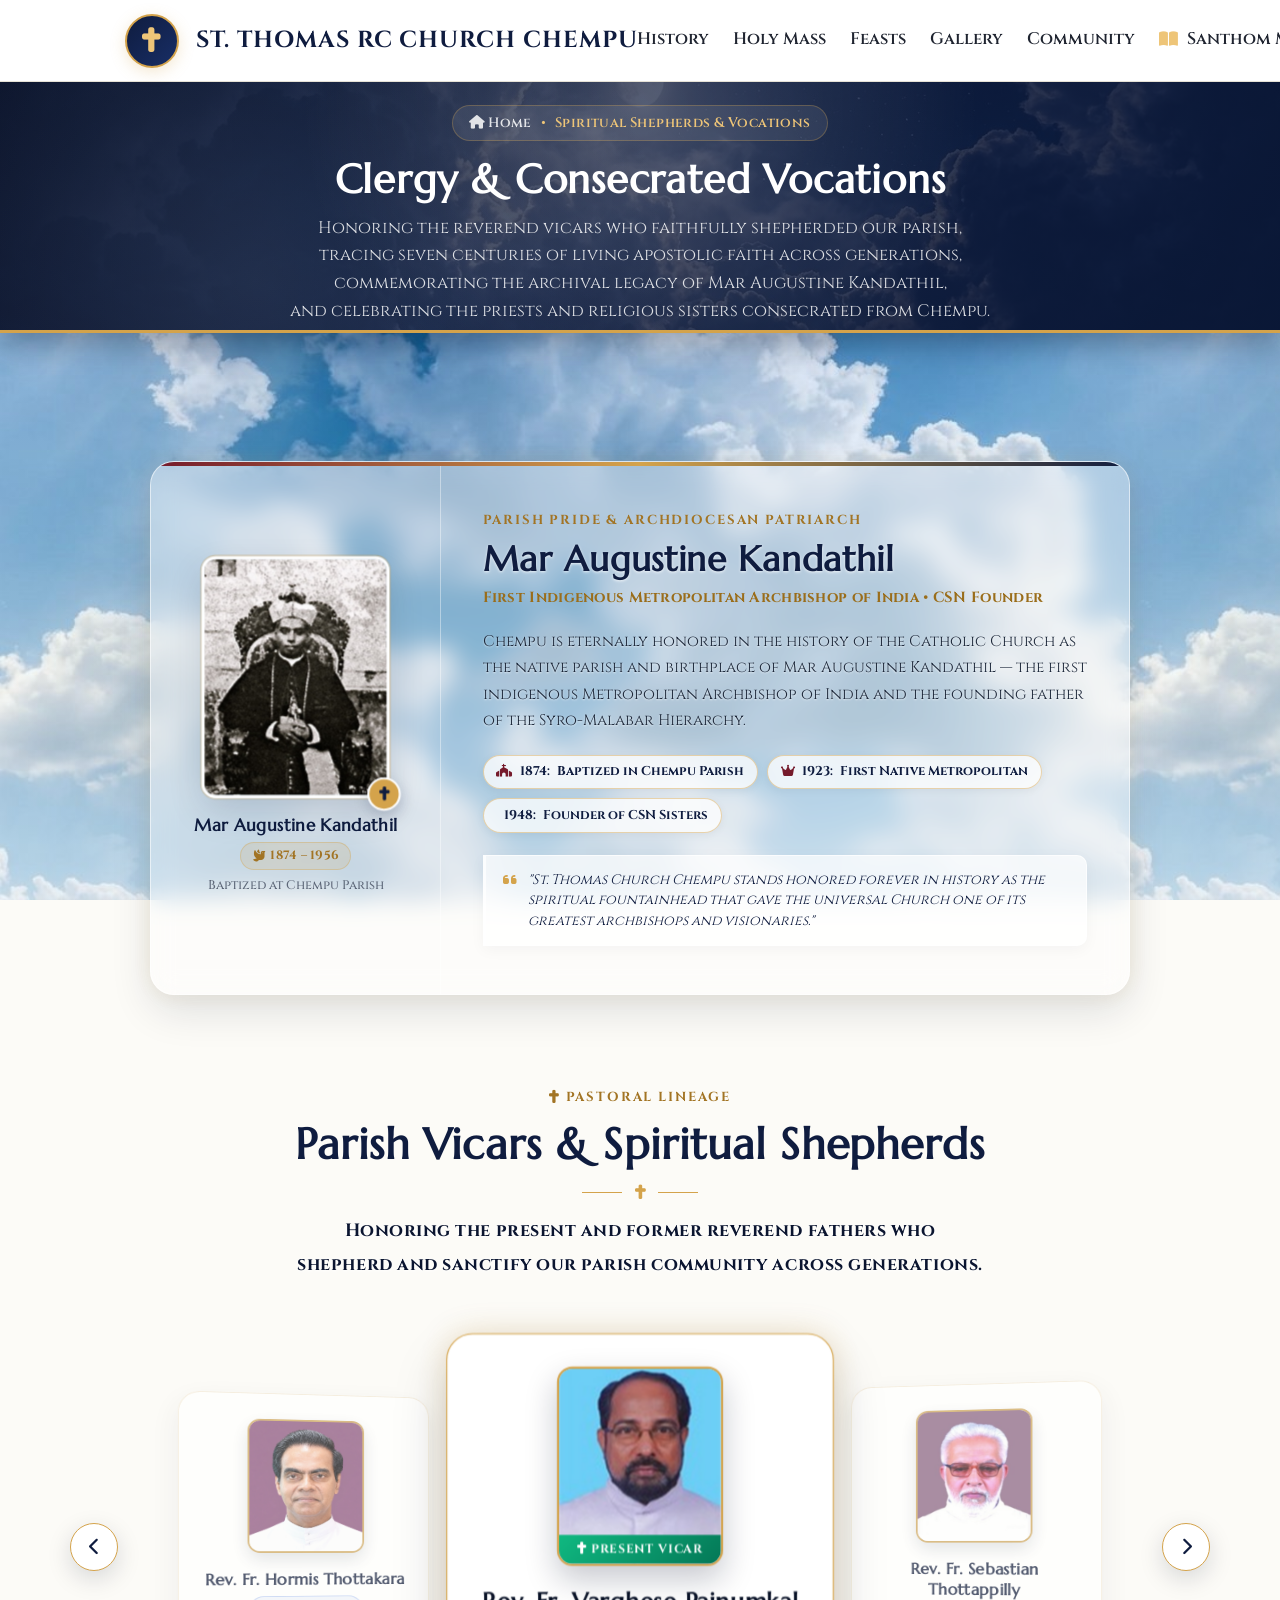
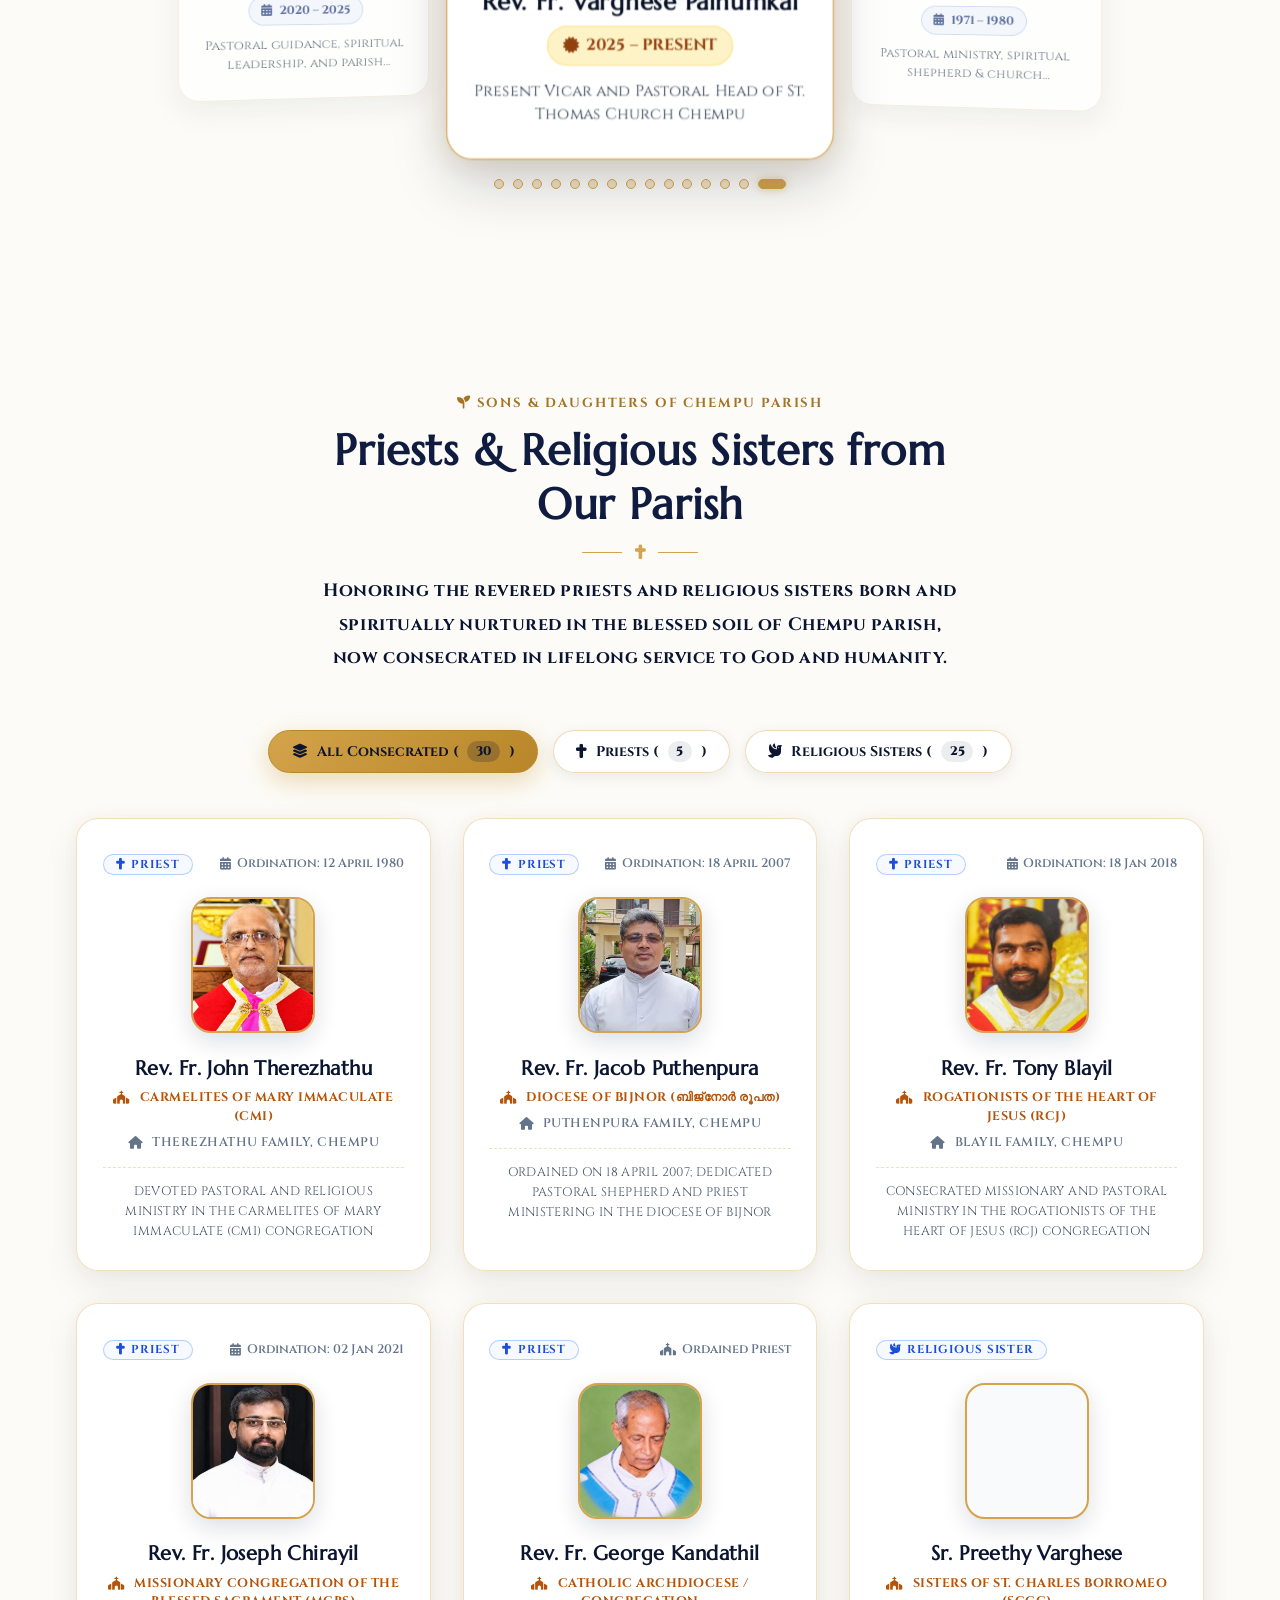
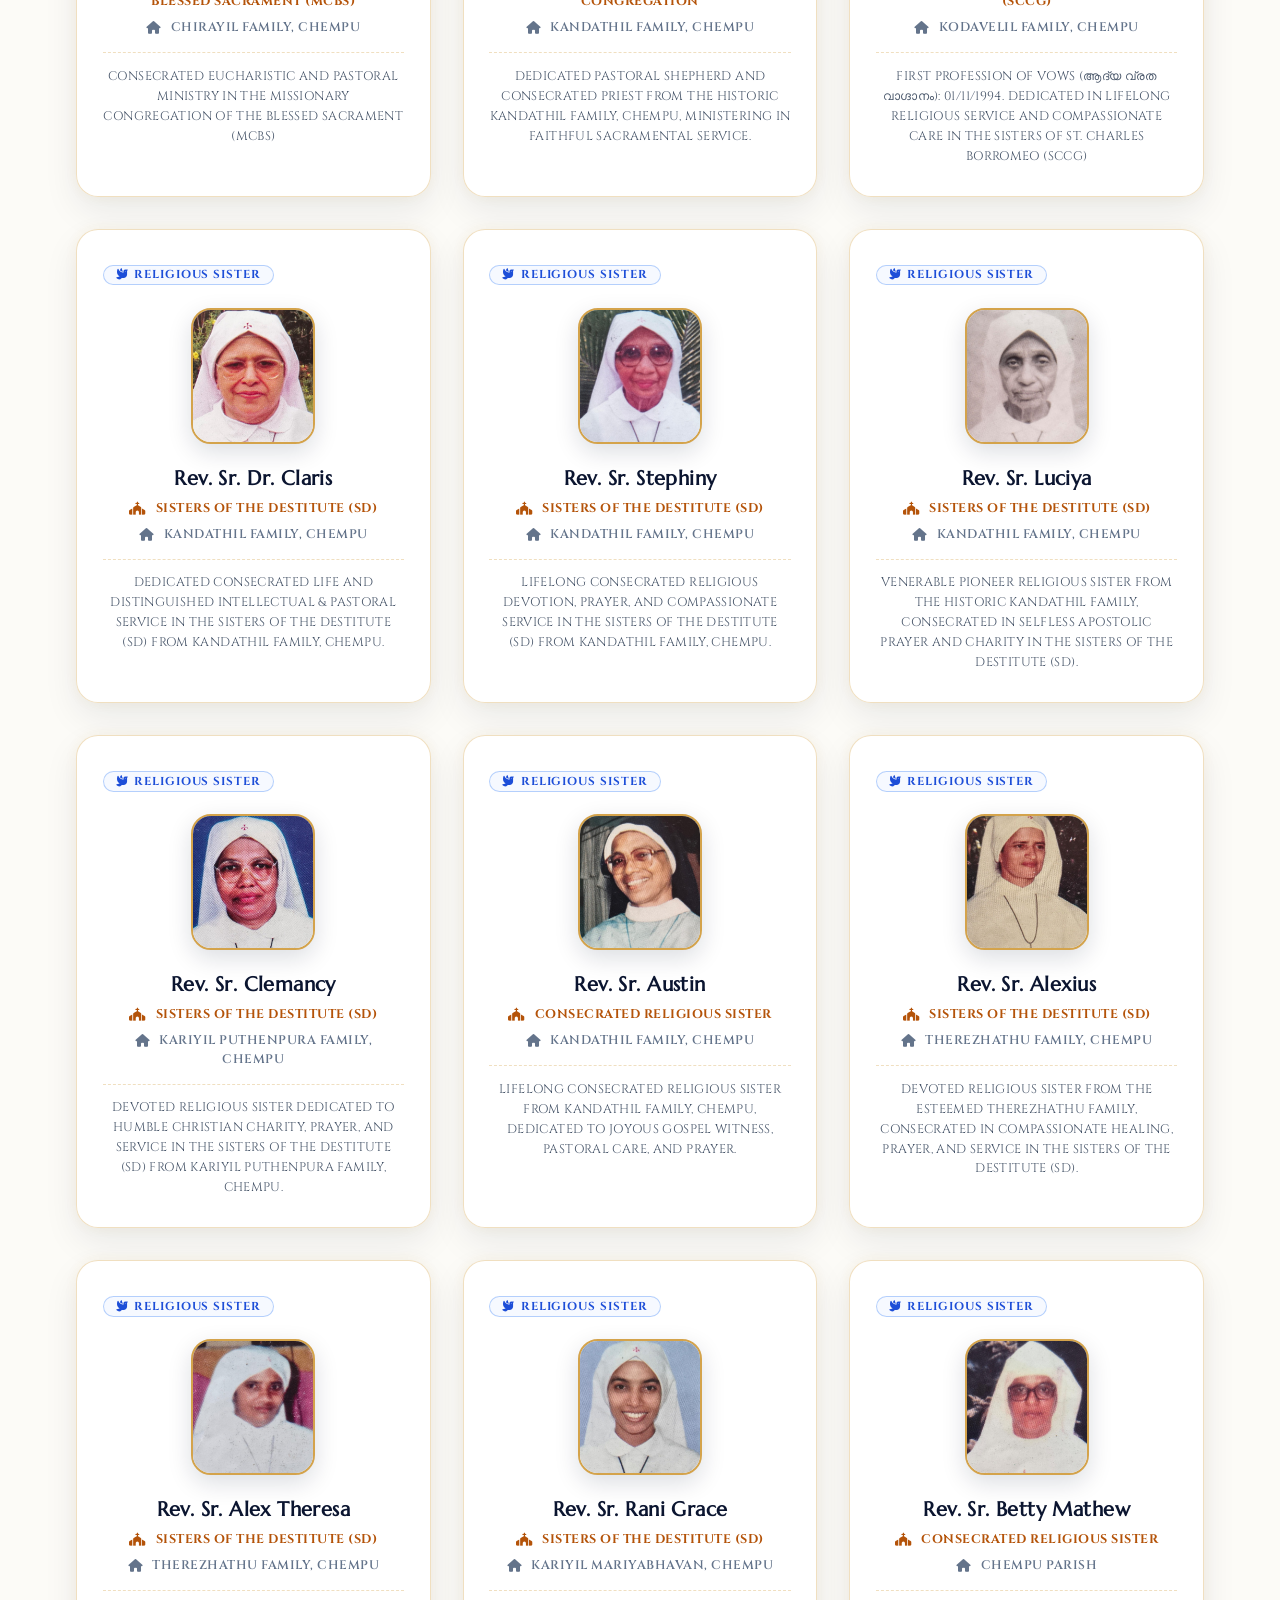
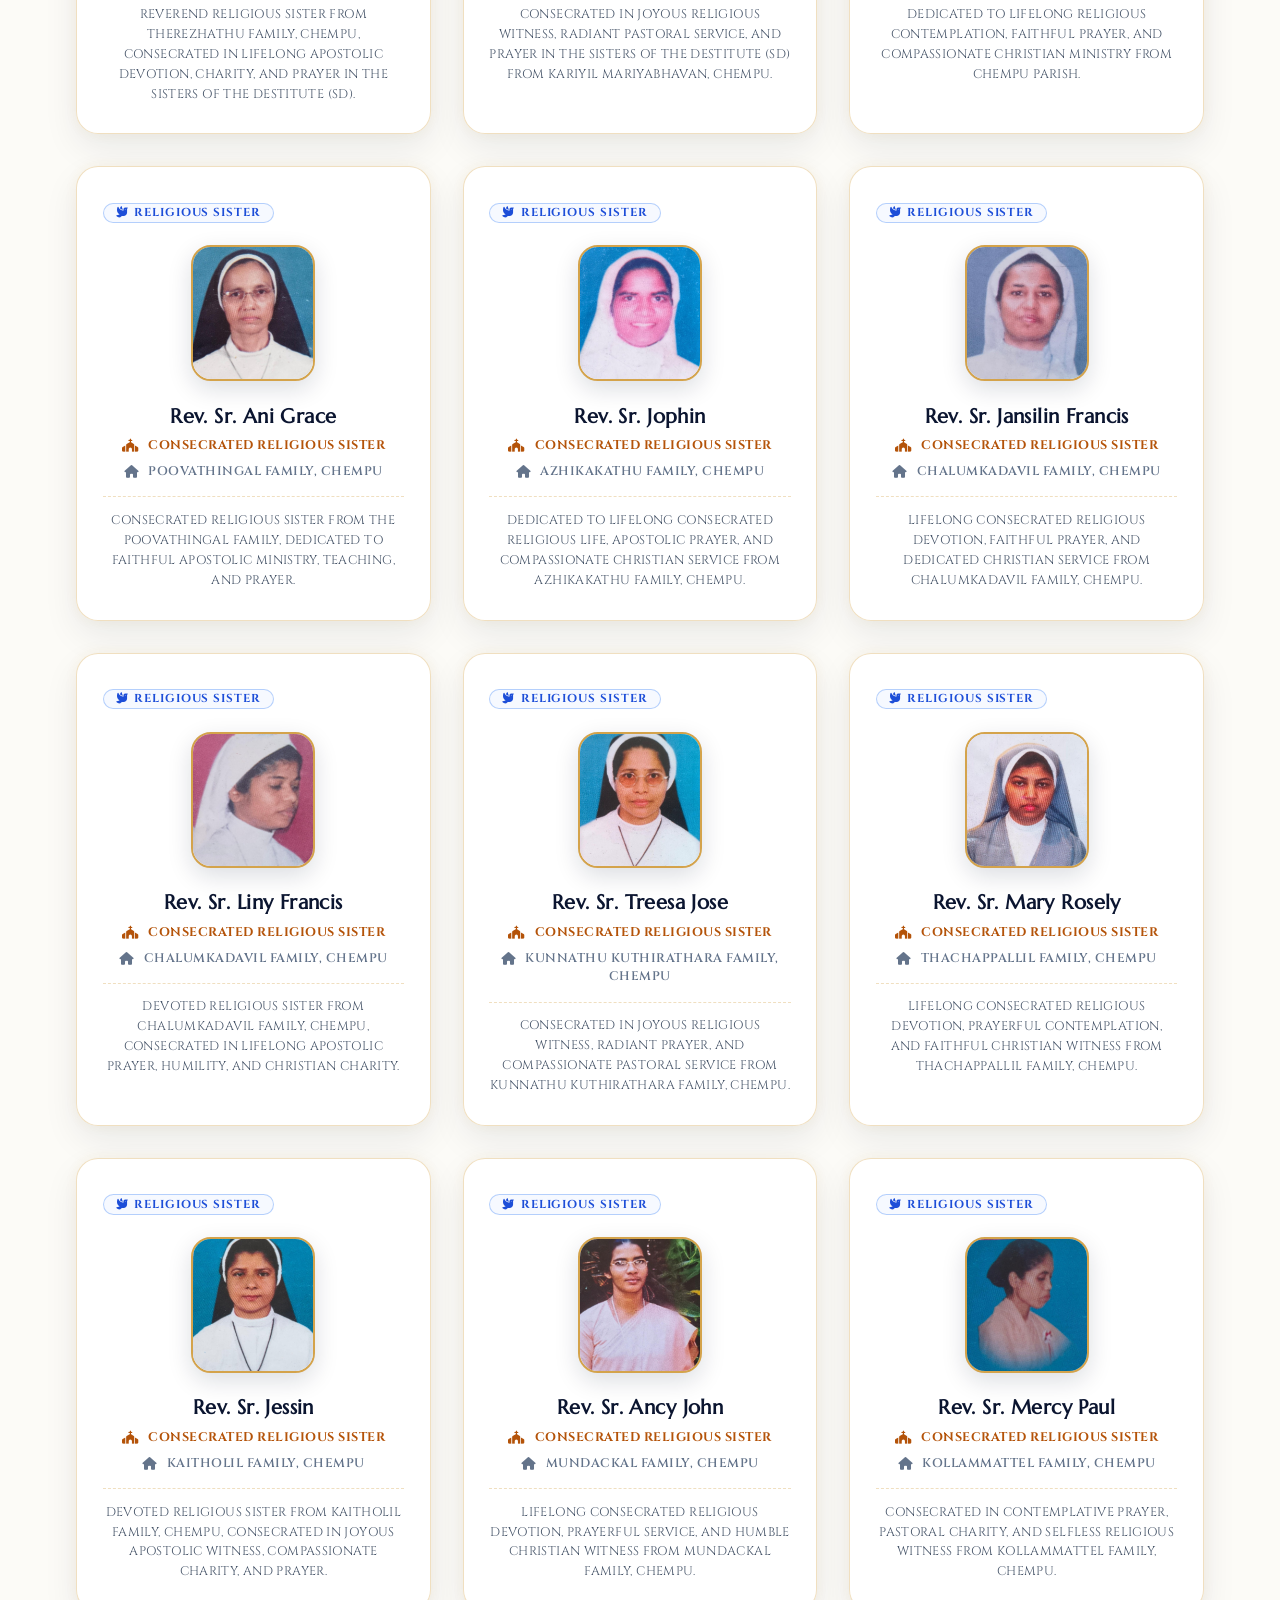
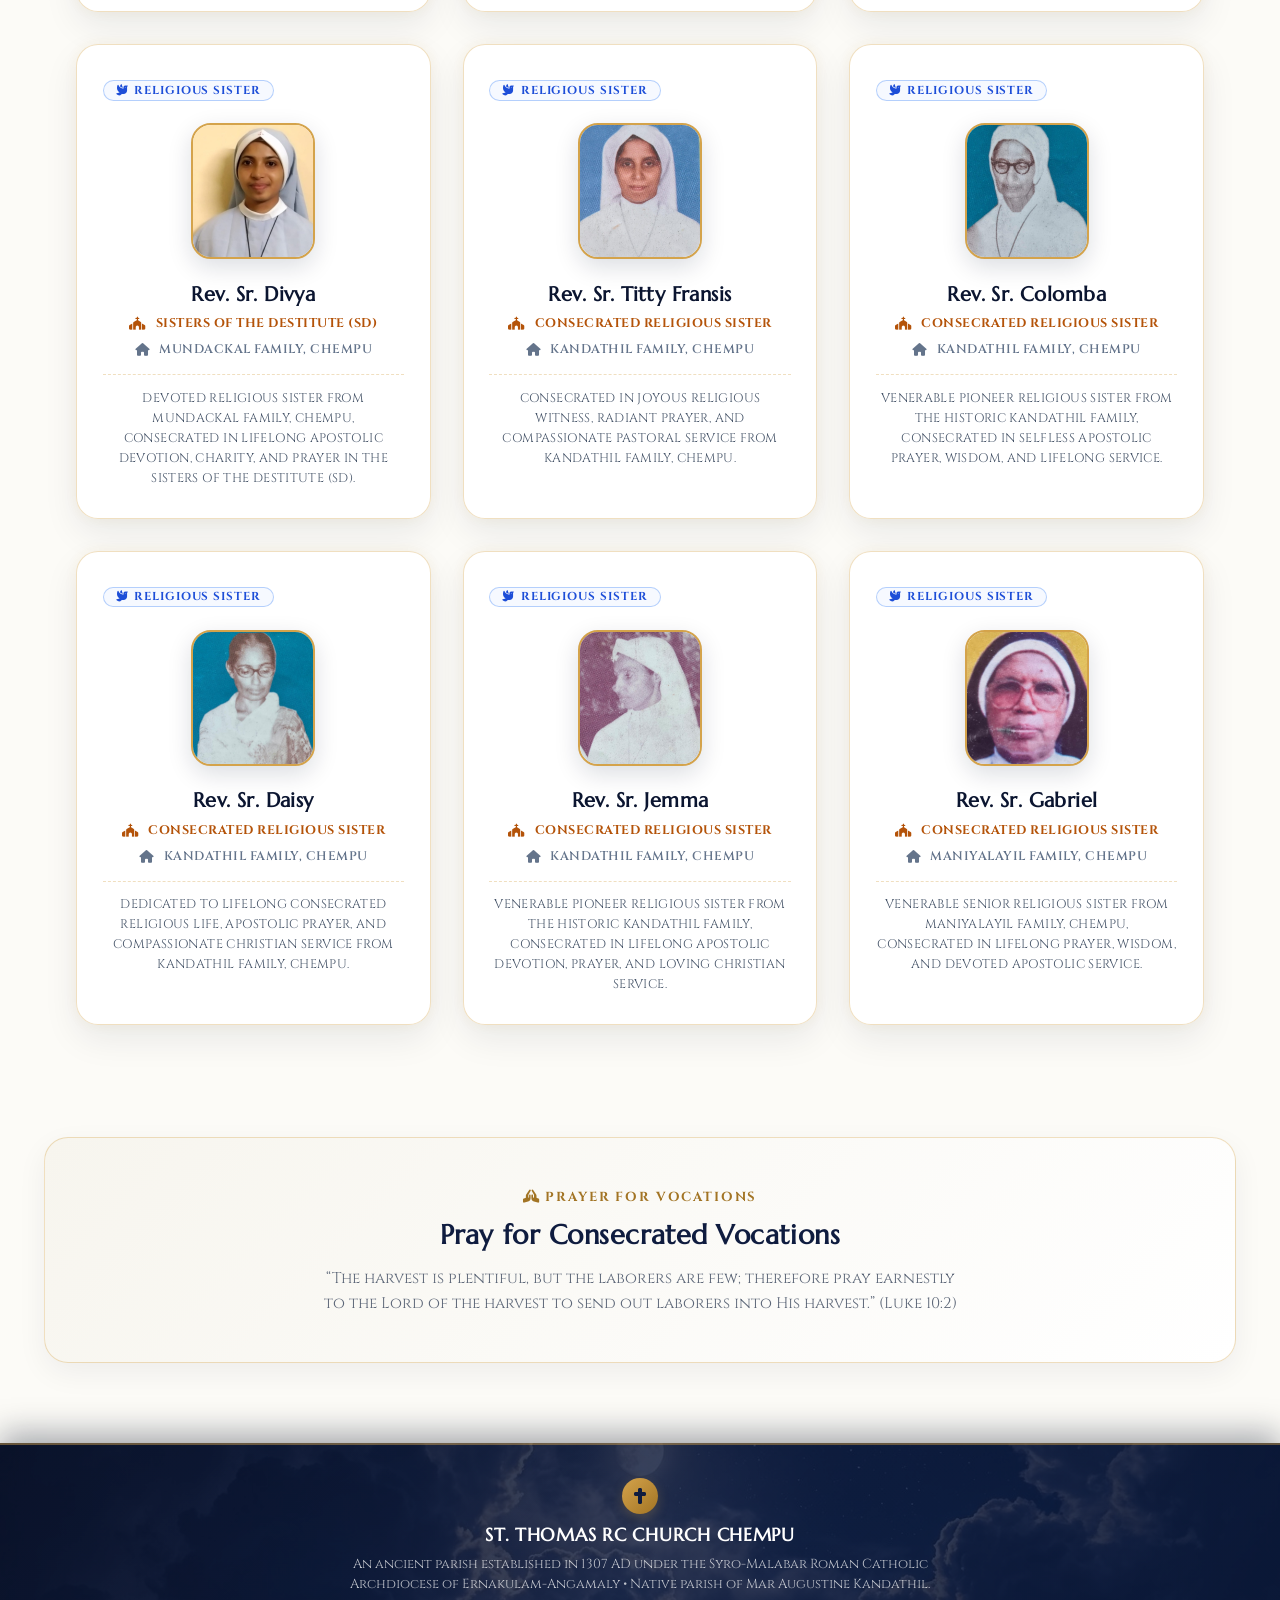
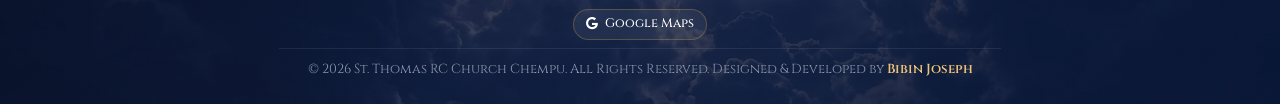
<file: clergy.html>
<!DOCTYPE html>
<html lang="en">
<head>
  <meta charset="UTF-8">
  <meta name="viewport" content="width=device-width, initial-scale=1.0">
  <title>Clergy &amp; Consecrated Vocations | St. Thomas RC Church Chempu</title>
  <link rel="icon" type="image/svg+xml" href="assets/images/favicon.svg">
  <meta name="description" content="Chronological lineage of parish vicars and directory of priests and religious sisters consecrated to God from St. Thomas Syro-Malabar Roman Catholic Church, Chempu.">
  <link rel="canonical" href="https://stthomasrcchurchchempu.in/clergy">
  <meta property="og:type" content="website">
  <meta property="og:title" content="Clergy &amp; Consecrated Vocations | St. Thomas RC Church Chempu">
  <meta property="og:description" content="Chronological lineage of parish vicars and directory of priests and religious sisters consecrated to God from St. Thomas Church Chempu.">
  <meta property="og:url" content="https://stthomasrcchurchchempu.in/clergy">
  <meta name="author" content="St. Thomas RC Church Chempu">

  <!-- Google Fonts Preconnect & Multi-Font Studio Families -->
  <link rel="preconnect" href="https://fonts.googleapis.com">
  <link rel="preconnect" href="https://fonts.gstatic.com" crossorigin>
  <link href="https://fonts.googleapis.com/css2?family=Cinzel:wght@500;600;700;800&family=Cormorant+Garamond:ital,wght@0,500;0,600;0,700;1,400&family=Inter:wght@300;400;500;600;700&family=Lora:ital,wght@0,400;0,500;0,600;0,700;1,400&family=Manrope:wght@400;500;600;700&family=Marcellus&family=Merriweather:ital,wght@0,300;0,400;0,700;1,400&family=Montserrat:wght@400;500;600;700;800&family=Noto+Serif:ital,wght@0,400;0,700;1,400&family=Outfit:wght@400;500;600;700&family=Playfair+Display:ital,wght@0,500;0,600;0,700;1,400&family=Plus+Jakarta+Sans:wght@300;400;500;600;700;800&family=Poppins:wght@300;400;500;600;700&family=Raleway:wght@400;500;600;700&display=swap" rel="stylesheet">

  <!-- Font Awesome 6 Icons -->
  <link rel="stylesheet" href="https://cdnjs.cloudflare.com/ajax/libs/font-awesome/6.4.0/css/all.min.css" integrity="sha512-iecdLmaskl7CVkqkXNQ/ZH/XLlvWZOJyj7Yy7tcenmpD1ypASozpmT/E0iPtmFIB46ZmdtAc9eNBvH0H/ZpiBw==" crossorigin="anonymous" referrerpolicy="no-referrer">

  <!-- Cache Control Directives -->
  <meta http-equiv="Cache-Control" content="no-cache, no-store, must-revalidate">
  <meta http-equiv="Pragma" content="no-cache">
  <meta http-equiv="Expires" content="0">

  <!-- Security Meta Headers -->
  <meta http-equiv="X-Content-Type-Options" content="nosniff">
  <meta http-equiv="X-XSS-Protection" content="1; mode=block">
  <meta name="referrer" content="strict-origin-when-cross-origin">

  <!-- Custom Stylesheets -->
  <link rel="stylesheet" href="assets/style.css?v=1795844500">
</head>
<body id="top" class="clergy-page">

  <!-- Sticky Main Header -->
  <header class="main-header" id="mainHeader">
    <div class="container header-inner">
      <a href="index.html#home" class="church-brand" aria-label="ST. THOMAS RC CHURCH CHEMPU">
        <div class="church-emblem">
          <i class="fas fa-cross"></i>
        </div>
        <div class="brand-text">
          <h1>ST. THOMAS RC CHURCH CHEMPU</h1>
        </div>
      </a>

      <!-- Desktop & Mobile Navigation Links -->
      <nav aria-label="Main Navigation">
        <ul class="nav-links" id="navLinks">
          <li><a href="index.html#about">History</a></li>
          <li><a href="index.html#mass-timings">Holy Mass</a></li>
          <li><a href="index.html#feasts">Feasts</a></li>
          <li><a href="index.html#gallery">Gallery</a></li>
          <li><a href="community">Community</a></li>
          <li><a href="magazine" title="Santhom Maria Parish Magazine"><i class="fas fa-book-open" style="margin-right: 4px; color: var(--gold-glow);"></i>Santhom Maria</a></li>
          <li><a href="contact">Contact</a></li>
        </ul>
      </nav>

      <div class="header-actions">
        <button class="mobile-nav-toggle" id="mobileNavToggle" aria-label="Toggle navigation menu">
          <i class="fas fa-bars"></i>
        </button>
      </div>
    </div>
  </header>

  <!-- Subpage Hero Banner -->
  <section class="subpage-hero" data-3d-dots="true">
    <canvas class="interactive-3d-dots-canvas"></canvas>
    <div class="container subpage-hero-inner has-3d-canvas-content">
      <div class="subpage-breadcrumbs">
        <a href="index.html#home"><i class="fas fa-home"></i> Home</a>
        <span>&bull;</span>
        <span>Spiritual Shepherds &amp; Vocations</span>
      </div>
      <h1 class="subpage-title">Clergy &amp; Consecrated Vocations</h1>
      <p class="subpage-subtitle" style="max-width: 900px; white-space: normal;">
        Honoring the reverend vicars who faithfully shepherded our parish,<br>
        tracing seven centuries of living apostolic faith across generations,<br>
        commemorating the archival legacy of Mar Augustine Kandathil,<br>
        and celebrating the priests and religious sisters consecrated from Chempu.
      </p>
    </div>
  </section>

  <!-- Main Content Container -->
  <main class="subpage-main" style="padding-top: 3.5rem; padding-bottom: 5rem;">
    <div class="container">

      <!-- Tier 1: Mar Augustine Kandathil Section (Eminent Hierarch & Native Son of Chempu) -->
      <section class="section-wrapper kandathil-section" id="archbishop">
        <div class="kandathil-square-showcase scroll-reveal anim-archbishop-card">
          
          <!-- Left Side: Photo Area with Light Background & 1/3rd Scaled Image -->
          <div class="kandathil-photo-side scroll-reveal anim-archbishop-portrait" id="kandathil3dCard" data-reveal-delay="150">
            <div class="kandathil-photo-wrap">
              <div class="kandathil-photo-frame">
                <img src="assets/images/mar_augustine_kandathil_portrait.jpg" alt="Mar Augustine Kandathil (1874-1956) - First Indigenous Metropolitan Archbishop of India" class="kandathil-main-photo" id="live_kandathil_photo" loading="eager" decoding="async">
                <div class="kandathil-3d-glare"></div>
                <span class="photo-crest" title="Indigenous Syrian Metropolitan"><i class="fas fa-cross"></i></span>
              </div>
              <div class="kandathil-photo-caption">
                <h4>Mar Augustine Kandathil</h4>
                <span class="kandathil-caption-badge"><i class="fas fa-dove"></i> 1874 &ndash; 1956</span>
                <p class="kandathil-caption-sub">Baptized at Chempu Parish</p>
              </div>
            </div>
          </div>

          <!-- Right Half: Description Area -->
          <div class="kandathil-content-side">
            <span class="section-eyebrow" id="live_kandathil_eyebrow" style="margin-bottom: 0.4rem; display: inline-block;">
              <i class="fas fa-crown"></i> Parish Pride &bull; Native Son of Chempu
            </span>
            <h2 class="kandathil-title" id="live_kandathil_title">
              Mar Augustine Kandathil
            </h2>
            <div class="kandathil-subtitle" id="live_kandathil_sub">
              First Indigenous Metropolitan Archbishop of India &bull; CSN Founder
            </div>
            <p class="kandathil-description" id="live_kandathil_lead">
              Born on August 25, 1874, in the devout Kandathil family of Chempu and baptized at St. Thomas Church, Mar Augustine Kandathil made history in 1923 when Pope Pius XI elevated him as the very first indigenous Metropolitan Archbishop of India and head of the Syro-Malabar Catholic Hierarchy. Over his four transformative decades of leadership, he founded the Congregation of the Sisters of Nazareth (CSN) in 1948, pioneered education, and guided the Church into a golden era before entering eternal rest in 1956.
            </p>
            <div class="kandathil-milestone-chips">
              <span class="kandathil-chip"><i class="fas fa-church"></i> <strong>1874:</strong> Baptized in Chempu Parish</span>
              <span class="kandathil-chip"><i class="fas fa-crown"></i> <strong>1923:</strong> First Native Metropolitan</span>
              <span class="kandathil-chip"><i class="fas fa-hands-holding-heart"></i> <strong>1948:</strong> Founder of CSN Sisters</span>
            </div>
            <div class="kandathil-quote-box">
              <i class="fas fa-quote-left"></i>
              <span id="live_kandathil_quote">"St. Thomas Church Chempu stands honored forever as the spiritual cradle of India's first indigenous Metropolitan Archbishop."</span>
            </div>
          </div>

        </div>
      </section>

      <!-- Section 2: Parish Vicars & Shepherds (Chronological Lineage 3-in-a-Row Carousel) -->
      <section class="section-wrapper" id="former-vicars" style="padding-top: 1rem;">
        <div class="section-title-wrap scroll-reveal">
          <span class="section-eyebrow"><i class="fas fa-cross"></i> Pastoral Lineage</span>
          <h2 class="section-title">Parish Vicars &amp; Spiritual Shepherds</h2>
          <div class="title-ornament">
            <span></span><i class="fas fa-cross"></i><span></span>
          </div>
          <p class="section-lead">Honoring the present and former reverend fathers who shepherd and sanctify our parish community across generations.</p>
        </div>

        <!-- 3-Card Panoramic Vicar Showcase Carousel -->
        <div class="vicars-carousel-wrapper scroll-reveal" id="vicarsCarouselWrapper">
          <button class="vicar-nav-btn prev-btn" id="vicarPrevBtn" aria-label="Previous Vicar" title="Previous Vicar">
            <i class="fas fa-chevron-left"></i>
          </button>

          <div class="vicars-trio-stage" id="vicarsTrioStage">
          </div>

          <button class="vicar-nav-btn next-btn" id="vicarNextBtn" aria-label="Next Vicar" title="Next Vicar">
            <i class="fas fa-chevron-right"></i>
          </button>
        </div>

        <!-- Carousel Pagination Indicators -->
        <div class="vicar-dots" id="vicarDots"></div>
      </section>

      <!-- Section 2: Priests and Religious Sisters from Chempu Parish -->
      <section class="section-wrapper bg-alt" id="vocations" style="border-radius: 20px; padding: 3.5rem 2rem; margin-top: 3.5rem;">
        <div class="section-title-wrap scroll-reveal">
          <span class="section-eyebrow"><i class="fas fa-seedling"></i> Sons &amp; Daughters of Chempu Parish</span>
          <h2 class="section-title">Priests &amp; Religious Sisters from Our Parish</h2>
          <div class="title-ornament">
            <span></span><i class="fas fa-cross"></i><span></span>
          </div>
          <p class="section-lead">Honoring the revered priests and religious sisters born and spiritually nurtured in the blessed soil of Chempu parish, now consecrated in lifelong service to God and humanity.</p>
        </div>

        <!-- Filter Category Buttons -->
        <div class="vocations-filter-bar scroll-reveal">
          <button class="vocations-filter-btn active" data-vocation-filter="all">
            <i class="fas fa-layer-group"></i> All Consecrated (<span>0</span>)
          </button>
          <button class="vocations-filter-btn" data-vocation-filter="priest">
            <i class="fas fa-cross"></i> Priests (<span>0</span>)
          </button>
          <button class="vocations-filter-btn" data-vocation-filter="sister">
            <i class="fas fa-dove"></i> Religious Sisters (<span>0</span>)
          </button>
        </div>

        <!-- Consecrated Members Grid (Static Permanent Entries from Chempu Parish) -->
        <div class="vocations-grid" id="vocationsGrid">
          <!-- 1. Rev. Fr. John Therezhathu CMI -->
          <div class="vocation-member-card anim-admin-card is-revealed" data-vocation-type="priest" style="opacity: 1; transform: none;">
            <div class="vocation-card-top">
              <span class="vocation-type-tag tag-priest">
                <i class="fas fa-cross"></i> Priest
              </span>
              <span class="vocation-year-chip"><i class="fas fa-calendar-alt"></i> Ordination: 12 April 1980</span>
            </div>
            <div class="vocation-photo-frame">
              <img src="assets/images/fr_john_therezhathu.jpg" alt="Rev. Fr. John Therezhathu CMI" loading="lazy" decoding="async">
            </div>
            <h4 class="vocation-name">Rev. Fr. John Therezhathu</h4>
            <div class="vocation-congregation">
              <i class="fas fa-church"></i> Carmelites of Mary Immaculate (CMI)
            </div>
            <div class="vocation-house"><i class="fas fa-home"></i> Therezhathu Family, Chempu</div>
            <p class="vocation-note">Devoted pastoral and religious ministry in the Carmelites of Mary Immaculate (CMI) congregation</p>
          </div>

          <!-- 2. Rev. Fr. Jacob Puthenpura -->
          <div class="vocation-member-card anim-admin-card is-revealed" data-vocation-type="priest" style="opacity: 1; transform: none;">
            <div class="vocation-card-top">
              <span class="vocation-type-tag tag-priest">
                <i class="fas fa-cross"></i> Priest
              </span>
              <span class="vocation-year-chip"><i class="fas fa-calendar-alt"></i> Ordination: 18 April 2007</span>
            </div>
            <div class="vocation-photo-frame">
              <img src="assets/images/fr_jacob_puthenpura.jpg" alt="Rev. Fr. Jacob Puthenpura" loading="lazy" decoding="async">
            </div>
            <h4 class="vocation-name">Rev. Fr. Jacob Puthenpura</h4>
            <div class="vocation-congregation">
              <i class="fas fa-church"></i> Diocese of Bijnor (ബിജ്നോർ രൂപത)
            </div>
            <div class="vocation-house"><i class="fas fa-home"></i> Puthenpura Family, Chempu</div>
            <p class="vocation-note">Ordained on 18 April 2007; dedicated pastoral shepherd and priest ministering in the Diocese of Bijnor</p>
          </div>

          <!-- 3. Rev. Fr. Tony Blayil RCJ -->
          <div class="vocation-member-card anim-admin-card is-revealed" data-vocation-type="priest" style="opacity: 1; transform: none;">
            <div class="vocation-card-top">
              <span class="vocation-type-tag tag-priest">
                <i class="fas fa-cross"></i> Priest
              </span>
              <span class="vocation-year-chip"><i class="fas fa-calendar-alt"></i> Ordination: 18 Jan 2018</span>
            </div>
            <div class="vocation-photo-frame">
              <img src="assets/images/fr_tony_blayil.jpg" alt="Rev. Fr. Tony Blayil RCJ" loading="lazy" decoding="async">
            </div>
            <h4 class="vocation-name">Rev. Fr. Tony Blayil</h4>
            <div class="vocation-congregation">
              <i class="fas fa-church"></i> Rogationists of the Heart of Jesus (RCJ)
            </div>
            <div class="vocation-house"><i class="fas fa-home"></i> Blayil Family, Chempu</div>
            <p class="vocation-note">Consecrated missionary and pastoral ministry in the Rogationists of the Heart of Jesus (RCJ) congregation</p>
          </div>

          <!-- 4. Rev. Fr. Joseph Chirayil MCBS -->
          <div class="vocation-member-card anim-admin-card is-revealed" data-vocation-type="priest" style="opacity: 1; transform: none;">
            <div class="vocation-card-top">
              <span class="vocation-type-tag tag-priest">
                <i class="fas fa-cross"></i> Priest
              </span>
              <span class="vocation-year-chip"><i class="fas fa-calendar-alt"></i> Ordination: 02 Jan 2021</span>
            </div>
            <div class="vocation-photo-frame">
              <img src="assets/images/fr_joseph_chirayil.jpg" alt="Rev. Fr. Joseph Chirayil MCBS" loading="lazy" decoding="async">
            </div>
            <h4 class="vocation-name">Rev. Fr. Joseph Chirayil</h4>
            <div class="vocation-congregation">
              <i class="fas fa-church"></i> Missionary Congregation of the Blessed Sacrament (MCBS)
            </div>
            <div class="vocation-house"><i class="fas fa-home"></i> Chirayil Family, Chempu</div>
            <p class="vocation-note">Consecrated Eucharistic and pastoral ministry in the Missionary Congregation of the Blessed Sacrament (MCBS)</p>
          </div>

          <!-- 5. Rev. Fr. George Kandathil -->
          <div class="vocation-member-card anim-admin-card is-revealed" data-vocation-type="priest" style="opacity: 1; transform: none;">
            <div class="vocation-card-top">
              <span class="vocation-type-tag tag-priest">
                <i class="fas fa-cross"></i> Priest
              </span>
              <span class="vocation-year-chip"><i class="fas fa-church"></i> Ordained Priest</span>
            </div>
            <div class="vocation-photo-frame">
              <img src="assets/images/fr_george_kandathil.jpg" alt="Rev. Fr. George Kandathil" loading="lazy" decoding="async">
            </div>
            <h4 class="vocation-name">Rev. Fr. George Kandathil</h4>
            <div class="vocation-congregation">
              <i class="fas fa-church"></i> Catholic Archdiocese / Congregation
            </div>
            <div class="vocation-house"><i class="fas fa-home"></i> Kandathil Family, Chempu</div>
            <p class="vocation-note">Dedicated pastoral shepherd and consecrated priest from the historic Kandathil family, Chempu, ministering in faithful sacramental service.</p>
          </div>

          <!-- 6. Sr. Preethy Varghese Kodavelil SCCG -->
          <div class="vocation-member-card anim-admin-card is-revealed" data-vocation-type="sister" style="opacity: 1; transform: none;">
            <div class="vocation-card-top">
              <span class="vocation-type-tag tag-sister">
                <i class="fas fa-dove"></i> Religious Sister
              </span>
            </div>
            <div class="vocation-photo-frame">
              <img src="assets/images/sr_preethy_varghese.jpg" alt="Sr. Preethy Varghese Kodavelil SCCG" loading="lazy" decoding="async">
            </div>
            <h4 class="vocation-name">Sr. Preethy Varghese</h4>
            <div class="vocation-congregation">
              <i class="fas fa-church"></i> Sisters of St. Charles Borromeo (SCCG)
            </div>
            <div class="vocation-house"><i class="fas fa-home"></i> Kodavelil Family, Chempu</div>
            <p class="vocation-note">First Profession of Vows (ആദ്യ വ്രത വാഗ്ദാനം): 01/11/1994. Dedicated in lifelong religious service and compassionate care in the Sisters of St. Charles Borromeo (SCCG)</p>
          </div>

          <!-- 6. Rev. Sr. Dr. Claris Kandathil SD -->
          <div class="vocation-member-card anim-admin-card is-revealed" data-vocation-type="sister" style="opacity: 1; transform: none;">
            <div class="vocation-card-top">
              <span class="vocation-type-tag tag-sister">
                <i class="fas fa-dove"></i> Religious Sister
              </span>
            </div>
            <div class="vocation-photo-frame">
              <img src="assets/images/sr_claris_kandathil.jpg" alt="Rev. Sr. Dr. Claris" loading="lazy" decoding="async">
            </div>
            <h4 class="vocation-name">Rev. Sr. Dr. Claris</h4>
            <div class="vocation-congregation">
              <i class="fas fa-church"></i> Sisters of the Destitute (SD)
            </div>
            <div class="vocation-house"><i class="fas fa-home"></i> Kandathil Family, Chempu</div>
            <p class="vocation-note">Dedicated consecrated life and distinguished intellectual & pastoral service in the Sisters of the Destitute (SD) from Kandathil family, Chempu.</p>
          </div>

          <!-- 7. Rev. Sr. Stephiny Kandathil SD -->
          <div class="vocation-member-card anim-admin-card is-revealed" data-vocation-type="sister" style="opacity: 1; transform: none;">
            <div class="vocation-card-top">
              <span class="vocation-type-tag tag-sister">
                <i class="fas fa-dove"></i> Religious Sister
              </span>
            </div>
            <div class="vocation-photo-frame">
              <img src="assets/images/sr_stephiny_kandathil.jpg" alt="Rev. Sr. Stephiny" loading="lazy" decoding="async">
            </div>
            <h4 class="vocation-name">Rev. Sr. Stephiny</h4>
            <div class="vocation-congregation">
              <i class="fas fa-church"></i> Sisters of the Destitute (SD)
            </div>
            <div class="vocation-house"><i class="fas fa-home"></i> Kandathil Family, Chempu</div>
            <p class="vocation-note">Lifelong consecrated religious devotion, prayer, and compassionate service in the Sisters of the Destitute (SD) from Kandathil family, Chempu.</p>
          </div>

          <!-- 8. Rev. Sr. Luciya Kandathil SD -->
          <div class="vocation-member-card anim-admin-card is-revealed" data-vocation-type="sister" style="opacity: 1; transform: none;">
            <div class="vocation-card-top">
              <span class="vocation-type-tag tag-sister">
                <i class="fas fa-dove"></i> Religious Sister
              </span>
            </div>
            <div class="vocation-photo-frame">
              <img src="assets/images/sr_luciya_kandathil.jpg" alt="Rev. Sr. Luciya" loading="lazy" decoding="async">
            </div>
            <h4 class="vocation-name">Rev. Sr. Luciya</h4>
            <div class="vocation-congregation">
              <i class="fas fa-church"></i> Sisters of the Destitute (SD)
            </div>
            <div class="vocation-house"><i class="fas fa-home"></i> Kandathil Family, Chempu</div>
            <p class="vocation-note">Venerable pioneer religious sister from the historic Kandathil family, consecrated in selfless apostolic prayer and charity in the Sisters of the Destitute (SD).</p>
          </div>

          <!-- 9. Rev. Sr. Clemancy Kariyil Puthenpura SD -->
          <div class="vocation-member-card anim-admin-card is-revealed" data-vocation-type="sister" style="opacity: 1; transform: none;">
            <div class="vocation-card-top">
              <span class="vocation-type-tag tag-sister">
                <i class="fas fa-dove"></i> Religious Sister
              </span>
            </div>
            <div class="vocation-photo-frame">
              <img src="assets/images/sr_clemancy_kariyil.jpg" alt="Rev. Sr. Clemancy" loading="lazy" decoding="async">
            </div>
            <h4 class="vocation-name">Rev. Sr. Clemancy</h4>
            <div class="vocation-congregation">
              <i class="fas fa-church"></i> Sisters of the Destitute (SD)
            </div>
            <div class="vocation-house"><i class="fas fa-home"></i> Kariyil Puthenpura Family, Chempu</div>
            <p class="vocation-note">Devoted religious sister dedicated to humble Christian charity, prayer, and service in the Sisters of the Destitute (SD) from Kariyil Puthenpura family, Chempu.</p>
          </div>

          <!-- 10. Rev. Sr. Austin Kandathil -->
          <div class="vocation-member-card anim-admin-card is-revealed" data-vocation-type="sister" style="opacity: 1; transform: none;">
            <div class="vocation-card-top">
              <span class="vocation-type-tag tag-sister">
                <i class="fas fa-dove"></i> Religious Sister
              </span>
            </div>
            <div class="vocation-photo-frame">
              <img src="assets/images/sr_austin_kandathil.jpg" alt="Rev. Sr. Austin" loading="lazy" decoding="async">
            </div>
            <h4 class="vocation-name">Rev. Sr. Austin</h4>
            <div class="vocation-congregation">
              <i class="fas fa-church"></i> Consecrated Religious Sister
            </div>
            <div class="vocation-house"><i class="fas fa-home"></i> Kandathil Family, Chempu</div>
            <p class="vocation-note">Lifelong consecrated religious sister from Kandathil family, Chempu, dedicated to joyous gospel witness, pastoral care, and prayer.</p>
          </div>

          <!-- 11. Rev. Sr. Alexius Therezhathu SD -->
          <div class="vocation-member-card anim-admin-card is-revealed" data-vocation-type="sister" style="opacity: 1; transform: none;">
            <div class="vocation-card-top">
              <span class="vocation-type-tag tag-sister">
                <i class="fas fa-dove"></i> Religious Sister
              </span>
            </div>
            <div class="vocation-photo-frame">
              <img src="assets/images/sr_alexius_therezhathu.jpg" alt="Rev. Sr. Alexius" loading="lazy" decoding="async">
            </div>
            <h4 class="vocation-name">Rev. Sr. Alexius</h4>
            <div class="vocation-congregation">
              <i class="fas fa-church"></i> Sisters of the Destitute (SD)
            </div>
            <div class="vocation-house"><i class="fas fa-home"></i> Therezhathu Family, Chempu</div>
            <p class="vocation-note">Devoted religious sister from the esteemed Therezhathu family, consecrated in compassionate healing, prayer, and service in the Sisters of the Destitute (SD).</p>
          </div>

          <!-- 12. Rev. Sr. Alex Theresa Therezhathu SD -->
          <div class="vocation-member-card anim-admin-card is-revealed" data-vocation-type="sister" style="opacity: 1; transform: none;">
            <div class="vocation-card-top">
              <span class="vocation-type-tag tag-sister">
                <i class="fas fa-dove"></i> Religious Sister
              </span>
            </div>
            <div class="vocation-photo-frame">
              <img src="assets/images/sr_alex_theresa_therezhathu.jpg" alt="Rev. Sr. Alex Theresa" loading="lazy" decoding="async">
            </div>
            <h4 class="vocation-name">Rev. Sr. Alex Theresa</h4>
            <div class="vocation-congregation">
              <i class="fas fa-church"></i> Sisters of the Destitute (SD)
            </div>
            <div class="vocation-house"><i class="fas fa-home"></i> Therezhathu Family, Chempu</div>
            <p class="vocation-note">Reverend religious sister from Therezhathu family, Chempu, consecrated in lifelong apostolic devotion, charity, and prayer in the Sisters of the Destitute (SD).</p>
          </div>

          <!-- 13. Rev. Sr. Rani Grace SD -->
          <div class="vocation-member-card anim-admin-card is-revealed" data-vocation-type="sister" style="opacity: 1; transform: none;">
            <div class="vocation-card-top">
              <span class="vocation-type-tag tag-sister">
                <i class="fas fa-dove"></i> Religious Sister
              </span>
            </div>
            <div class="vocation-photo-frame">
              <img src="assets/images/sr_rani_grace.jpg" alt="Rev. Sr. Rani Grace" loading="lazy" decoding="async">
            </div>
            <h4 class="vocation-name">Rev. Sr. Rani Grace</h4>
            <div class="vocation-congregation">
              <i class="fas fa-church"></i> Sisters of the Destitute (SD)
            </div>
            <div class="vocation-house"><i class="fas fa-home"></i> Kariyil MariyaBhavan, Chempu</div>
            <p class="vocation-note">Consecrated in joyous religious witness, radiant pastoral service, and prayer in the Sisters of the Destitute (SD) from Kariyil MariyaBhavan, Chempu.</p>
          </div>

          <!-- 14. Rev. Sr. Betty Mathew -->
          <div class="vocation-member-card anim-admin-card is-revealed" data-vocation-type="sister" style="opacity: 1; transform: none;">
            <div class="vocation-card-top">
              <span class="vocation-type-tag tag-sister">
                <i class="fas fa-dove"></i> Religious Sister
              </span>
            </div>
            <div class="vocation-photo-frame">
              <img src="assets/images/sr_betty_mathew.jpg" alt="Rev. Sr. Betty Mathew" loading="lazy" decoding="async">
            </div>
            <h4 class="vocation-name">Rev. Sr. Betty Mathew</h4>
            <div class="vocation-congregation">
              <i class="fas fa-church"></i> Consecrated Religious Sister
            </div>
            <div class="vocation-house"><i class="fas fa-home"></i> Chempu Parish</div>
            <p class="vocation-note">Dedicated to lifelong religious contemplation, faithful prayer, and compassionate Christian ministry from Chempu parish.</p>
          </div>

          <!-- 15. Rev. Sr. Ani Grace Poovathingal -->
          <div class="vocation-member-card anim-admin-card is-revealed" data-vocation-type="sister" style="opacity: 1; transform: none;">
            <div class="vocation-card-top">
              <span class="vocation-type-tag tag-sister">
                <i class="fas fa-dove"></i> Religious Sister
              </span>
            </div>
            <div class="vocation-photo-frame">
              <img src="assets/images/sr_ani_grace_poovathingal.jpg" alt="Rev. Sr. Ani Grace" loading="lazy" decoding="async">
            </div>
            <h4 class="vocation-name">Rev. Sr. Ani Grace</h4>
            <div class="vocation-congregation">
              <i class="fas fa-church"></i> Consecrated Religious Sister
            </div>
            <div class="vocation-house"><i class="fas fa-home"></i> Poovathingal Family, Chempu</div>
            <p class="vocation-note">Consecrated religious sister from the Poovathingal family, dedicated to faithful apostolic ministry, teaching, and prayer.</p>
          </div>

          <!-- 16. Rev. Sr. Jophin Azhikakathu -->
          <div class="vocation-member-card anim-admin-card is-revealed" data-vocation-type="sister" style="opacity: 1; transform: none;">
            <div class="vocation-card-top">
              <span class="vocation-type-tag tag-sister">
                <i class="fas fa-dove"></i> Religious Sister
              </span>
            </div>
            <div class="vocation-photo-frame">
              <img src="assets/images/sr_jophin_azhikakathu.jpg" alt="Rev. Sr. Jophin" loading="lazy" decoding="async">
            </div>
            <h4 class="vocation-name">Rev. Sr. Jophin</h4>
            <div class="vocation-congregation">
              <i class="fas fa-church"></i> Consecrated Religious Sister
            </div>
            <div class="vocation-house"><i class="fas fa-home"></i> Azhikakathu Family, Chempu</div>
            <p class="vocation-note">Dedicated to lifelong consecrated religious life, apostolic prayer, and compassionate Christian service from Azhikakathu family, Chempu.</p>
          </div>

          <!-- 17. Rev. Sr. Jansilin Francis Chalumkadavil -->
          <div class="vocation-member-card anim-admin-card is-revealed" data-vocation-type="sister" style="opacity: 1; transform: none;">
            <div class="vocation-card-top">
              <span class="vocation-type-tag tag-sister">
                <i class="fas fa-dove"></i> Religious Sister
              </span>
            </div>
            <div class="vocation-photo-frame">
              <img src="assets/images/sr_jansilin_francis_chalumkadavil.jpg" alt="Rev. Sr. Jansilin Francis" loading="lazy" decoding="async">
            </div>
            <h4 class="vocation-name">Rev. Sr. Jansilin Francis</h4>
            <div class="vocation-congregation">
              <i class="fas fa-church"></i> Consecrated Religious Sister
            </div>
            <div class="vocation-house"><i class="fas fa-home"></i> Chalumkadavil Family, Chempu</div>
            <p class="vocation-note">Lifelong consecrated religious devotion, faithful prayer, and dedicated Christian service from Chalumkadavil family, Chempu.</p>
          </div>

          <!-- 18. Rev. Sr. Liny Francis Chalumkadavil -->
          <div class="vocation-member-card anim-admin-card is-revealed" data-vocation-type="sister" style="opacity: 1; transform: none;">
            <div class="vocation-card-top">
              <span class="vocation-type-tag tag-sister">
                <i class="fas fa-dove"></i> Religious Sister
              </span>
            </div>
            <div class="vocation-photo-frame">
              <img src="assets/images/sr_liny_francis_chalumkadavil.jpg" alt="Rev. Sr. Liny Francis" loading="lazy" decoding="async">
            </div>
            <h4 class="vocation-name">Rev. Sr. Liny Francis</h4>
            <div class="vocation-congregation">
              <i class="fas fa-church"></i> Consecrated Religious Sister
            </div>
            <div class="vocation-house"><i class="fas fa-home"></i> Chalumkadavil Family, Chempu</div>
            <p class="vocation-note">Devoted religious sister from Chalumkadavil family, Chempu, consecrated in lifelong apostolic prayer, humility, and Christian charity.</p>
          </div>

          <!-- 19. Rev. Sr. Treesa Jose Kunnathu Kuthirathara -->
          <div class="vocation-member-card anim-admin-card is-revealed" data-vocation-type="sister" style="opacity: 1; transform: none;">
            <div class="vocation-card-top">
              <span class="vocation-type-tag tag-sister">
                <i class="fas fa-dove"></i> Religious Sister
              </span>
            </div>
            <div class="vocation-photo-frame">
              <img src="assets/images/sr_treesa_jose_kunnathu.jpg" alt="Rev. Sr. Treesa Jose" loading="lazy" decoding="async">
            </div>
            <h4 class="vocation-name">Rev. Sr. Treesa Jose</h4>
            <div class="vocation-congregation">
              <i class="fas fa-church"></i> Consecrated Religious Sister
            </div>
            <div class="vocation-house"><i class="fas fa-home"></i> Kunnathu Kuthirathara Family, Chempu</div>
            <p class="vocation-note">Consecrated in joyous religious witness, radiant prayer, and compassionate pastoral service from Kunnathu Kuthirathara family, Chempu.</p>
          </div>

          <!-- 20. Rev. Sr. Mary Rosely Thachappallil -->
          <div class="vocation-member-card anim-admin-card is-revealed" data-vocation-type="sister" style="opacity: 1; transform: none;">
            <div class="vocation-card-top">
              <span class="vocation-type-tag tag-sister">
                <i class="fas fa-dove"></i> Religious Sister
              </span>
            </div>
            <div class="vocation-photo-frame">
              <img src="assets/images/sr_mary_rosely_thachappallil.jpg" alt="Rev. Sr. Mary Rosely" loading="lazy" decoding="async">
            </div>
            <h4 class="vocation-name">Rev. Sr. Mary Rosely</h4>
            <div class="vocation-congregation">
              <i class="fas fa-church"></i> Consecrated Religious Sister
            </div>
            <div class="vocation-house"><i class="fas fa-home"></i> Thachappallil Family, Chempu</div>
            <p class="vocation-note">Lifelong consecrated religious devotion, prayerful contemplation, and faithful Christian witness from Thachappallil family, Chempu.</p>
          </div>

          <!-- 21. Rev. Sr. Jessin Kaitholil -->
          <div class="vocation-member-card anim-admin-card is-revealed" data-vocation-type="sister" style="opacity: 1; transform: none;">
            <div class="vocation-card-top">
              <span class="vocation-type-tag tag-sister">
                <i class="fas fa-dove"></i> Religious Sister
              </span>
            </div>
            <div class="vocation-photo-frame">
              <img src="assets/images/sr_jessin_kaitholil.jpg" alt="Rev. Sr. Jessin" loading="lazy" decoding="async">
            </div>
            <h4 class="vocation-name">Rev. Sr. Jessin</h4>
            <div class="vocation-congregation">
              <i class="fas fa-church"></i> Consecrated Religious Sister
            </div>
            <div class="vocation-house"><i class="fas fa-home"></i> Kaitholil Family, Chempu</div>
            <p class="vocation-note">Devoted religious sister from Kaitholil family, Chempu, consecrated in joyous apostolic witness, compassionate charity, and prayer.</p>
          </div>

          <!-- 22. Rev. Sr. Ancy John Mundackal -->
          <div class="vocation-member-card anim-admin-card is-revealed" data-vocation-type="sister" style="opacity: 1; transform: none;">
            <div class="vocation-card-top">
              <span class="vocation-type-tag tag-sister">
                <i class="fas fa-dove"></i> Religious Sister
              </span>
            </div>
            <div class="vocation-photo-frame">
              <img src="assets/images/sr_ancy_john_mundackal.jpg" alt="Rev. Sr. Ancy John" loading="lazy" decoding="async">
            </div>
            <h4 class="vocation-name">Rev. Sr. Ancy John</h4>
            <div class="vocation-congregation">
              <i class="fas fa-church"></i> Consecrated Religious Sister
            </div>
            <div class="vocation-house"><i class="fas fa-home"></i> Mundackal Family, Chempu</div>
            <p class="vocation-note">Lifelong consecrated religious devotion, prayerful service, and humble Christian witness from Mundackal family, Chempu.</p>
          </div>

          <!-- 23. Rev. Sr. Mercy Paul Kollammattel -->
          <div class="vocation-member-card anim-admin-card is-revealed" data-vocation-type="sister" style="opacity: 1; transform: none;">
            <div class="vocation-card-top">
              <span class="vocation-type-tag tag-sister">
                <i class="fas fa-dove"></i> Religious Sister
              </span>
            </div>
            <div class="vocation-photo-frame">
              <img src="assets/images/sr_mercy_paul_kollammattel.jpg" alt="Rev. Sr. Mercy Paul" loading="lazy" decoding="async">
            </div>
            <h4 class="vocation-name">Rev. Sr. Mercy Paul</h4>
            <div class="vocation-congregation">
              <i class="fas fa-church"></i> Consecrated Religious Sister
            </div>
            <div class="vocation-house"><i class="fas fa-home"></i> Kollammattel Family, Chempu</div>
            <p class="vocation-note">Consecrated in contemplative prayer, pastoral charity, and selfless religious witness from Kollammattel family, Chempu.</p>
          </div>

          <!-- 24. Rev. Sr. Divya Mundackal -->
          <div class="vocation-member-card anim-admin-card is-revealed" data-vocation-type="sister" style="opacity: 1; transform: none;">
            <div class="vocation-card-top">
              <span class="vocation-type-tag tag-sister">
                <i class="fas fa-dove"></i> Religious Sister
              </span>
            </div>
            <div class="vocation-photo-frame">
              <img src="assets/images/sr_divya_mundackal.jpg" alt="Rev. Sr. Divya" loading="lazy" decoding="async">
            </div>
            <h4 class="vocation-name">Rev. Sr. Divya</h4>
            <div class="vocation-congregation">
              <i class="fas fa-church"></i> Sisters of the Destitute (SD)
            </div>
            <div class="vocation-house"><i class="fas fa-home"></i> Mundackal Family, Chempu</div>
            <p class="vocation-note">Devoted religious sister from Mundackal family, Chempu, consecrated in lifelong apostolic devotion, charity, and prayer in the Sisters of the Destitute (SD).</p>
          </div>

          <!-- 25. Rev. Sr. Titty Fransis Kandathil -->
          <div class="vocation-member-card anim-admin-card is-revealed" data-vocation-type="sister" style="opacity: 1; transform: none;">
            <div class="vocation-card-top">
              <span class="vocation-type-tag tag-sister">
                <i class="fas fa-dove"></i> Religious Sister
              </span>
            </div>
            <div class="vocation-photo-frame">
              <img src="assets/images/sr_titty_fransis_kandathil.jpg" alt="Rev. Sr. Titty Fransis" loading="lazy" decoding="async">
            </div>
            <h4 class="vocation-name">Rev. Sr. Titty Fransis</h4>
            <div class="vocation-congregation">
              <i class="fas fa-church"></i> Consecrated Religious Sister
            </div>
            <div class="vocation-house"><i class="fas fa-home"></i> Kandathil Family, Chempu</div>
            <p class="vocation-note">Consecrated in joyous religious witness, radiant prayer, and compassionate pastoral service from Kandathil family, Chempu.</p>
          </div>

          <!-- 26. Rev. Sr. Colomba Kandathil -->
          <div class="vocation-member-card anim-admin-card is-revealed" data-vocation-type="sister" style="opacity: 1; transform: none;">
            <div class="vocation-card-top">
              <span class="vocation-type-tag tag-sister">
                <i class="fas fa-dove"></i> Religious Sister
              </span>
            </div>
            <div class="vocation-photo-frame">
              <img src="assets/images/sr_colomba_kandathil.jpg" alt="Rev. Sr. Colomba" loading="lazy" decoding="async">
            </div>
            <h4 class="vocation-name">Rev. Sr. Colomba</h4>
            <div class="vocation-congregation">
              <i class="fas fa-church"></i> Consecrated Religious Sister
            </div>
            <div class="vocation-house"><i class="fas fa-home"></i> Kandathil Family, Chempu</div>
            <p class="vocation-note">Venerable pioneer religious sister from the historic Kandathil family, consecrated in selfless apostolic prayer, wisdom, and lifelong service.</p>
          </div>

          <!-- 27. Rev. Sr. Daisy Kandathil -->
          <div class="vocation-member-card anim-admin-card is-revealed" data-vocation-type="sister" style="opacity: 1; transform: none;">
            <div class="vocation-card-top">
              <span class="vocation-type-tag tag-sister">
                <i class="fas fa-dove"></i> Religious Sister
              </span>
            </div>
            <div class="vocation-photo-frame">
              <img src="assets/images/sr_daisy_kandathil.jpg" alt="Rev. Sr. Daisy" loading="lazy" decoding="async">
            </div>
            <h4 class="vocation-name">Rev. Sr. Daisy</h4>
            <div class="vocation-congregation">
              <i class="fas fa-church"></i> Consecrated Religious Sister
            </div>
            <div class="vocation-house"><i class="fas fa-home"></i> Kandathil Family, Chempu</div>
            <p class="vocation-note">Dedicated to lifelong consecrated religious life, apostolic prayer, and compassionate Christian service from Kandathil family, Chempu.</p>
          </div>

          <!-- 28. Rev. Sr. Jemma Kandathil -->
          <div class="vocation-member-card anim-admin-card is-revealed" data-vocation-type="sister" style="opacity: 1; transform: none;">
            <div class="vocation-card-top">
              <span class="vocation-type-tag tag-sister">
                <i class="fas fa-dove"></i> Religious Sister
              </span>
            </div>
            <div class="vocation-photo-frame">
              <img src="assets/images/sr_jemma_kandathil.jpg" alt="Rev. Sr. Jemma" loading="lazy" decoding="async">
            </div>
            <h4 class="vocation-name">Rev. Sr. Jemma</h4>
            <div class="vocation-congregation">
              <i class="fas fa-church"></i> Consecrated Religious Sister
            </div>
            <div class="vocation-house"><i class="fas fa-home"></i> Kandathil Family, Chempu</div>
            <p class="vocation-note">Venerable pioneer religious sister from the historic Kandathil family, consecrated in lifelong apostolic devotion, prayer, and loving Christian service.</p>
          </div>

          <!-- 29. Rev. Sr. Gabriel Maniyalayil -->
          <div class="vocation-member-card anim-admin-card is-revealed" data-vocation-type="sister" style="opacity: 1; transform: none;">
            <div class="vocation-card-top">
              <span class="vocation-type-tag tag-sister">
                <i class="fas fa-dove"></i> Religious Sister
              </span>
            </div>
            <div class="vocation-photo-frame">
              <img src="assets/images/sr_gabriel_maniyalayil.jpg" alt="Rev. Sr. Gabriel" loading="lazy" decoding="async">
            </div>
            <h4 class="vocation-name">Rev. Sr. Gabriel</h4>
            <div class="vocation-congregation">
              <i class="fas fa-church"></i> Consecrated Religious Sister
            </div>
            <div class="vocation-house"><i class="fas fa-home"></i> Maniyalayil Family, Chempu</div>
            <p class="vocation-note">Venerable senior religious sister from Maniyalayil family, Chempu, consecrated in lifelong prayer, wisdom, and devoted apostolic service.</p>
          </div>
        </div>
      </section>

      <!-- Spiritual Reflection Box -->
      <div class="community-cta-box" style="margin-top: 3.5rem;">
        <span class="section-eyebrow" style="margin-bottom: 0.3rem;"><i class="fas fa-praying-hands"></i> Prayer for Vocations</span>
        <h3>Pray for Consecrated Vocations</h3>
        <p style="margin-bottom: 0;">
          &ldquo;The harvest is plentiful, but the laborers are few; therefore pray earnestly to the Lord of the harvest to send out laborers into His harvest.&rdquo; (Luke 10:2)
        </p>
      </div>

    </div>
  </main>

  <!-- Main Footer -->
  <footer class="main-footer" data-3d-dots="true">
    <canvas class="interactive-3d-dots-canvas"></canvas>
    <div class="container has-3d-canvas-content" style="text-align: center; max-width: 760px; margin: 0 auto; padding: 0.5rem 1.2rem;">
      <div style="margin-bottom: 0.4rem; display: inline-flex; align-items: center; justify-content: center; width: 36px; height: 36px; border-radius: 50%; background: linear-gradient(135deg, var(--gold-primary), var(--gold-dark, #9a6d1a)); color: #0f1c3f; font-size: 1rem; box-shadow: 0 4px 12px rgba(212, 163, 75, 0.25);">
        <i class="fas fa-cross"></i>
      </div>
      <h4 style="font-family: var(--font-heading); font-size: 1.15rem; color: #ffffff; margin-bottom: 0.25rem; letter-spacing: 0.04em;">ST. THOMAS RC CHURCH CHEMPU</h4>
      <p style="color: rgba(255, 255, 255, 0.72); line-height: 1.5; font-size: 0.82rem; margin-bottom: 0.4rem; max-width: 620px; margin-left: auto; margin-right: auto;">
        An ancient parish established in 1307 AD under the Syro-Malabar Roman Catholic Archdiocese of Ernakulam-Angamaly &bull; Native parish of Mar Augustine Kandathil.
      </p>

      <!-- Quick Social & Google Verification Links -->
      <div class="footer-social-links">
        <a href="https://maps.google.com/?q=St+Thomas+Church+Chempu+Vaikom+Kottayam" target="_blank" rel="noopener noreferrer" class="footer-pill-link">
          <i class="fab fa-google"></i> Google Maps
        </a>
      </div>

      <div class="footer-bottom">
        &copy; 2026 St. Thomas RC Church Chempu. All Rights Reserved. Designed &amp; Developed by <a href="https://instagram.com/_bibin_joseph" target="_blank" rel="noopener noreferrer" style="color: var(--gold-glow); text-decoration: none; font-weight: 600;">Bibin Joseph</a>
      </div>
    </div>
  </footer>

  <!-- Floating Scroll to Top Button -->
  <button id="scrollToTopBtn" class="scroll-to-top" aria-label="Scroll to top" title="Scroll to top">
    <i class="fas fa-chevron-up"></i>
  </button>

  <!-- Permanent Typography Engine & Interactive Client Logic -->
  <script src="assets/typography.js?v=12"></script>
  <script src="assets/script.js?v=1795765800"></script>
</body>
</html>
</file>
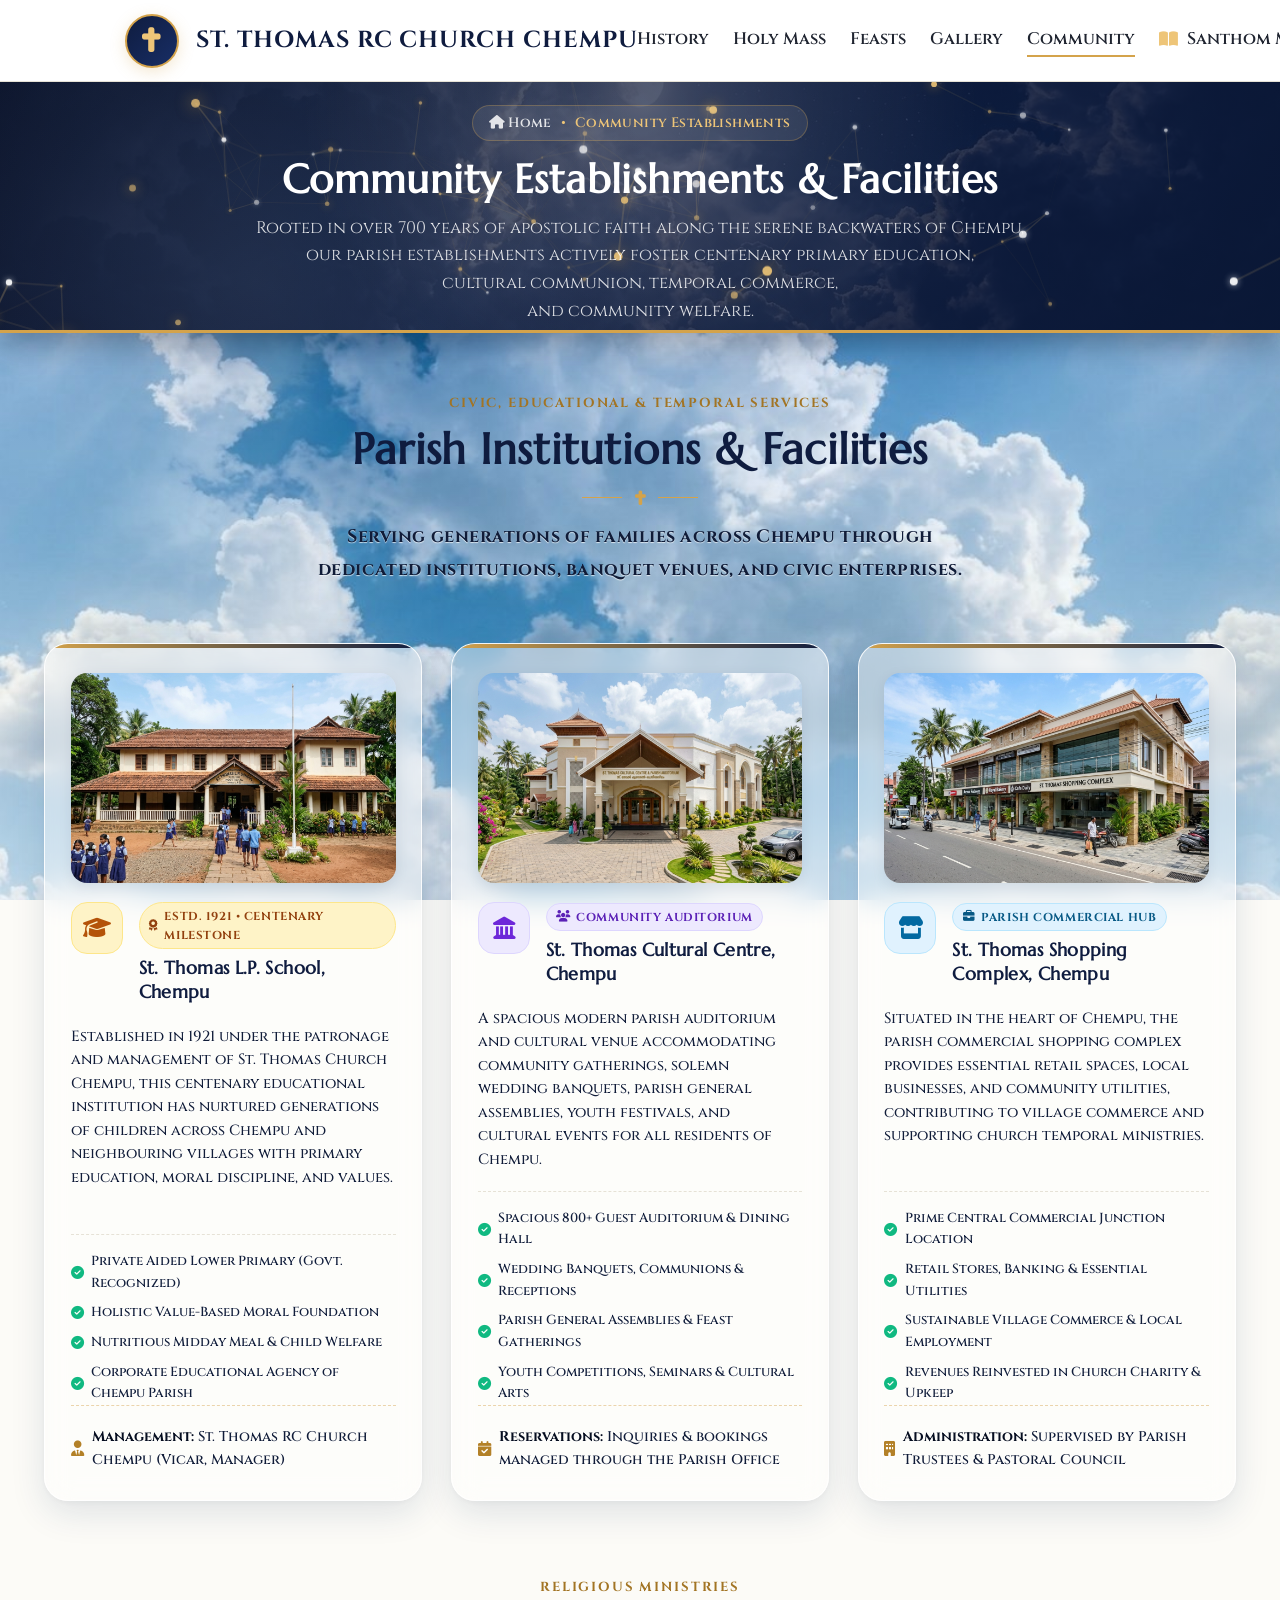
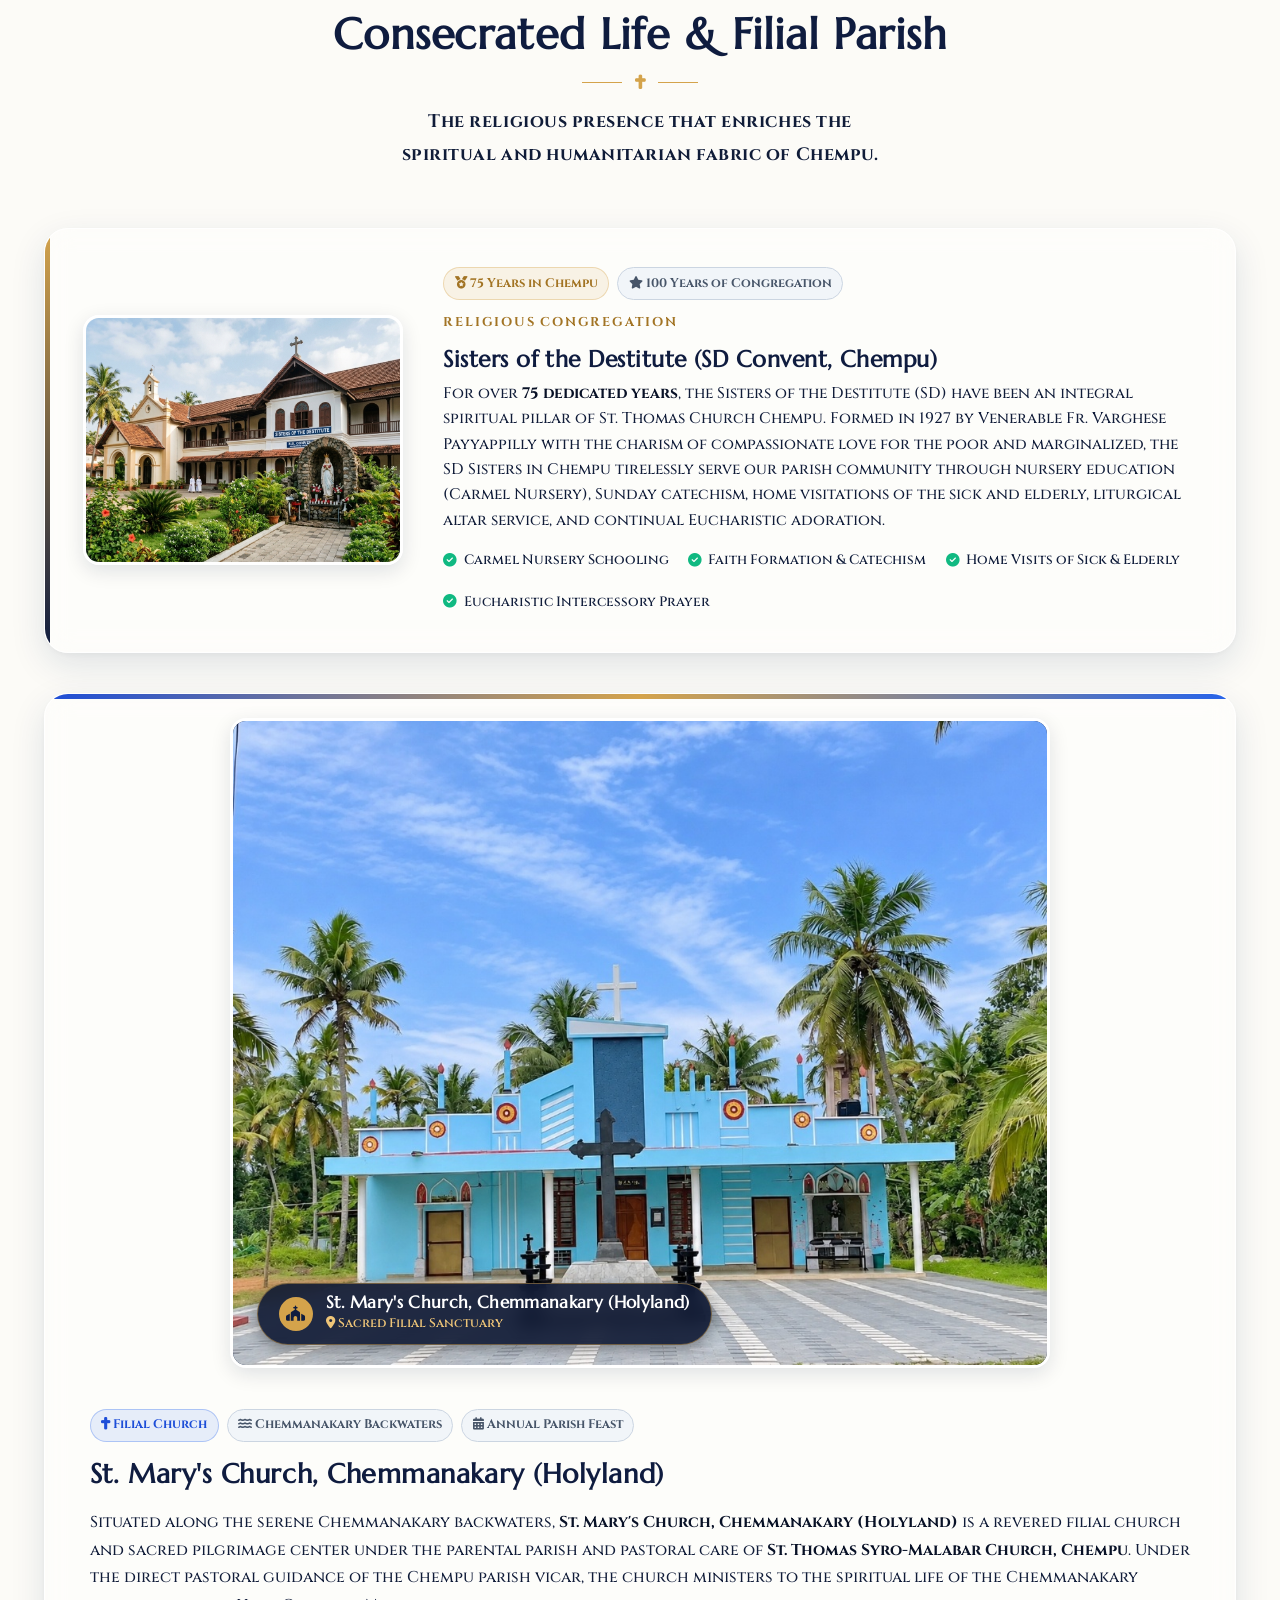
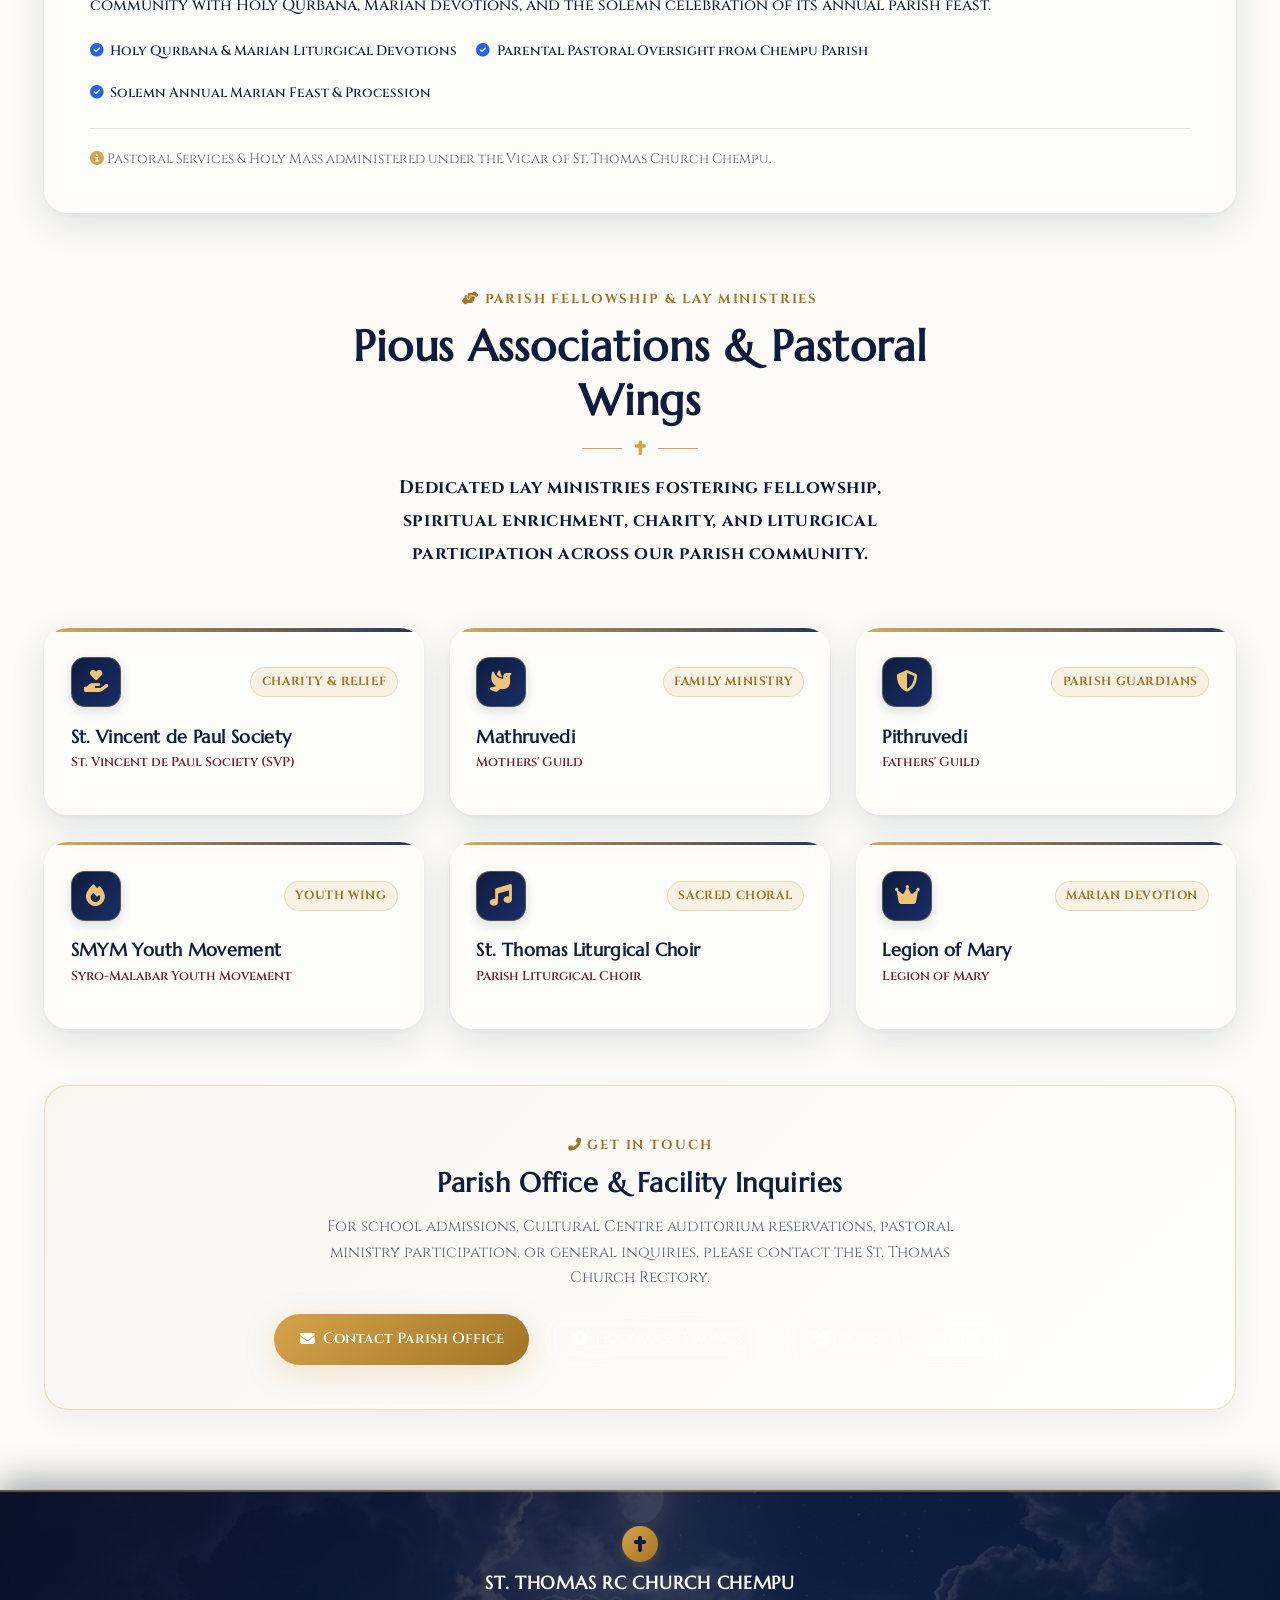
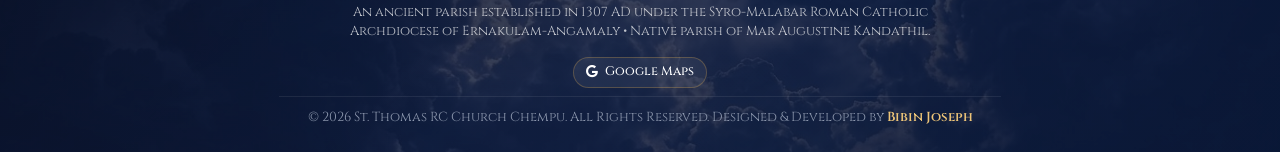
<file: community.html>
<!DOCTYPE html>
<html lang="en">
<head>
  <meta charset="UTF-8">
  <meta name="viewport" content="width=device-width, initial-scale=1.0">
  <title>Community Establishments &amp; Facilities | St. Thomas RC Church Chempu</title>
  <link rel="icon" type="image/svg+xml" href="assets/images/favicon.svg">
  <meta name="description" content="Discover the community establishments, parish institutions, and civic facilities of St. Thomas Syro-Malabar Roman Catholic Church, Chempu, Vaikom.">
  <link rel="canonical" href="https://stthomasrcchurchchempu.in/community">
  <meta property="og:type" content="website">
  <meta property="og:title" content="Community Establishments &amp; Facilities | St. Thomas RC Church Chempu">
  <meta property="og:url" content="https://stthomasrcchurchchempu.in/community">
  <meta name="author" content="St. Thomas RC Church Chempu">

  <!-- Google Fonts Preconnect & Multi-Font Studio Families -->
  <link rel="preconnect" href="https://fonts.googleapis.com">
  <link rel="preconnect" href="https://fonts.gstatic.com" crossorigin>
  <link href="https://fonts.googleapis.com/css2?family=Cinzel:wght@500;600;700;800&family=Cormorant+Garamond:ital,wght@0,500;0,600;0,700;1,400&family=Inter:wght@300;400;500;600;700&family=Lora:ital,wght@0,400;0,500;0,600;0,700;1,400&family=Manrope:wght@400;500;600;700&family=Marcellus&family=Merriweather:ital,wght@0,300;0,400;0,700;1,400&family=Montserrat:wght@400;500;600;700;800&family=Noto+Serif:ital,wght@0,400;0,700;1,400&family=Outfit:wght@400;500;600;700&family=Playfair+Display:ital,wght@0,500;0,600;0,700;1,400&family=Plus+Jakarta+Sans:wght@300;400;500;600;700;800&family=Poppins:wght@300;400;500;600;700&family=Raleway:wght@400;500;600;700&display=swap" rel="stylesheet">

  <!-- Font Awesome 6 Icons -->
  <link rel="stylesheet" href="https://cdnjs.cloudflare.com/ajax/libs/font-awesome/6.4.0/css/all.min.css" integrity="sha512-iecdLmaskl7CVkqkXNQ/ZH/XLlvWZOJyj7Yy7tcenmpD1ypASozpmT/E0iPtmFIB46ZmdtAc9eNBvH0H/ZpiBw==" crossorigin="anonymous" referrerpolicy="no-referrer">

  <!-- Cache Control Directives -->
  <meta http-equiv="Cache-Control" content="no-cache, no-store, must-revalidate">
  <meta http-equiv="Pragma" content="no-cache">
  <meta http-equiv="Expires" content="0">

  <!-- Security Meta Headers -->
  <meta http-equiv="X-Content-Type-Options" content="nosniff">
  <meta http-equiv="X-XSS-Protection" content="1; mode=block">
  <meta name="referrer" content="strict-origin-when-cross-origin">

  <!-- Custom Stylesheets -->
  <link rel="stylesheet" href="assets/style.css?v=1795844500">
</head>
<body id="top" class="community-page">

  <!-- Sticky Main Header -->
  <header class="main-header" id="mainHeader">
    <div class="container header-inner">
      <a href="index.html#home" class="church-brand" aria-label="ST. THOMAS RC CHURCH CHEMPU">
        <div class="church-emblem">
          <i class="fas fa-cross"></i>
        </div>
        <div class="brand-text">
          <h1>ST. THOMAS RC CHURCH CHEMPU</h1>
        </div>
      </a>

      <!-- Desktop & Mobile Navigation Links -->
      <nav aria-label="Main Navigation">
        <ul class="nav-links" id="navLinks">
          <li><a href="index.html#about">History</a></li>
          <li><a href="index.html#mass-timings">Holy Mass</a></li>
          <li><a href="index.html#feasts">Feasts</a></li>
          <li><a href="index.html#gallery">Gallery</a></li>
          <li><a href="community" class="active">Community</a></li>
          <li><a href="magazine" title="Santhom Maria Parish Magazine"><i class="fas fa-book-open" style="margin-right: 4px; color: var(--gold-glow);"></i>Santhom Maria</a></li>
          <li><a href="contact">Contact</a></li>
        </ul>
      </nav>

      <div class="header-actions">
        <button class="mobile-nav-toggle" id="mobileNavToggle" aria-label="Toggle navigation menu">
          <i class="fas fa-bars"></i>
        </button>
      </div>
    </div>
  </header>

  <!-- Subpage Hero Banner -->
  <section class="subpage-hero" data-3d-dots="true">
    <canvas class="interactive-3d-dots-canvas"></canvas>
    <div class="container subpage-hero-inner has-3d-canvas-content">
      <div class="subpage-breadcrumbs">
        <a href="index.html#home"><i class="fas fa-home"></i> Home</a>
        <span>&bull;</span>
        <span>Community Establishments</span>
      </div>
      <h1 class="subpage-title">Community Establishments &amp; Facilities</h1>
      <p class="subpage-subtitle" style="max-width: 860px;">
        Rooted in over 700 years of apostolic faith along the serene backwaters of Chempu,<br>
        our parish establishments actively foster centenary primary education,<br>
        cultural communion, temporal commerce,<br>
        and community welfare.
      </p>
    </div>
  </section>

  <!-- Main Content Area -->
  <main class="section-wrapper" style="padding-top: 3.5rem; padding-bottom: 5rem;">
    <div class="container">

      <!-- Section Title Wrap -->
      <div class="section-title-wrap">
        <span class="section-eyebrow">Civic, Educational &amp; Temporal Services</span>
        <h2 class="section-title">Parish Institutions &amp; Facilities</h2>
        <div class="title-ornament">
          <span></span><i class="fas fa-cross"></i><span></span>
        </div>
        <p class="section-lead">Serving generations of families across Chempu through dedicated institutions, banquet venues, and civic enterprises.</p>
      </div>

      <!-- Institutions Grid (Full Cards with Live CMS Synchronization) -->
      <div class="institutions-grid" style="margin-top: 1.5rem;">

        <!-- 1. St. Thomas L.P. School -->
        <div class="institution-card">
          <div class="community-card-media">
            <img src="assets/images/st_thomas_lp_school.jpg" alt="St. Thomas L.P. School Chempu (Estd. 1921)" id="live_inst_school_img" loading="lazy" decoding="async">
          </div>
          <div class="institution-header">
            <div class="institution-icon-box school-icon">
              <i class="fas fa-graduation-cap"></i>
            </div>
            <div class="institution-meta">
              <span class="institution-badge"><i class="fas fa-award"></i> Estd. 1921 &bull; Centenary Milestone</span>
              <h4 id="live_inst_school_title">St. Thomas L.P. School, Chempu</h4>
            </div>
          </div>
          <p class="institution-desc" id="live_inst_school_desc">
            Established in 1921 under the patronage and management of St. Thomas Church Chempu, this centenary educational institution has nurtured generations of children across Chempu and neighbouring villages with primary education, moral discipline, and values.
          </p>
          <div class="institution-features">
            <span><i class="fas fa-check-circle"></i> Private Aided Lower Primary (Govt. Recognized)</span>
            <span><i class="fas fa-check-circle"></i> Holistic Value-Based Moral Foundation</span>
            <span><i class="fas fa-check-circle"></i> Nutritious Midday Meal &amp; Child Welfare</span>
            <span><i class="fas fa-check-circle"></i> Corporate Educational Agency of Chempu Parish</span>
          </div>
          <div style="margin-top: auto; padding-top: 1.2rem; border-top: 1px dashed var(--border-light); font-size: 0.82rem; color: var(--text-muted); display: flex; align-items: center; gap: 0.5rem;">
            <i class="fas fa-user-tie" style="color: var(--gold-primary);"></i>
            <span><strong>Management:</strong> St. Thomas RC Church Chempu (Vicar, Manager)</span>
          </div>
        </div>

        <!-- 2. St. Thomas Cultural Centre -->
        <div class="institution-card">
          <div class="community-card-media">
            <img src="assets/images/st_thomas_cultural_centre.jpg" alt="St. Thomas Cultural Centre &amp; Auditorium Chempu" id="live_inst_cultural_img" loading="lazy" decoding="async">
          </div>
          <div class="institution-header">
            <div class="institution-icon-box cultural-icon">
              <i class="fas fa-landmark"></i>
            </div>
            <div class="institution-meta">
              <span class="institution-badge cultural-badge"><i class="fas fa-users"></i> Community Auditorium</span>
              <h4 id="live_inst_cultural_title">St. Thomas Cultural Centre, Chempu</h4>
            </div>
          </div>
          <p class="institution-desc" id="live_inst_cultural_desc">
            A spacious modern parish auditorium and cultural venue accommodating community gatherings, solemn wedding banquets, parish general assemblies, youth festivals, and cultural events for all residents of Chempu.
          </p>
          <div class="institution-features">
            <span><i class="fas fa-check-circle"></i> Spacious 800+ Guest Auditorium &amp; Dining Hall</span>
            <span><i class="fas fa-check-circle"></i> Wedding Banquets, Communions &amp; Receptions</span>
            <span><i class="fas fa-check-circle"></i> Parish General Assemblies &amp; Feast Gatherings</span>
            <span><i class="fas fa-check-circle"></i> Youth Competitions, Seminars &amp; Cultural Arts</span>
          </div>
          <div style="margin-top: auto; padding-top: 1.2rem; border-top: 1px dashed var(--border-light); font-size: 0.82rem; color: var(--text-muted); display: flex; align-items: center; gap: 0.5rem;">
            <i class="fas fa-calendar-check" style="color: var(--gold-primary);"></i>
            <span><strong>Reservations:</strong> Inquiries &amp; bookings managed through the Parish Office</span>
          </div>
        </div>

        <!-- 3. St. Thomas Shopping Complex -->
        <div class="institution-card">
          <div class="community-card-media">
            <img src="assets/images/st_thomas_shopping_complex.jpg" alt="St. Thomas Shopping Complex Chempu" id="live_inst_complex_img" loading="lazy" decoding="async">
          </div>
          <div class="institution-header">
            <div class="institution-icon-box complex-icon">
              <i class="fas fa-store"></i>
            </div>
            <div class="institution-meta">
              <span class="institution-badge complex-badge"><i class="fas fa-briefcase"></i> Parish Commercial Hub</span>
              <h4 id="live_inst_complex_title">St. Thomas Shopping Complex, Chempu</h4>
            </div>
          </div>
          <p class="institution-desc" id="live_inst_complex_desc">
            Situated in the heart of Chempu, the parish commercial shopping complex provides essential retail spaces, local businesses, and community utilities, contributing to village commerce and supporting church temporal ministries.
          </p>
          <div class="institution-features">
            <span><i class="fas fa-check-circle"></i> Prime Central Commercial Junction Location</span>
            <span><i class="fas fa-check-circle"></i> Retail Stores, Banking &amp; Essential Utilities</span>
            <span><i class="fas fa-check-circle"></i> Sustainable Village Commerce &amp; Local Employment</span>
            <span><i class="fas fa-check-circle"></i> Revenues Reinvested in Church Charity &amp; Upkeep</span>
          </div>
          <div style="margin-top: auto; padding-top: 1.2rem; border-top: 1px dashed var(--border-light); font-size: 0.82rem; color: var(--text-muted); display: flex; align-items: center; gap: 0.5rem;">
            <i class="fas fa-building" style="color: var(--gold-primary);"></i>
            <span><strong>Administration:</strong> Supervised by Parish Trustees &amp; Pastoral Council</span>
          </div>
        </div>

      </div>

      <!-- Section: Religious Ministries (SD Sisters & Chemmanakary Holyland) -->
      <div style="margin-top: 4.5rem;">
        <div class="section-title-wrap">
          <span class="section-eyebrow">Religious Ministries</span>
          <h2 class="section-title">Consecrated Life &amp; Filial Parish</h2>
          <div class="title-ornament">
            <span></span><i class="fas fa-cross"></i><span></span>
          </div>
          <p class="section-lead">The religious presence that enriches the spiritual and humanitarian fabric of Chempu.</p>
        </div>

        <!-- 4. SD Sisters Card (Enhanced with Photo) -->
        <div class="sd-convent-card-enhanced">
          <div class="sd-convent-enhanced-grid">
            <div class="sd-convent-photo-frame">
              <img src="assets/images/sd_convent_chempu.jpg" alt="Sisters of the Destitute (SD Convent Chempu)" id="live_sd_img" loading="lazy" decoding="async">
            </div>

            <div class="sd-convent-info-col">
              <div style="display: flex; gap: 0.5rem; flex-wrap: wrap; margin-bottom: 0.5rem;">
                <span class="sd-pill highlight"><i class="fas fa-medal"></i> 75 Years in Chempu</span>
                <span class="sd-pill"><i class="fas fa-star"></i> 100 Years of Congregation</span>
              </div>
              <div class="sd-header-line">
                <span class="section-eyebrow" style="margin-bottom: 0.2rem; font-size: 0.8rem;">Religious Congregation</span>
                <h3 class="sd-title">Sisters of the Destitute (SD Convent, Chempu)</h3>
              </div>
              <p class="sd-desc">
                For over <strong>75 dedicated years</strong>, the Sisters of the Destitute (SD) have been an integral spiritual pillar of St. Thomas Church Chempu. Formed in 1927 by Venerable Fr. Varghese Payyappilly with the charism of compassionate love for the poor and marginalized, the SD Sisters in Chempu tirelessly serve our parish community through nursery education (Carmel Nursery), Sunday catechism, home visitations of the sick and elderly, liturgical altar service, and continual Eucharistic adoration.
              </p>
              <div class="sd-features-list">
                <span><i class="fas fa-check-circle"></i> Carmel Nursery Schooling</span>
                <span><i class="fas fa-check-circle"></i> Faith Formation &amp; Catechism</span>
                <span><i class="fas fa-check-circle"></i> Home Visits of Sick &amp; Elderly</span>
                <span><i class="fas fa-check-circle"></i> Eucharistic Intercessory Prayer</span>
              </div>
            </div>
          </div>
        </div>

        <!-- 5. Filial Church: St. Mary's Church Chemmanakary (Holyland) - Grand Featured Card with Bigger Image -->
        <div class="filial-church-grand-card">
          <!-- Bigger Panoramic Image Header (420px Height) -->
          <div class="filial-grand-image-wrap">
            <img src="assets/images/st_mary_chemmanakary_church.jpg?v=1795843200" alt="St. Mary's Syro-Malabar Catholic Church, Chemmanakary (Holyland)" id="live_chemmanakary_img" loading="lazy" decoding="async">
            <div class="filial-image-overlay-badge">
              <span class="badge-icon"><i class="fas fa-church"></i></span>
              <div class="badge-text">
                <h5>St. Mary's Church, Chemmanakary (Holyland)</h5>
                <p><i class="fas fa-map-marker-alt"></i> Sacred Filial Sanctuary</p>
              </div>
            </div>
          </div>

          <!-- Card Content Body -->
          <div class="filial-grand-content">
            <div style="display: flex; gap: 0.5rem; flex-wrap: wrap; margin-bottom: 0.6rem;">
              <span class="sd-pill highlight" style="background: rgba(37, 99, 235, 0.1); color: #1d4ed8; border-color: rgba(37, 99, 235, 0.3);"><i class="fas fa-cross"></i> Filial Church</span>
              <span class="sd-pill"><i class="fas fa-water"></i> Chemmanakary Backwaters</span>
              <span class="sd-pill"><i class="fas fa-calendar-alt"></i> Annual Parish Feast</span>
            </div>

            <h3 style="font-family: var(--font-heading); font-size: 1.7rem; color: var(--primary-deep); margin-bottom: 0.8rem;">
              St. Mary's Church, Chemmanakary (Holyland)
            </h3>

            <p style="font-size: 0.98rem; color: var(--text-muted); line-height: 1.75; margin-bottom: 1.3rem;">
              Situated along the serene Chemmanakary backwaters, <strong>St. Mary's Church, Chemmanakary (Holyland)</strong> is a revered filial church and sacred pilgrimage center under the parental parish and pastoral care of <strong>St. Thomas Syro-Malabar Church, Chempu</strong>. Under the direct pastoral guidance of the Chempu parish vicar, the church ministers to the spiritual life of the Chemmanakary community with Holy Qurbana, Marian devotions, and the solemn celebration of its annual parish feast.
            </p>

            <div class="sd-features-list" style="margin-bottom: 1.5rem;">
              <span><i class="fas fa-check-circle" style="color:#2563eb;"></i> Holy Qurbana &amp; Marian Liturgical Devotions</span>
              <span><i class="fas fa-check-circle" style="color:#2563eb;"></i> Parental Pastoral Oversight from Chempu Parish</span>
              <span><i class="fas fa-check-circle" style="color:#2563eb;"></i> Solemn Annual Marian Feast &amp; Procession</span>
            </div>

            <div style="padding-top: 1.2rem; border-top: 1px solid var(--border-light); display: flex; align-items: center; justify-content: space-between; flex-wrap: wrap; gap: 1rem;">
              <span style="font-size: 0.85rem; color: var(--text-muted);">
                <i class="fas fa-info-circle" style="color: var(--gold-primary);"></i> Pastoral Services &amp; Holy Mass administered under the Vicar of St. Thomas Church Chempu.
              </span>
            </div>
          </div>
        </div>

      </div>

      <!-- Section: Pious Associations & Wings -->
      <div style="margin-top: 4.5rem;">
        <div class="section-title-wrap">
          <span class="section-eyebrow" id="live_wings_eyebrow"><i class="fas fa-hands-helping"></i> Parish Fellowship &amp; Lay Ministries</span>
          <h2 class="section-title" id="live_wings_title">Pious Associations &amp; Pastoral Wings</h2>
          <div class="title-ornament">
            <span></span><i class="fas fa-cross"></i><span></span>
          </div>
          <p class="section-lead" id="live_wings_lead">Active parish lay organizations fostering fellowship, spiritual enrichment, charity, and joyful service.</p>
        </div>

        <div class="pious-wings-showcase-grid" id="piousWingsContainer">
          <!-- 1. Thirubalasaghyam -->
          <div class="pious-wing-card">
            <div class="pious-wing-top">
              <div class="pious-wing-icon"><i class="fas fa-child"></i></div>
              <span class="pious-wing-tag">Children's Ministry</span>
            </div>
            <h4>THIRUBALASAGHYAM</h4>
            <div class="pious-wing-malayalam">Holy Childhood Association (തിരുബാലസഖ്യം)</div>
          </div>

          <!-- 2. CLC -->
          <div class="pious-wing-card">
            <div class="pious-wing-top">
              <div class="pious-wing-icon"><i class="fas fa-cross"></i></div>
              <span class="pious-wing-tag">Spiritual Fellowship</span>
            </div>
            <h4>CLC</h4>
            <div class="pious-wing-malayalam">Christian Life Community (CLC)</div>
          </div>

          <!-- 3. KCYM -->
          <div class="pious-wing-card">
            <div class="pious-wing-top">
              <div class="pious-wing-icon"><i class="fas fa-users"></i></div>
              <span class="pious-wing-tag">Youth Movement</span>
            </div>
            <h4>KCYM</h4>
            <div class="pious-wing-malayalam">Kerala Catholic Youth Movement (KCYM)</div>
          </div>

          <!-- 4. SCYM -->
          <div class="pious-wing-card">
            <div class="pious-wing-top">
              <div class="pious-wing-icon"><i class="fas fa-fire"></i></div>
              <span class="pious-wing-tag">Youth Wing</span>
            </div>
            <h4>SCYM</h4>
            <div class="pious-wing-malayalam">Syro-Malabar Catholic Youth Movement (SCYM)</div>
          </div>

          <!-- 5. Women's Welfare -->
          <div class="pious-wing-card">
            <div class="pious-wing-top">
              <div class="pious-wing-icon"><i class="fas fa-female"></i></div>
              <span class="pious-wing-tag">Women's Guild</span>
            </div>
            <h4>WOMENS WELFARE</h4>
            <div class="pious-wing-malayalam">Mathruvedhi &amp; Women's Welfare (മാതൃവേദി)</div>
          </div>

          <!-- 6. St. Vincent de Paul Society -->
          <div class="pious-wing-card">
            <div class="pious-wing-top">
              <div class="pious-wing-icon"><i class="fas fa-hand-holding-heart"></i></div>
              <span class="pious-wing-tag">Charity &amp; Relief</span>
            </div>
            <h4>ST. VINCENT DE PAUL SOCIETY</h4>
            <div class="pious-wing-malayalam">St. Vincent de Paul Society (SVP)</div>
          </div>
        </div>
      </div>

      <!-- Inquiries Call-To-Action Box -->
      <div class="community-cta-box">
        <span class="section-eyebrow" style="margin-bottom: 0.3rem;"><i class="fas fa-phone-alt"></i> Get in Touch</span>
        <h3>Parish Office &amp; Facility Inquiries</h3>
        <p>
          For school admissions, Cultural Centre auditorium reservations, pastoral ministry participation, or general inquiries, please contact the St. Thomas Church Rectory.
        </p>
        <div class="community-cta-actions">
          <a href="contact" class="btn-primary" style="padding: 0.75rem 1.6rem; font-size: 0.92rem;">
            <i class="fas fa-envelope"></i> Contact Parish Office
          </a>
          <a href="index.html#mass-timings" class="btn-secondary" style="padding: 0.75rem 1.6rem; font-size: 0.92rem;">
            <i class="fas fa-clock"></i> Holy Mass Timings
          </a>
          <a href="index.html#administration" class="btn-secondary" style="padding: 0.75rem 1.6rem; font-size: 0.92rem;">
            <i class="fas fa-users-cog"></i> Parish Leadership
          </a>
        </div>
      </div>

    </div>
  </main>

  <!-- Main Footer (Slim Monolithic Single-Color Ecclesiastical Layout) -->
  <footer class="main-footer" data-3d-dots="true">
    <canvas class="interactive-3d-dots-canvas"></canvas>
    <div class="container has-3d-canvas-content" style="text-align: center; max-width: 760px; margin: 0 auto; padding: 0.5rem 1.2rem;">
      <div style="margin-bottom: 0.4rem; display: inline-flex; align-items: center; justify-content: center; width: 36px; height: 36px; border-radius: 50%; background: linear-gradient(135deg, var(--gold-primary), var(--gold-dark, #9a6d1a)); color: #0f1c3f; font-size: 1rem; box-shadow: 0 4px 12px rgba(212, 163, 75, 0.25);">
        <i class="fas fa-cross"></i>
      </div>
      <h4 style="font-family: var(--font-heading); font-size: 1.15rem; color: #ffffff; margin-bottom: 0.25rem; letter-spacing: 0.04em;">ST. THOMAS RC CHURCH CHEMPU</h4>
      <p style="color: rgba(255, 255, 255, 0.72); line-height: 1.5; font-size: 0.82rem; margin-bottom: 0.4rem; max-width: 620px; margin-left: auto; margin-right: auto;">
        An ancient parish established in 1307 AD under the Syro-Malabar Roman Catholic Archdiocese of Ernakulam-Angamaly &bull; Native parish of Mar Augustine Kandathil.
      </p>

      <!-- Quick Social & Google Verification Links -->
      <div class="footer-social-links">
        <a href="https://maps.google.com/?q=St+Thomas+Church+Chempu+Vaikom+Kottayam" target="_blank" rel="noopener noreferrer" class="footer-pill-link">
          <i class="fab fa-google"></i> Google Maps
        </a>
      </div>

      <div class="footer-bottom">
        &copy; 2026 St. Thomas RC Church Chempu. All Rights Reserved. Designed &amp; Developed by <a href="https://instagram.com/_bibin_joseph" target="_blank" rel="noopener noreferrer" style="color: var(--gold-glow); text-decoration: none; font-weight: 600;">Bibin Joseph</a>
      </div>
    </div>
  </footer>

  <!-- Floating Scroll to Top Button -->
  <button id="scrollToTopBtn" class="scroll-to-top" aria-label="Scroll to top" title="Scroll to top">
    <i class="fas fa-chevron-up"></i>
  </button>

  <!-- Permanent Typography Engine & Interactive Client Logic -->
  <script src="assets/typography.js?v=10"></script>
  <script src="assets/script.js?v=1795765800"></script>
</body>
</html>
</file>
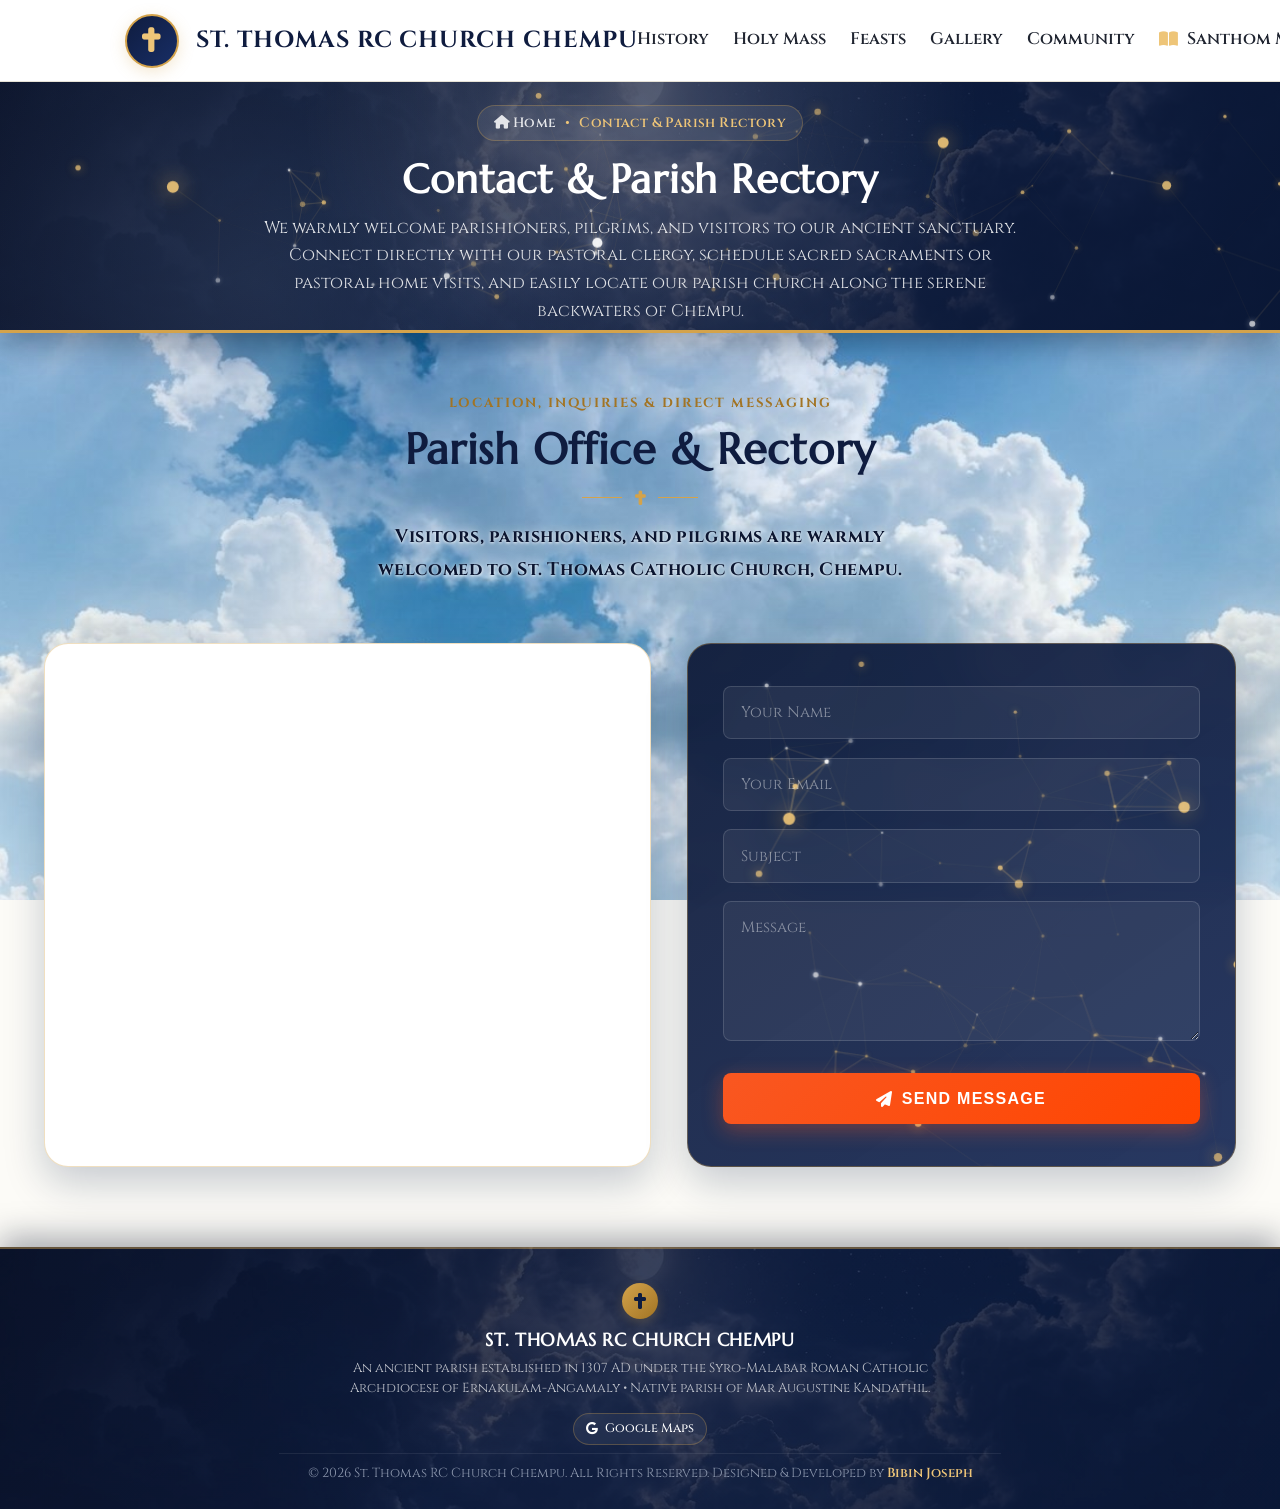
<file: contact.html>
<!DOCTYPE html>
<html lang="en">
<head>
  <meta charset="UTF-8">
  <meta name="viewport" content="width=device-width, initial-scale=1.0">
  <title>Contact &amp; Rectory Office | St. Thomas RC Church Chempu</title>
  <link rel="icon" type="image/svg+xml" href="assets/images/favicon.svg">
  <meta name="description" content="Contact St. Thomas Syro-Malabar Roman Catholic Church Chempu, Vaikom, Kottayam. Rectory phone numbers, parish office hours, directions, and location map.">
  <link rel="canonical" href="https://stthomasrcchurchchempu.in/contact">
  <meta property="og:type" content="website">
  <meta property="og:title" content="Contact &amp; Rectory Office | St. Thomas RC Church Chempu">
  <meta property="og:url" content="https://stthomasrcchurchchempu.in/contact">
  <meta name="author" content="St. Thomas RC Church Chempu">

  <!-- Google Fonts Preconnect & Multi-Font Studio Families -->
  <link rel="preconnect" href="https://fonts.googleapis.com">
  <link rel="preconnect" href="https://fonts.gstatic.com" crossorigin>
  <link href="https://fonts.googleapis.com/css2?family=Cinzel:wght@500;600;700;800&family=Cormorant+Garamond:ital,wght@0,500;0,600;0,700;1,400&family=Inter:wght@300;400;500;600;700&family=Lora:ital,wght@0,400;0,500;0,600;0,700;1,400&family=Manrope:wght@400;500;600;700&family=Marcellus&family=Merriweather:ital,wght@0,300;0,400;0,700;1,400&family=Montserrat:wght@400;500;600;700;800&family=Noto+Serif:ital,wght@0,400;0,700;1,400&family=Outfit:wght@400;500;600;700&family=Playfair+Display:ital,wght@0,500;0,600;0,700;1,400&family=Plus+Jakarta+Sans:wght@300;400;500;600;700;800&family=Poppins:wght@300;400;500;600;700&family=Raleway:wght@400;500;600;700&display=swap" rel="stylesheet">

  <!-- Font Awesome 6 Icons -->
  <link rel="stylesheet" href="https://cdnjs.cloudflare.com/ajax/libs/font-awesome/6.4.0/css/all.min.css" integrity="sha512-iecdLmaskl7CVkqkXNQ/ZH/XLlvWZOJyj7Yy7tcenmpD1ypASozpmT/E0iPtmFIB46ZmdtAc9eNBvH0H/ZpiBw==" crossorigin="anonymous" referrerpolicy="no-referrer">

  <!-- Cache Control Directives -->
  <meta http-equiv="Cache-Control" content="no-cache, no-store, must-revalidate">
  <meta http-equiv="Pragma" content="no-cache">
  <meta http-equiv="Expires" content="0">

  <!-- Security Meta Headers -->
  <meta http-equiv="X-Content-Type-Options" content="nosniff">
  <meta http-equiv="X-XSS-Protection" content="1; mode=block">
  <meta name="referrer" content="strict-origin-when-cross-origin">

  <!-- Custom Stylesheets -->
  <link rel="stylesheet" href="assets/style.css?v=1795844500">
</head>
<body id="top" class="contact-page">

  <!-- Sticky Main Header -->
  <header class="main-header" id="mainHeader">
    <div class="container header-inner">
      <a href="index.html#home" class="church-brand" aria-label="ST. THOMAS RC CHURCH CHEMPU">
        <div class="church-emblem">
          <i class="fas fa-cross"></i>
        </div>
        <div class="brand-text">
          <h1>ST. THOMAS RC CHURCH CHEMPU</h1>
        </div>
      </a>

      <!-- Desktop & Mobile Navigation Links -->
      <nav aria-label="Main Navigation">
        <ul class="nav-links" id="navLinks">
          <li><a href="index.html#about">History</a></li>
          <li><a href="index.html#mass-timings">Holy Mass</a></li>
          <li><a href="index.html#feasts">Feasts</a></li>
          <li><a href="index.html#gallery">Gallery</a></li>
          <li><a href="community">Community</a></li>
          <li><a href="magazine" title="Santhom Maria Parish Magazine"><i class="fas fa-book-open" style="margin-right: 4px; color: var(--gold-glow);"></i>Santhom Maria</a></li>
          <li><a href="contact" class="active">Contact</a></li>
        </ul>
      </nav>

      <div class="header-actions">
        <button class="mobile-nav-toggle" id="mobileNavToggle" aria-label="Toggle navigation menu">
          <i class="fas fa-bars"></i>
        </button>
      </div>
    </div>
  </header>

  <!-- Subpage Hero Banner with 3D Moving Dots -->
  <section class="subpage-hero" data-3d-dots="true">
    <canvas class="interactive-3d-dots-canvas"></canvas>
    <div class="container subpage-hero-inner has-3d-canvas-content">
      <div class="subpage-breadcrumbs">
        <a href="index.html#home"><i class="fas fa-home"></i> Home</a>
        <span>&bull;</span>
        <span>Contact &amp; Parish Rectory</span>
      </div>
      <h1 class="subpage-title">Contact &amp; Parish Rectory</h1>
      <p class="subpage-subtitle">
        We warmly welcome parishioners, pilgrims, and visitors to our ancient sanctuary. Connect directly with our pastoral clergy, schedule sacred sacraments or pastoral home visits, and easily locate our parish church along the serene backwaters of Chempu.
      </p>
    </div>
  </section>

  <!-- Main Content Area -->
  <main class="section-wrapper" style="padding-top: 3.5rem; padding-bottom: 5rem;">
    <div class="container">

      <!-- Section Title -->
      <div class="section-title-wrap">
        <span class="section-eyebrow">Location, Inquiries &amp; Direct Messaging</span>
        <h2 class="section-title">Parish Office &amp; Rectory</h2>
        <div class="title-ornament">
          <span></span><i class="fas fa-cross"></i><span></span>
        </div>
        <p class="section-lead">Visitors, parishioners, and pilgrims are warmly welcomed to St. Thomas Catholic Church, Chempu.</p>
      </div>

      <!-- Split Layout: Google Map on Left + Message Form on Right -->
      <div class="contact-split-showcase">
        
        <!-- Left: Interactive Google Map -->
        <div class="contact-split-map">
          <iframe 
            src="https://www.google.com/maps/embed?pb=!1m18!1m12!1m3!1d3928.8553531477217!2d76.39427717479645!3d9.807812974154942!2m3!1f0!2f0!3f0!3m2!1i1024!2i768!4f13.1!3m3!1m2!1s0x3b08775492d52f67%3A0x892e850cb36a5ac!2sSt.%20Thomas%20Syro-Malabar%20Church%2C%20Chempu!5e0!3m2!1sen!2sin!4v1710000000000!5m2!1sen!2sin" 
            allowfullscreen="" 
            loading="lazy" 
            referrerpolicy="no-referrer-when-downgrade"
            title="St. Thomas Syro-Malabar Catholic Church Chempu Google Map">
          </iframe>
        </div>

        <!-- Right: Dark Contact Message Form (EJ's Fitness Club Style) -->
        <div class="contact-split-form-card" data-3d-dots="true">
          <canvas class="interactive-3d-dots-canvas"></canvas>
          <form class="contact-split-form" id="parishContactForm" action="https://api.web3forms.com/submit" method="POST">
            <!-- Web3Forms Instant Delivery Configuration -->
            <input type="hidden" name="access_key" value="f1991878-b1e2-49b2-9544-2f16d6064b02">
            <input type="hidden" name="subject" value="New Inquiry from St. Thomas RC Church Chempu Website">
            <input type="hidden" name="from_name" value="St. Thomas RC Church Chempu Website">
            <input type="checkbox" name="botcheck" class="hidden" style="display: none;">

            <div>
              <input type="text" class="contact-dark-input" id="senderName" name="name" placeholder="Your Name" required>
            </div>
            <div>
              <input type="email" class="contact-dark-input" id="senderEmail" name="email" placeholder="Your Email" required>
            </div>
            <div>
              <input type="text" class="contact-dark-input" id="senderSubject" name="inquiry_subject" placeholder="Subject" required>
            </div>
            <div>
              <textarea class="contact-dark-textarea" id="senderMessage" name="message" rows="4" placeholder="Message" required></textarea>
            </div>
            <button type="submit" class="contact-submit-btn">
              <i class="fas fa-paper-plane"></i> Send Message
            </button>
            <div class="contact-form-alert" id="contactFormAlert">
              <i class="fas fa-check-circle"></i> Thank you! Your message has been sent to the Parish Office.
            </div>
          </form>
        </div>

      </div>

    </div>
  </main>

  <!-- Main Footer (Slim Monolithic Single-Color Ecclesiastical Layout) -->
  <footer class="main-footer" data-3d-dots="true">
    <canvas class="interactive-3d-dots-canvas"></canvas>
    <div class="container has-3d-canvas-content" style="text-align: center; max-width: 760px; margin: 0 auto; padding: 0.5rem 1.2rem;">
      <div style="margin-bottom: 0.4rem; display: inline-flex; align-items: center; justify-content: center; width: 36px; height: 36px; border-radius: 50%; background: linear-gradient(135deg, var(--gold-primary), var(--gold-dark, #9a6d1a)); color: #0f1c3f; font-size: 1rem; box-shadow: 0 4px 12px rgba(212, 163, 75, 0.25);">
        <i class="fas fa-cross"></i>
      </div>
      <h4 style="font-family: var(--font-heading); font-size: 1.15rem; color: #ffffff; margin-bottom: 0.25rem; letter-spacing: 0.04em;">ST. THOMAS RC CHURCH CHEMPU</h4>
      <p style="color: rgba(255, 255, 255, 0.72); line-height: 1.5; font-size: 0.82rem; margin-bottom: 0.4rem; max-width: 620px; margin-left: auto; margin-right: auto;">
        An ancient parish established in 1307 AD under the Syro-Malabar Roman Catholic Archdiocese of Ernakulam-Angamaly &bull; Native parish of Mar Augustine Kandathil.
      </p>

      <!-- Quick Social & Google Verification Links -->
      <div class="footer-social-links">
        <a href="https://maps.google.com/?q=St+Thomas+Church+Chempu+Vaikom+Kottayam" target="_blank" rel="noopener noreferrer" class="footer-pill-link">
          <i class="fab fa-google"></i> Google Maps
        </a>
      </div>

      <div class="footer-bottom">
        &copy; 2026 St. Thomas RC Church Chempu. All Rights Reserved. Designed &amp; Developed by <a href="https://instagram.com/_bibin_joseph" target="_blank" rel="noopener noreferrer" style="color: var(--gold-glow); text-decoration: none; font-weight: 600;">Bibin Joseph</a>
      </div>
    </div>
  </footer>

  <!-- Floating Scroll to Top Button -->
  <button id="scrollToTopBtn" class="scroll-to-top" aria-label="Scroll to top" title="Scroll to top">
    <i class="fas fa-chevron-up"></i>
  </button>

  <!-- Permanent Typography Engine & Interactive Client Logic -->
  <script src="assets/typography.js?v=10"></script>
  <script src="assets/script.js?v=1795765800"></script>
</body>
</html>
</file>
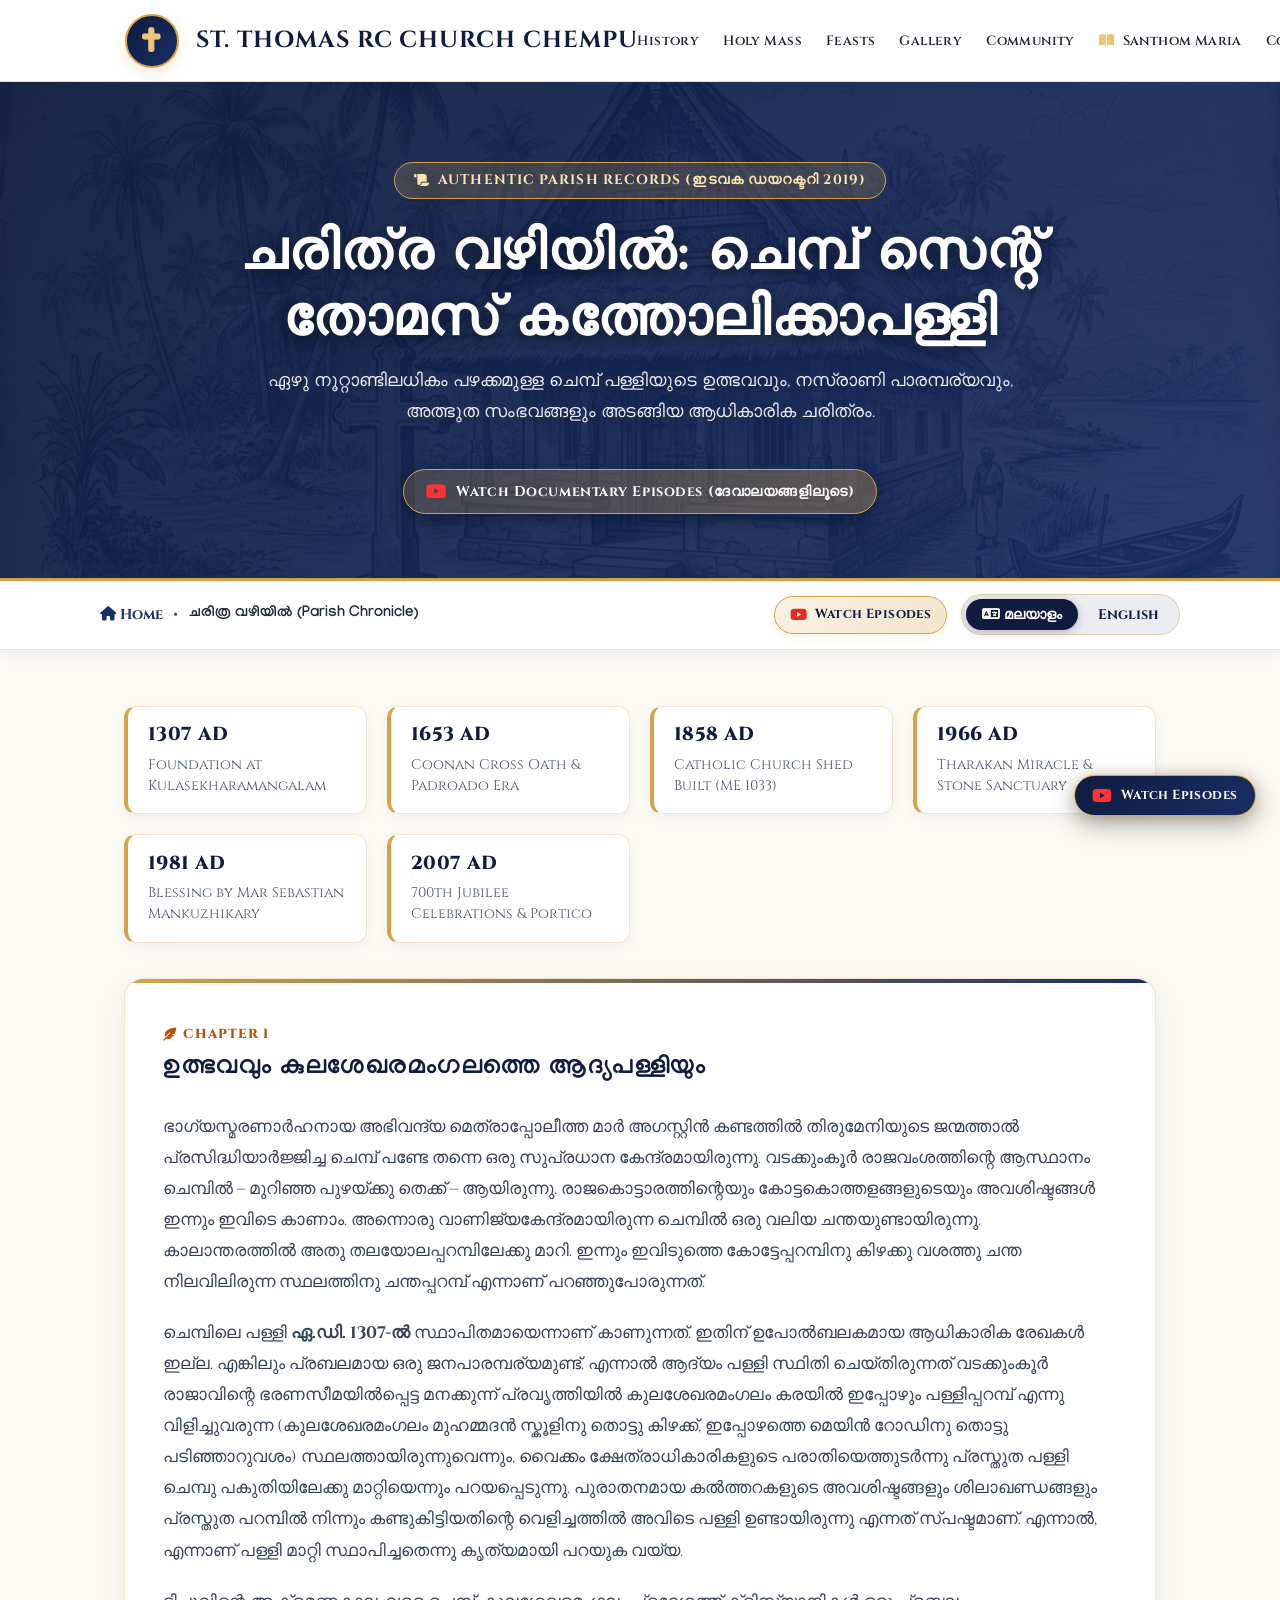
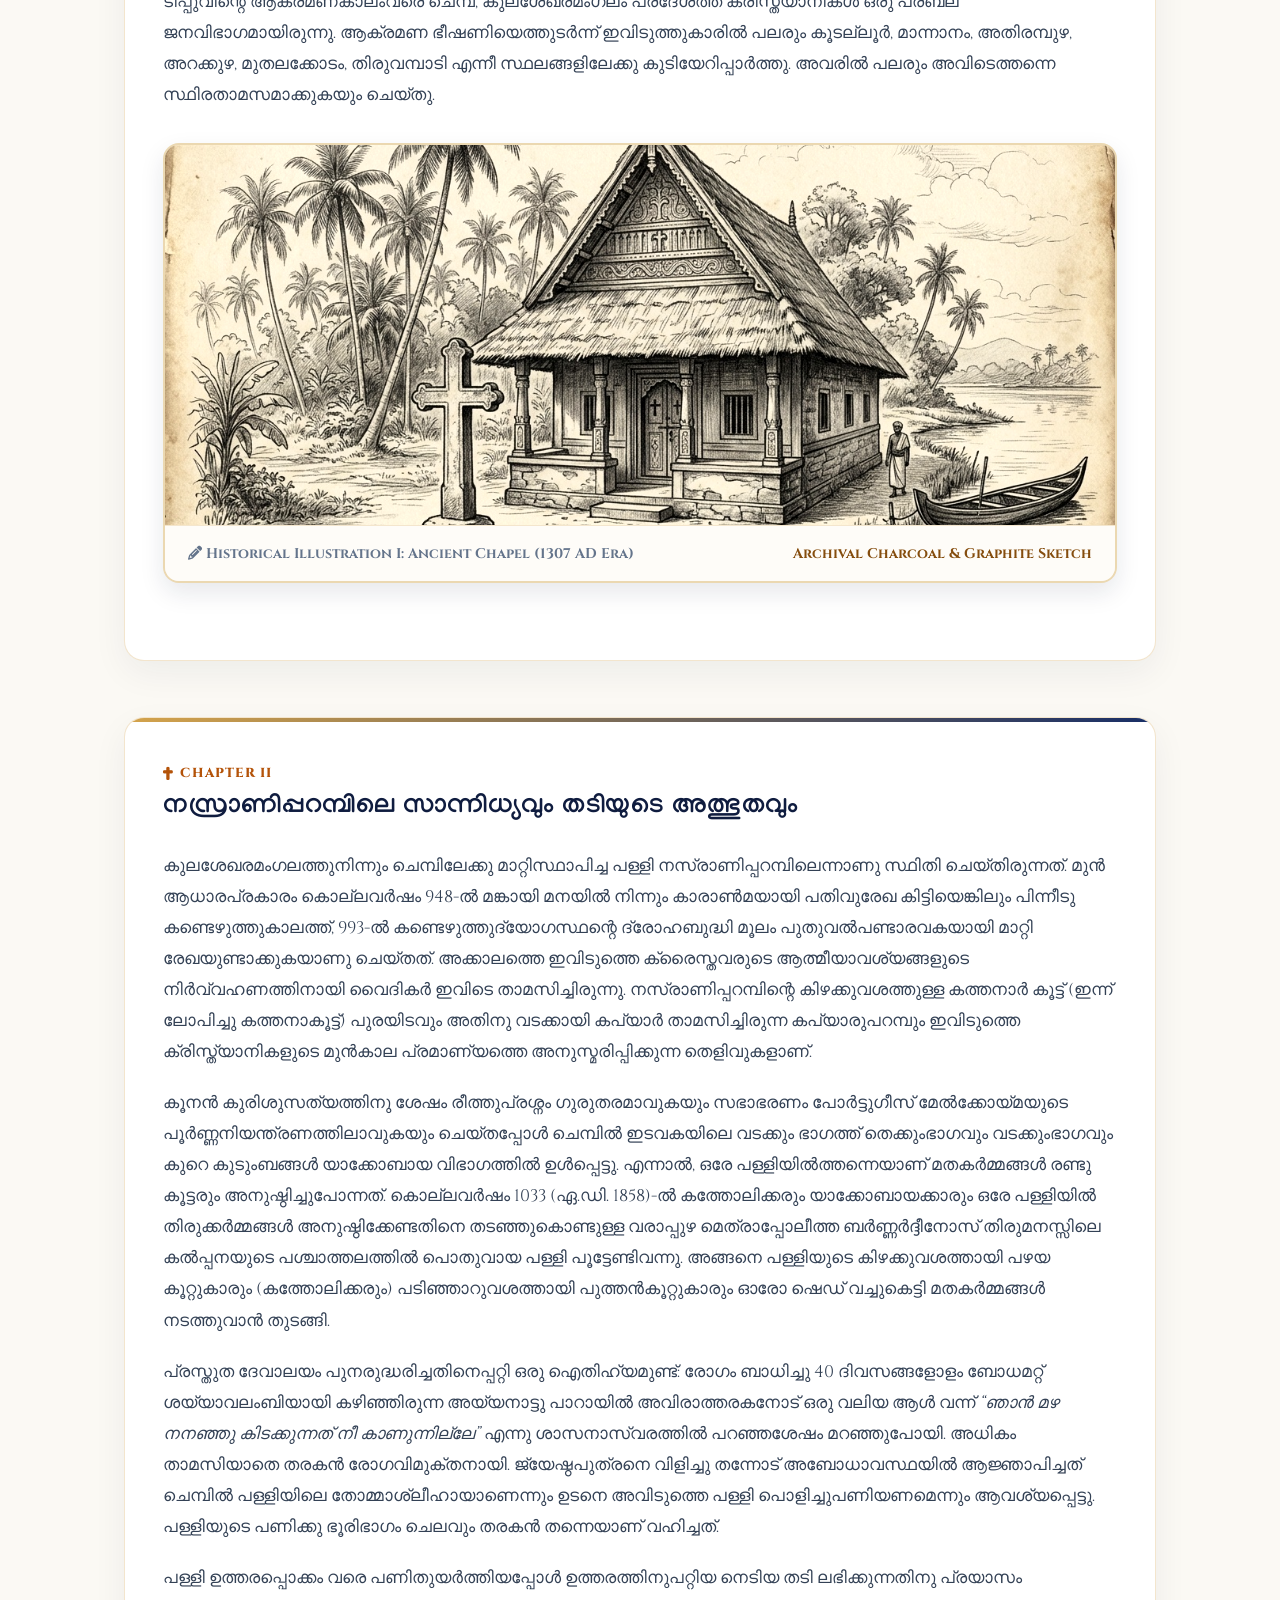
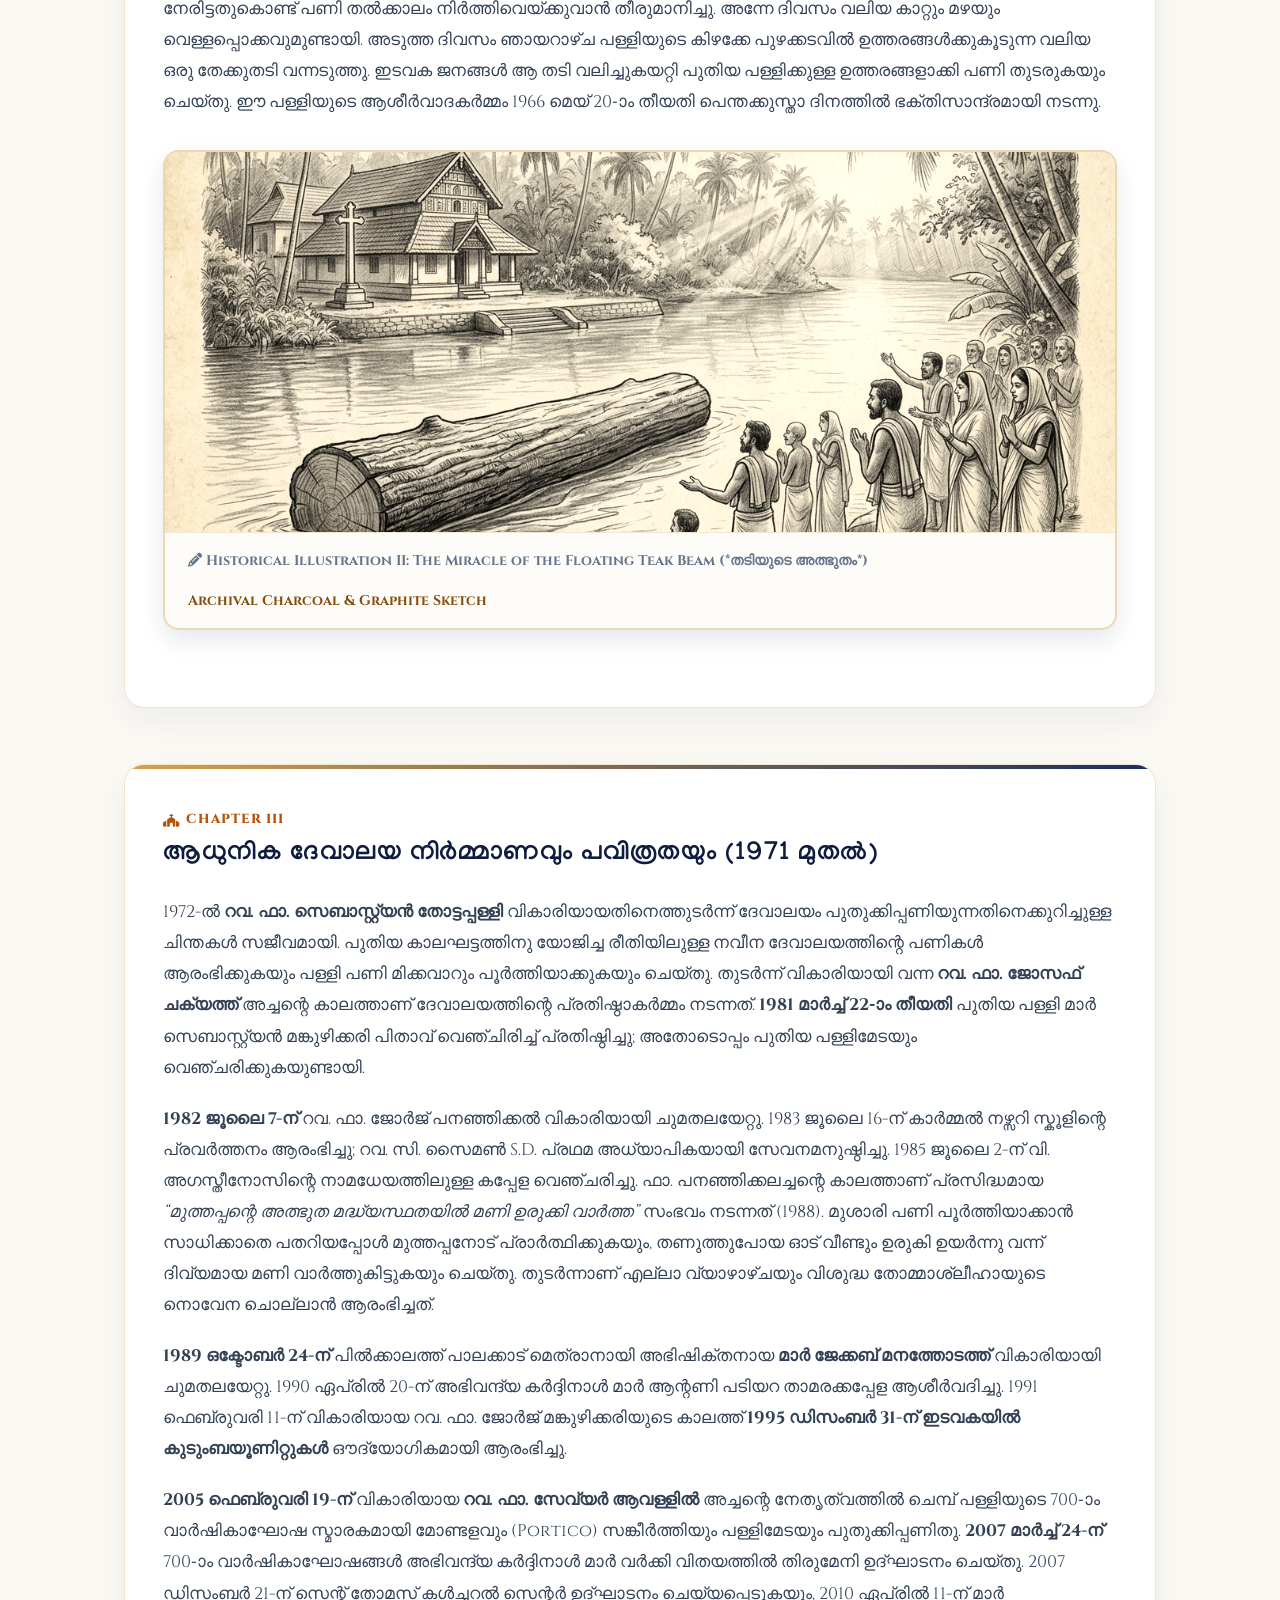
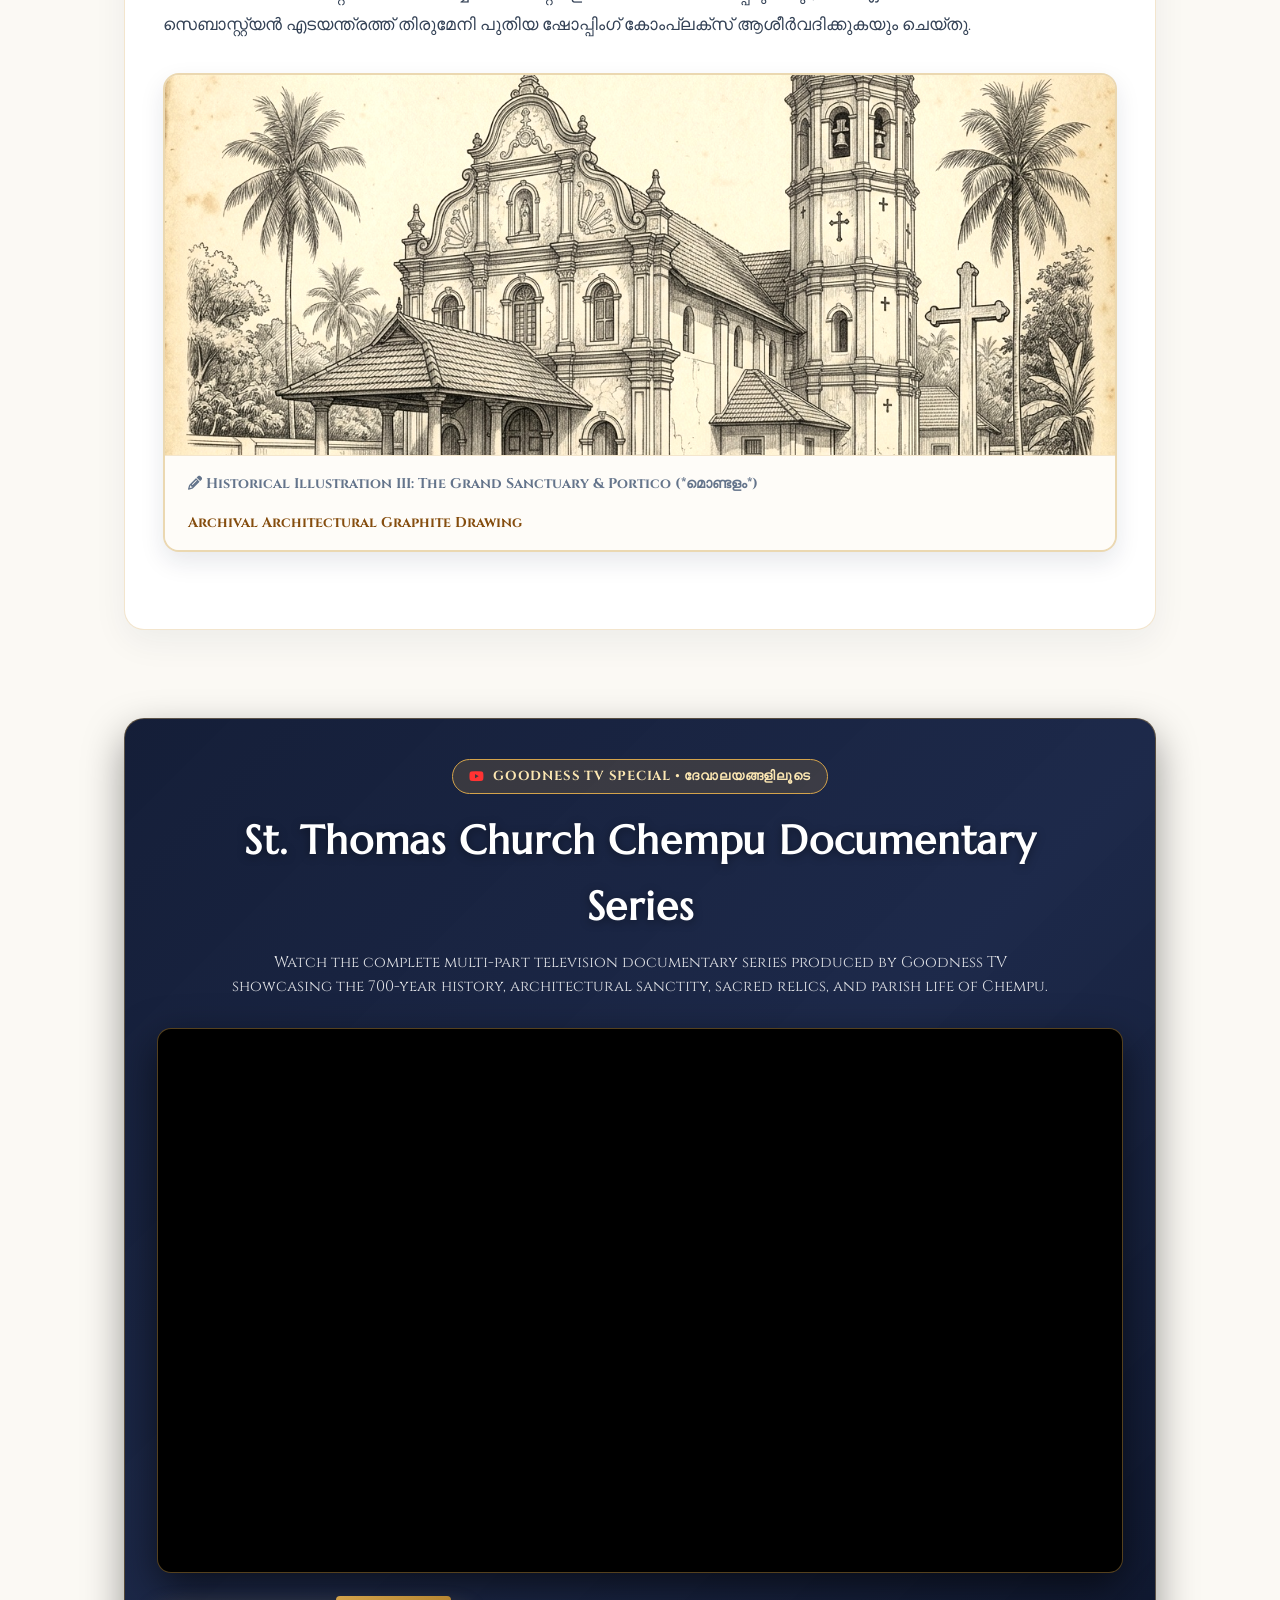
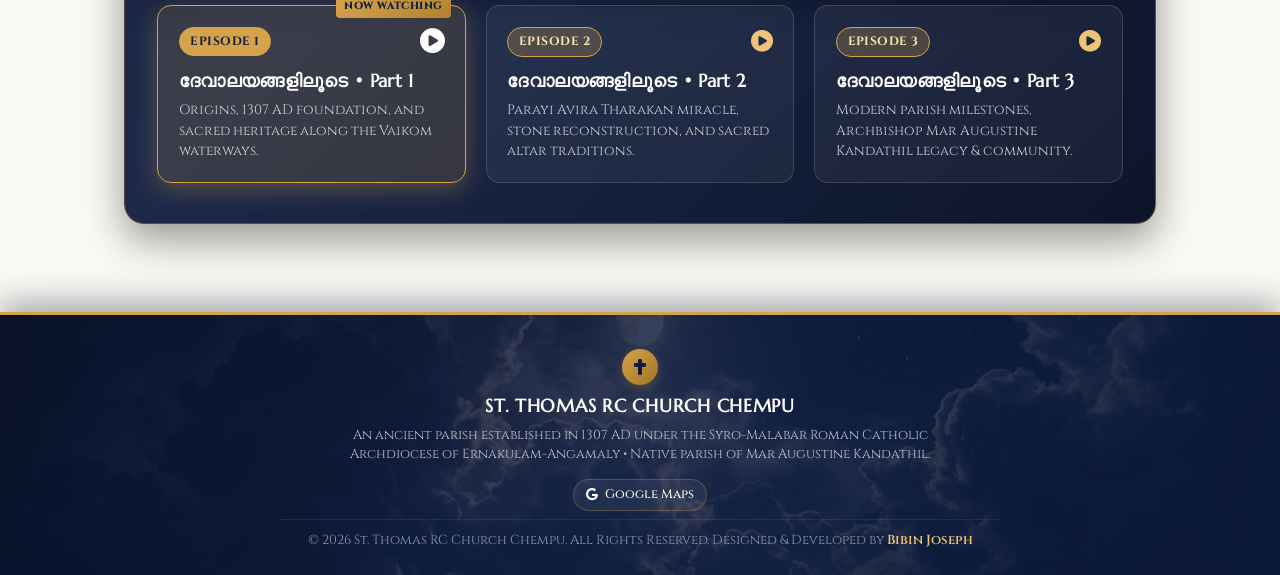
<file: history.html>
<!DOCTYPE html>
<html lang="en">
<head>
  <meta charset="UTF-8">
  <meta name="viewport" content="width=device-width, initial-scale=1.0">
  <title>Parish Chronicle &amp; Sacred Heritage | St. Thomas RC Church Chempu</title>
  <meta name="description" content="Explore the authentic 700+ year historical chronicle of St. Thomas Roman Catholic Church Chempu (Estd. 1307 AD) with bilingual Malayalam and English history, vintage pencil sketch illustrations, and historical milestones.">
  <link rel="canonical" href="https://stthomasrcchurchchempu.in/history">

  <!-- Open Graph / AI Discoverability -->
  <meta property="og:type" content="article">
  <meta property="og:site_name" content="St. Thomas RC Church Chempu">
  <meta property="og:title" content="Parish Chronicle &amp; 700-Year Sacred Heritage | St. Thomas Church Chempu">
  <meta property="og:description" content="From 1307 AD to the present: the timber miracle, Portuguese-era bell, and native cradle of Archbishop Mar Augustine Kandathil.">
  <meta property="og:url" content="https://stthomasrcchurchchempu.in/history">
  <meta property="og:image" content="https://stthomasrcchurchchempu.in/assets/images/st_thomas_chempu_church_vertical.jpg">

  <!-- JSON-LD Article Schema for AI / LLMs -->
  <script type="application/ld+json">
  {
    "@context": "https://schema.org",
    "@type": "Article",
    "headline": "History & Sacred Chronicle of St. Thomas Church Chempu (1307 AD – Present)",
    "description": "Comprehensive historical chronicle of St. Thomas Catholic Church, Chempu, founded in 1307 AD, under the Archdiocese of Ernakulam-Angamaly.",
    "publisher": {
      "@type": "Church",
      "name": "St. Thomas Syro-Malabar Catholic Church, Chempu",
      "url": "https://stthomasrcchurchchempu.in/"
    },
    "mainEntityOfPage": "https://stthomasrcchurchchempu.in/history",
    "inLanguage": ["en", "ml"]
  }
  </script>

  <!-- Favicon -->
  <link rel="icon" type="image/svg+xml" href="assets/images/favicon.svg">

  <!-- Google Fonts -->
  <link rel="preconnect" href="https://fonts.googleapis.com">
  <link rel="preconnect" href="https://fonts.gstatic.com" crossorigin>
  <link href="https://fonts.googleapis.com/css2?family=Cinzel:wght@500;600;700;800;900&family=Cinzel+Decorative:wght@700&family=Cormorant+Garamond:ital,wght@0,500;0,600;0,700;1,400&family=EB+Garamond:ital,wght@0,500;0,600;0,700;1,400&family=Inter:wght@400;500;600;700&family=Lora:ital,wght@0,500;0,600;0,700;1,400&family=Manjari:wght@400;700&family=Marcellus&family=Merriweather:ital,wght@0,400;0,700;1,300&family=Montserrat:wght@400;500;600;700;800&family=Outfit:wght@400;500;600;700&family=Playfair+Display:ital,wght@0,600;0,700;0,800;1,400&family=Plus+Jakarta+Sans:wght@300;400;500;600;700&family=Poppins:wght@400;500;600;700&family=Raleway:wght@400;500;600;700&display=swap" rel="stylesheet">

  <!-- Font Awesome -->
  <link rel="stylesheet" href="https://cdnjs.cloudflare.com/ajax/libs/font-awesome/6.5.1/css/all.min.css" integrity="sha512-DTOQO9RWCH3ppGqcWaEA1BIZOC6xxalwEsw9c2QQeAIftl+Vegovlnee1c9QX4TctnWMn13TZye+giMm8e2LwA==" crossorigin="anonymous" referrerpolicy="no-referrer" />

  <!-- Security & Anti-Cache Meta Headers -->
  <meta http-equiv="Cache-Control" content="no-cache, no-store, must-revalidate">
  <meta http-equiv="Pragma" content="no-cache">
  <meta http-equiv="Expires" content="0">
  <meta http-equiv="X-Content-Type-Options" content="nosniff">
  <meta http-equiv="X-XSS-Protection" content="1; mode=block">
  <meta name="referrer" content="strict-origin-when-cross-origin">

  <!-- Base Theme Stylesheet -->
  <link rel="stylesheet" href="assets/style.css?v=1795844500">
  <link rel="stylesheet" href="assets/themes.css">

  <style>
    /* Strict Match with index.html Navbar Typography */
    .main-header,
    .church-brand,
    .church-brand h1,
    .church-brand p,
    .nav-links a,
    .mobile-nav a {
      font-family: var(--font-nav, 'Cinzel', 'Marcellus', serif) !important;
    }

    .nav-links a {
      font-size: clamp(0.84rem, 0.95vw, 0.98rem) !important;
      font-weight: 600 !important;
      letter-spacing: 0.03em !important;
    }

    /* Dedicated Heritage Chronicle Styling */
    .history-page {
      background-color: #fbf9f4;
      color: #1a253c;
    }

    /* Bilingual Toggle Switch Header Control */
    .lang-switcher-wrap {
      display: inline-flex;
      align-items: center;
      background: rgba(15, 28, 63, 0.08);
      padding: 4px;
      border-radius: 999px;
      border: 1.5px solid rgba(212, 163, 75, 0.4);
      gap: 4px;
    }

    .lang-btn {
      padding: 6px 16px;
      border-radius: 999px;
      border: none;
      background: transparent;
      font-family: var(--font-body);
      font-size: 0.88rem;
      font-weight: 700;
      color: var(--primary-deep, #0f1c3f);
      cursor: pointer;
      transition: all 0.25s ease;
    }

    .lang-btn.active {
      background: var(--primary-deep, #0f1c3f);
      color: #ffffff;
      box-shadow: 0 2px 8px rgba(15, 28, 63, 0.25);
    }

    /* Chronicle Hero Header */
    .chronicle-hero {
      position: relative;
      padding: 5rem 1.5rem 4rem;
      background: linear-gradient(135deg, rgba(15, 28, 63, 0.95), rgba(24, 46, 102, 0.92)), url('assets/images/sketch_ancient_church_1307.jpg') center center / cover no-repeat;
      color: #ffffff;
      text-align: center;
      border-bottom: 3px solid var(--gold-primary, #d4a34b);
    }

    .chronicle-hero-inner {
      max-width: 900px;
      margin: 0 auto;
    }

    .chronicle-badge {
      display: inline-flex;
      align-items: center;
      gap: 8px;
      background: rgba(212, 163, 75, 0.2);
      border: 1.5px solid var(--gold-primary);
      color: #fce7b2;
      padding: 0.4rem 1.2rem;
      border-radius: 999px;
      font-family: var(--font-accent);
      font-size: 0.85rem;
      font-weight: 700;
      letter-spacing: 0.08em;
      text-transform: uppercase;
      margin-bottom: 1.2rem;
    }

    .chronicle-title {
      font-family: var(--font-heading, 'Marcellus', serif);
      font-size: clamp(2.2rem, 5vw, 3.4rem);
      color: #ffffff;
      margin-bottom: 1rem;
      line-height: 1.2;
      text-shadow: 0 4px 18px rgba(0, 0, 0, 0.5);
    }

    .chronicle-lead {
      font-size: clamp(1rem, 2vw, 1.15rem);
      line-height: 1.7;
      color: rgba(255, 255, 255, 0.9);
      max-width: 760px;
      margin: 0 auto 1.8rem;
    }

    /* Chapter Layout */
    .chronicle-container {
      max-width: 1080px;
      margin: 3.5rem auto;
      padding: 0 1.5rem;
    }

    .chronicle-chapter {
      background: #ffffff;
      border-radius: 20px;
      border: 1.5px solid rgba(212, 163, 75, 0.28);
      box-shadow: 0 12px 35px rgba(15, 28, 63, 0.06);
      padding: 2.8rem 2.4rem;
      margin-bottom: 3.5rem;
      position: relative;
      overflow: hidden;
    }

    .chronicle-chapter::before {
      content: '';
      position: absolute;
      top: 0;
      left: 0;
      right: 0;
      height: 4px;
      background: linear-gradient(90deg, var(--gold-primary, #d4a34b), #182e66);
    }

    .chapter-eyebrow {
      font-family: var(--font-accent, 'Cinzel', serif);
      font-size: 0.82rem;
      font-weight: 800;
      color: #b45309;
      text-transform: uppercase;
      letter-spacing: 0.08em;
      margin-bottom: 0.5rem;
      display: flex;
      align-items: center;
      gap: 6px;
    }

    .chapter-title {
      font-family: var(--font-heading, 'Marcellus', serif);
      font-size: clamp(1.5rem, 3vw, 2rem);
      color: var(--primary-deep, #0f1c3f);
      margin-bottom: 1.5rem;
      line-height: 1.3;
    }

    /* Pencil Sketch Showcase Component */
    .sketch-card {
      margin: 2rem 0;
      border-radius: 16px;
      overflow: hidden;
      border: 2px solid rgba(212, 163, 75, 0.35);
      box-shadow: 0 10px 25px rgba(15, 28, 63, 0.1);
      background: #f7f3e8;
      position: relative;
    }

    .sketch-img-wrap {
      width: 100%;
      height: 380px;
      overflow: hidden;
      position: relative;
    }

    .sketch-img-wrap img {
      width: 100%;
      height: 100%;
      object-fit: cover;
      filter: contrast(1.05) sepia(0.08);
      transition: transform 0.6s ease;
    }

    .sketch-card:hover .sketch-img-wrap img {
      transform: scale(1.03);
    }

    .sketch-caption {
      padding: 1rem 1.4rem;
      background: #fefcf8;
      border-top: 1px solid rgba(212, 163, 75, 0.25);
      font-family: var(--font-accent, 'Cinzel', serif);
      font-size: 0.88rem;
      font-weight: 700;
      color: #64748b;
      display: flex;
      align-items: center;
      justify-content: space-between;
      gap: 1rem;
      flex-wrap: wrap;
    }

    .sketch-caption span {
      color: #854d0e;
    }

    /* Paragraph Text Rendering */
    .chronicle-text {
      font-size: 1.05rem;
      line-height: 1.85;
      color: #334155;
      margin-bottom: 1.25rem;
    }

    .chronicle-text:last-child {
      margin-bottom: 0;
    }

    .lang-block {
      transition: opacity 0.3s ease;
    }

    .lang-block.hidden {
      display: none;
    }

    /* Malayalam Font Override */
    .lang-ml {
      font-family: 'Manjari', sans-serif;
      font-size: 1.08rem;
      line-height: 1.95;
      color: #1e293b;
    }

    .lang-ml .chapter-title {
      font-family: 'Manjari', sans-serif;
      font-weight: 700;
      font-size: 1.65rem;
    }

    /* Historical Milestones Quick Grid */
    .chronicle-milestone-grid {
      display: grid;
      grid-template-columns: repeat(auto-fit, minmax(240px, 1fr));
      gap: 1.25rem;
      margin: 2.2rem 0;
    }

    .chronicle-milestone-card {
      background: #ffffff;
      border: 1px solid rgba(212, 163, 75, 0.28);
      border-left: 4px solid var(--gold-primary, #d4a34b);
      padding: 1.1rem 1.25rem;
      border-radius: 12px;
      display: flex;
      flex-direction: column;
      gap: 0.4rem;
      box-shadow: 0 4px 14px rgba(15, 28, 63, 0.04);
      transition: transform 0.2s ease, box-shadow 0.2s ease;
    }

    .chronicle-milestone-card:hover {
      transform: translateY(-2px);
      box-shadow: 0 8px 20px rgba(15, 28, 63, 0.08);
    }

    .chronicle-milestone-year {
      font-family: var(--font-accent, 'Cinzel', serif);
      font-weight: 800;
      font-size: 1.18rem;
      color: var(--primary-deep, #0f1c3f);
      letter-spacing: 0.02em;
      line-height: 1.2;
    }

    .chronicle-milestone-desc {
      font-family: var(--font-body, 'Plus Jakarta Sans', sans-serif);
      font-size: 0.88rem;
      line-height: 1.5;
      color: #475569;
      margin: 0;
      word-break: break-word;
      overflow-wrap: break-word;
    }

    /* Chronicle Sub-Header Toolbar */
    .chronicle-toolbar {
      position: relative;
      z-index: 10;
      background: #ffffff;
      border-bottom: 1.5px solid rgba(212, 163, 75, 0.3);
      padding: 0.85rem 1.5rem;
      box-shadow: 0 4px 15px rgba(15, 28, 63, 0.05);
    }

    .toolbar-inner {
      max-width: 1080px;
      margin: 0 auto;
      display: flex;
      align-items: center;
      justify-content: space-between;
      gap: 1rem;
      flex-wrap: wrap;
    }

    .toolbar-actions {
      display: flex;
      align-items: center;
      gap: 0.85rem;
      flex-wrap: wrap;
    }

    .toolbar-video-shortcut {
      display: inline-flex;
      align-items: center;
      gap: 7px;
      background: linear-gradient(135deg, rgba(212, 163, 75, 0.15) 0%, rgba(212, 163, 75, 0.28) 100%);
      color: #0f1c3f;
      border: 1.5px solid var(--gold-primary, #d4a34b);
      padding: 0.45rem 0.95rem;
      border-radius: 999px;
      font-family: var(--font-accent, 'Cinzel', serif);
      font-size: 0.82rem;
      font-weight: 700;
      text-decoration: none;
      letter-spacing: 0.03em;
      transition: all 0.25s ease;
      box-shadow: 0 2px 8px rgba(212, 163, 75, 0.2);
    }

    .toolbar-video-shortcut:hover {
      background: linear-gradient(135deg, var(--gold-primary, #d4a34b) 0%, var(--gold-dark, #b3822e) 100%);
      color: #0f1c3f;
      transform: translateY(-2px);
      box-shadow: 0 4px 14px rgba(212, 163, 75, 0.38);
    }

    .toolbar-video-shortcut i {
      color: #e52d27;
      font-size: 0.95rem;
      transition: transform 0.25s ease;
    }

    .toolbar-video-shortcut:hover i {
      transform: scale(1.18);
    }

    /* Floating Quick Video Shortcut Button */
    .floating-video-shortcut {
      position: fixed;
      bottom: 84px;
      right: 24px;
      z-index: 990;
      display: inline-flex;
      align-items: center;
      gap: 8px;
      background: linear-gradient(135deg, #0f1c3f 0%, #182e66 100%);
      color: #ffffff;
      border: 1.5px solid var(--gold-primary, #d4a34b);
      padding: 0.55rem 1.1rem;
      border-radius: 999px;
      font-family: var(--font-accent, 'Cinzel', serif);
      font-size: 0.82rem;
      font-weight: 700;
      text-decoration: none;
      letter-spacing: 0.03em;
      box-shadow: 0 8px 24px rgba(0, 0, 0, 0.35), 0 0 12px rgba(212, 163, 75, 0.3);
      transition: all 0.28s cubic-bezier(0.16, 1, 0.3, 1);
      cursor: pointer;
    }

    .floating-video-shortcut:hover {
      background: linear-gradient(135deg, var(--gold-primary, #d4a34b) 0%, var(--gold-dark, #b3822e) 100%);
      color: #0f1c3f;
      border-color: #ffffff;
      transform: translateY(-3px) scale(1.03);
      box-shadow: 0 12px 28px rgba(0, 0, 0, 0.45), 0 0 18px rgba(212, 163, 75, 0.6);
    }

    .floating-video-shortcut i.fa-youtube {
      color: #ff3333;
      font-size: 1.1rem;
      transition: color 0.25s ease;
    }

    .floating-video-shortcut:hover i.fa-youtube {
      color: #0f1c3f;
    }

    .hero-shortcut-btn {
      display: inline-flex;
      align-items: center;
      gap: 9px;
      background: linear-gradient(135deg, rgba(212, 163, 75, 0.2) 0%, rgba(212, 163, 75, 0.35) 100%);
      color: #ffffff;
      border: 1.5px solid var(--gold-primary, #d4a34b);
      padding: 0.6rem 1.35rem;
      border-radius: 999px;
      font-family: var(--font-accent, 'Cinzel', serif);
      font-size: 0.88rem;
      font-weight: 700;
      text-decoration: none;
      letter-spacing: 0.04em;
      margin-top: 0.8rem;
      transition: all 0.25s ease;
      box-shadow: 0 6px 18px rgba(0, 0, 0, 0.3);
    }

    .hero-shortcut-btn:hover {
      background: linear-gradient(135deg, var(--gold-primary, #d4a34b) 0%, var(--gold-dark, #b3822e) 100%);
      color: #0f1c3f;
      transform: translateY(-2px);
      box-shadow: 0 8px 24px rgba(212, 163, 75, 0.45);
    }

    .hero-shortcut-btn i {
      color: #ff3333;
      font-size: 1.15rem;
      transition: transform 0.25s ease;
    }

    .hero-shortcut-btn:hover i {
      color: #0f1c3f;
      transform: scale(1.15);
    }

    @media (max-width: 600px) {
      .floating-video-shortcut span.shortcut-text {
        display: none;
      }
      .floating-video-shortcut {
        padding: 0.65rem;
        border-radius: 50%;
        bottom: 74px;
        right: 18px;
        width: 44px;
        height: 44px;
        justify-content: center;
      }
    }

    .toolbar-breadcrumb {
      font-family: var(--font-body, 'Plus Jakarta Sans', sans-serif);
      font-size: 0.9rem;
      font-weight: 600;
      color: #475569;
      display: flex;
      align-items: center;
      gap: 0.4rem;
    }

    .toolbar-breadcrumb a {
      color: var(--primary, #182e66);
      text-decoration: none;
      font-family: var(--font-accent, 'Cinzel', serif);
      font-weight: 700;
    }

    .toolbar-breadcrumb #breadcrumbLabel {
      font-family: 'Manjari', sans-serif;
      font-size: 0.95rem;
      color: #1e293b;
    }

    /* Target / Hash anchor offset so fixed header never covers section */
    :target,
    .chronicle-chapter,
    #documentary {
      scroll-margin-top: 100px;
    }

    /* Goodness TV Documentary Showcase & Interactive Video Player */
    .goodness-tv-showcase {
      background: linear-gradient(135deg, rgba(11, 21, 48, 0.96) 0%, rgba(15, 28, 63, 0.94) 50%, rgba(8, 16, 38, 0.98) 100%);
      border: 1.5px solid var(--border-gold, rgba(212, 163, 75, 0.45));
      border-radius: 20px;
      padding: 2.5rem 2rem;
      color: #ffffff;
      position: relative;
      overflow: hidden;
      box-shadow: 0 16px 40px rgba(0, 0, 0, 0.4);
    }
    .goodness-tv-header {
      text-align: center;
      max-width: 820px;
      margin: 0 auto 1.8rem;
    }
    .goodness-tv-badge {
      display: inline-flex;
      align-items: center;
      gap: 8px;
      background: rgba(212, 163, 75, 0.18);
      border: 1px solid var(--gold-primary, #d4a34b);
      color: #fce7b2;
      padding: 0.35rem 1rem;
      border-radius: 999px;
      font-family: var(--font-accent, 'Cinzel', serif);
      font-size: 0.82rem;
      font-weight: 700;
      letter-spacing: 0.06em;
      text-transform: uppercase;
      margin-bottom: 0.8rem;
    }
    .goodness-tv-badge i {
      color: #ff3333;
    }
    .goodness-tv-title {
      font-family: var(--font-heading, 'Marcellus', serif);
      font-size: clamp(1.8rem, 4vw, 2.5rem);
      color: #ffffff;
      margin-bottom: 0.75rem;
      text-shadow: 0 2px 10px rgba(0, 0, 0, 0.4);
    }
    .goodness-tv-subtitle {
      font-size: 0.95rem;
      line-height: 1.6;
      color: rgba(255, 255, 255, 0.85);
      margin: 0 auto;
    }
    .goodness-tv-main-player {
      position: relative;
      width: 100%;
      padding-bottom: 56.25%; /* 16:9 Aspect Ratio */
      height: 0;
      border-radius: 14px;
      overflow: hidden;
      box-shadow: 0 14px 40px rgba(0, 0, 0, 0.6);
      border: 1.5px solid rgba(212, 163, 75, 0.4);
      margin: 1.5rem 0 2rem;
      background: #000;
    }
    .goodness-tv-main-player iframe {
      position: absolute;
      top: 0;
      left: 0;
      width: 100%;
      height: 100%;
      border: none;
    }
    .goodness-tv-episodes-grid {
      display: grid;
      grid-template-columns: repeat(auto-fit, minmax(260px, 1fr));
      gap: 1.25rem;
    }
    .goodness-episode-card {
      background: rgba(255, 255, 255, 0.05);
      border: 1.5px solid rgba(255, 255, 255, 0.15);
      border-radius: 14px;
      padding: 1.3rem;
      cursor: pointer;
      transition: all 0.28s ease;
      position: relative;
      user-select: none;
      display: flex;
      flex-direction: column;
    }
    .goodness-episode-card:hover {
      background: rgba(255, 255, 255, 0.12);
      border-color: var(--gold-primary, #d4a34b);
      transform: translateY(-3px);
      box-shadow: 0 8px 24px rgba(212, 163, 75, 0.2);
    }
    .goodness-episode-card.active {
      background: rgba(212, 163, 75, 0.16);
      border-color: var(--gold-primary, #d4a34b);
      box-shadow: 0 6px 25px rgba(212, 163, 75, 0.35);
    }
    .goodness-episode-card.active::before {
      content: 'NOW WATCHING';
      position: absolute;
      top: -10px;
      right: 14px;
      background: linear-gradient(135deg, #d4a34b, #b3822e);
      color: #0f1c3f;
      font-size: 0.65rem;
      font-weight: 800;
      font-family: var(--font-accent, 'Cinzel', serif);
      padding: 2px 8px;
      border-radius: 4px;
      letter-spacing: 0.05em;
    }
    .goodness-episode-top {
      display: flex;
      align-items: center;
      justify-content: space-between;
      margin-bottom: 0.75rem;
    }
    .goodness-episode-pill {
      background: rgba(212, 163, 75, 0.25);
      border: 1px solid var(--gold-primary, #d4a34b);
      color: #fce7b2;
      font-weight: 700;
      font-size: 0.75rem;
      padding: 0.25rem 0.65rem;
      border-radius: 999px;
      font-family: var(--font-accent, 'Cinzel', serif);
      text-transform: uppercase;
      letter-spacing: 0.04em;
    }
    .goodness-episode-card.active .goodness-episode-pill {
      background: var(--gold-primary, #d4a34b);
      color: #0f1c3f;
    }
    .goodness-play-icon {
      color: var(--gold-glow, #eec578);
      font-size: 1.35rem;
      transition: transform 0.25s ease, color 0.25s ease;
    }
    .goodness-episode-card:hover .goodness-play-icon,
    .goodness-episode-card.active .goodness-play-icon {
      transform: scale(1.15);
      color: #ffffff;
    }
    .goodness-episode-card h4 {
      font-family: var(--font-heading, 'Marcellus', serif);
      font-size: 1.12rem;
      color: #ffffff;
      margin: 0 0 0.45rem;
      line-height: 1.35;
    }
    .goodness-episode-card p {
      font-size: 0.85rem;
      color: rgba(255, 255, 255, 0.78);
      line-height: 1.5;
      margin: 0;
      flex-grow: 1;
    }

    @media (max-width: 768px) {
      .chronicle-chapter {
        padding: 1.8rem 1.3rem;
        margin-bottom: 2rem;
      }
      .sketch-img-wrap {
        height: 240px;
      }
      .chronicle-hero {
        padding: 3.5rem 1rem 2.5rem;
      }
      .chronicle-title {
        font-size: 1.85rem;
      }
    }
  </style>
</head>
<body class="history-page">

  <!-- Sticky Main Header -->
  <header class="main-header" id="mainHeader">
    <div class="container header-inner">
      <a href="index.html#home" class="church-brand" aria-label="ST. THOMAS RC CHURCH CHEMPU">
        <div class="church-emblem">
          <i class="fas fa-cross"></i>
        </div>
        <div class="brand-text">
          <h1>ST. THOMAS RC CHURCH CHEMPU</h1>
        </div>
      </a>

      <!-- Navigation Links -->
      <nav aria-label="Main Navigation">
        <ul class="nav-links" id="navLinks">
          <li><a href="index.html#about">History</a></li>
          <li><a href="#documentary" style="color: var(--gold-glow); font-weight: 700;"><i class="fab fa-youtube" style="color: #ff3333; margin-right: 4px;"></i>Documentary</a></li>
          <li><a href="index.html#mass-timings">Holy Mass</a></li>
          <li><a href="index.html#feasts">Feasts</a></li>
          <li><a href="index.html#gallery">Gallery</a></li>
          <li><a href="community">Community</a></li>
          <li><a href="magazine" title="Santhom Maria Parish Magazine"><i class="fas fa-book-open" style="margin-right: 4px; color: var(--gold-glow);"></i>Santhom Maria</a></li>
          <li><a href="contact">Contact</a></li>
        </ul>
      </nav>

      <div class="header-actions">
        <button class="mobile-nav-toggle" id="mobileNavToggle" aria-label="Toggle navigation menu">
          <i class="fas fa-bars"></i>
        </button>
      </div>
    </div>
  </header>

  <!-- Chronicle Hero Banner -->
  <section class="chronicle-hero">
    <div class="chronicle-hero-inner scroll-reveal">
      <div class="chronicle-badge">
        <i class="fas fa-scroll"></i>
        <span>Authentic Parish Records (ഇടവക ഡയറക്ടറി 2019)</span>
      </div>
      <h1 class="chronicle-title" id="heroTitle">ചരിത്ര വഴിയിൽ: ചെമ്പ് സെന്റ് തോമസ് കത്തോലിക്കാപള്ളി</h1>
      <p class="chronicle-lead" id="heroLead">
        Over 700 years of living Christian faith, apostolic heritage, and spiritual devotion rooted along the historic backwaters of Chempu, Vaikom.
      </p>
      <div>
        <a href="#documentary" class="hero-shortcut-btn" title="Watch Goodness TV Chempu Documentary Series">
          <i class="fab fa-youtube"></i>
          <span>Watch Documentary Episodes (ദേവാലയങ്ങളിലൂടെ)</span>
        </a>
      </div>
    </div>
  </section>

  <!-- Interactive Language & Reading Toolbar -->
  <div class="chronicle-toolbar">
    <div class="toolbar-inner">
      <div class="toolbar-breadcrumb">
        <a href="./"><i class="fas fa-home"></i> Home</a> &nbsp;&bull;&nbsp;
        <span id="breadcrumbLabel">ചരിത്ര വഴിയിൽ (Parish Chronicle)</span>
      </div>

      <div class="toolbar-actions">
        <!-- Quick Shortcut to Watch Videos -->
        <a href="#documentary" class="toolbar-video-shortcut" title="Jump to Goodness TV Documentary Video Player">
          <i class="fab fa-youtube"></i>
          <span>Watch Episodes</span>
        </a>

        <div class="lang-switcher-wrap" aria-label="Language Switcher">
          <button class="lang-btn active" id="btnLangMl" onclick="setChronicleLanguage('ml')">
            <i class="fas fa-language"></i> മലയാളം
          </button>
          <button class="lang-btn" id="btnLangEn" onclick="setChronicleLanguage('en')">
            English
          </button>
        </div>
      </div>
    </div>
  </div>

  <!-- Chronicle Chapters Container -->
  <main class="chronicle-container">

    <!-- Quick Milestone Bar -->
    <div class="chronicle-milestone-grid">
      <div class="chronicle-milestone-card">
        <div class="chronicle-milestone-year">1307 AD</div>
        <p class="chronicle-milestone-desc">Foundation at Kulasekharamangalam</p>
      </div>
      <div class="chronicle-milestone-card">
        <div class="chronicle-milestone-year">1653 AD</div>
        <p class="chronicle-milestone-desc">Coonan Cross Oath &amp; Padroado Era</p>
      </div>
      <div class="chronicle-milestone-card">
        <div class="chronicle-milestone-year">1858 AD</div>
        <p class="chronicle-milestone-desc">Catholic Church Shed Built (ME 1033)</p>
      </div>
      <div class="chronicle-milestone-card">
        <div class="chronicle-milestone-year">1966 AD</div>
        <p class="chronicle-milestone-desc">Tharakan Miracle &amp; Stone Sanctuary</p>
      </div>
      <div class="chronicle-milestone-card">
        <div class="chronicle-milestone-year">1981 AD</div>
        <p class="chronicle-milestone-desc">Blessing by Mar Sebastian Mankuzhikary</p>
      </div>
      <div class="chronicle-milestone-card">
        <div class="chronicle-milestone-year">2007 AD</div>
        <p class="chronicle-milestone-desc">700th Jubilee Celebrations &amp; Portico</p>
      </div>
    </div>

    <!-- Chapter 1: Foundations & Vadakkumkoor Connections -->
    <article class="chronicle-chapter">
      <div class="chapter-eyebrow"><i class="fas fa-feather-alt"></i> Chapter I</div>

      <!-- Malayalam Version -->
      <div class="lang-block lang-ml" id="ch1-ml">
        <h2 class="chapter-title">ഉത്ഭവവും കുലശേഖരമംഗലത്തെ ആദ്യപള്ളിയും</h2>
        <p class="chronicle-text">
          ഭാഗ്യസ്മരണാർഹനായ അഭിവന്ദ്യ മെത്രാപ്പോലീത്ത മാർ അഗസ്റ്റിൻ കണ്ടത്തിൽ തിരുമേനിയുടെ ജന്മത്താൽ പ്രസിദ്ധിയാർജ്ജിച്ച ചെമ്പ് പണ്ടേ തന്നെ ഒരു സുപ്രധാന കേന്ദ്രമായിരുന്നു. വടക്കുംകൂർ രാജവംശത്തിന്റെ ആസ്ഥാനം ചെമ്പിൽ – മുറിഞ്ഞ പുഴയ്ക്കു തെക്ക് – ആയിരുന്നു. രാജകൊട്ടാരത്തിന്റെയും കോട്ടകൊത്തളങ്ങളുടെയും അവശിഷ്ടങ്ങൾ ഇന്നും ഇവിടെ കാണാം. അന്നൊരു വാണിജ്യകേന്ദ്രമായിരുന്ന ചെമ്പിൽ ഒരു വലിയ ചന്തയുണ്ടായിരുന്നു. കാലാന്തരത്തിൽ അതു തലയോലപ്പറമ്പിലേക്കു മാറി. ഇന്നും ഇവിടുത്തെ കോട്ടേപ്പറമ്പിനു കിഴക്കു വശത്തു ചന്ത നിലവിലിരുന്ന സ്ഥലത്തിനു ചന്തപ്പറമ്പ് എന്നാണ് പറഞ്ഞുപോരുന്നത്.
        </p>
        <p class="chronicle-text">
          ചെമ്പിലെ പള്ളി <strong>ഏ.ഡി. 1307-ൽ</strong> സ്ഥാപിതമായെന്നാണ് കാണുന്നത്. ഇതിന് ഉപോൽബലകമായ ആധികാരിക രേഖകൾ ഇല്ല. എങ്കിലും പ്രബലമായ ഒരു ജനപാരമ്പര്യമുണ്ട്. എന്നാൽ ആദ്യം പള്ളി സ്ഥിതി ചെയ്തിരുന്നത് വടക്കുംകൂർ രാജാവിന്റെ ഭരണസീമയിൽപ്പെട്ട മനക്കുന്ന് പ്രവൃത്തിയിൽ കുലശേഖരമംഗലം കരയിൽ ഇപ്പോഴും പള്ളിപ്പറമ്പ് എന്നു വിളിച്ചുവരുന്ന (കുലശേഖരമംഗലം മുഹമ്മദൻ സ്കൂളിനു തൊട്ടു കിഴക്ക്, ഇപ്പോഴത്തെ മെയിൻ റോഡിനു തൊട്ടു പടിഞ്ഞാറുവശം) സ്ഥലത്തായിരുന്നുവെന്നും, വൈക്കം ക്ഷേത്രാധികാരികളുടെ പരാതിയെത്തുടർന്നു പ്രസ്തുത പള്ളി ചെമ്പു പകുതിയിലേക്കു മാറ്റിയെന്നും പറയപ്പെടുന്നു. പുരാതനമായ കൽത്തറകളുടെ അവശിഷ്ടങ്ങളും ശിലാഖണ്ഡങ്ങളും പ്രസ്തുത പറമ്പിൽ നിന്നും കണ്ടുകിട്ടിയതിന്റെ വെളിച്ചത്തിൽ അവിടെ പള്ളി ഉണ്ടായിരുന്നു എന്നത് സ്പഷ്ടമാണ്. എന്നാൽ, എന്നാണ് പള്ളി മാറ്റി സ്ഥാപിച്ചതെന്നു കൃത്യമായി പറയുക വയ്യ.
        </p>
        <p class="chronicle-text">
          ടിപ്പുവിന്റെ ആക്രമണകാലംവരെ ചെമ്പ്, കുലശേഖരമംഗലം പ്രദേശത്ത് ക്രിസ്ത്യാനികൾ ഒരു പ്രബല ജനവിഭാഗമായിരുന്നു. ആക്രമണ ഭീഷണിയെത്തുടർന്ന് ഇവിടുത്തുകാരിൽ പലരും കൂടല്ലൂർ, മാന്നാനം, അതിരമ്പുഴ, അറക്കുഴ, മുതലക്കോടം, തിരുവമ്പാടി എന്നീ സ്ഥലങ്ങളിലേക്കു കുടിയേറിപ്പാർത്തു. അവരിൽ പലരും അവിടെത്തന്നെ സ്ഥിരതാമസമാക്കുകയും ചെയ്തു.
        </p>
      </div>

      <!-- English Version -->
      <div class="lang-block lang-en hidden" id="ch1-en">
        <h2 class="chapter-title">Origins &amp; The Ancient Chapel of Kulasekharamangalam</h2>
        <p class="chronicle-text">
          Chempu has historically stood as an illustrious regional center, renowned as the venerable birthplace of the Servant of God, Most Rev. Mar Augustine Kandathil, the first Archbishop of the Syro-Malabar Catholic Church. Historically, Chempu—south of the Murinjapuzha river—served as a royal seat of the Vadakkumkoor Kingdom. Remnants of the ancient royal palace and its fortified walls can still be discovered in the soil here. Chempu was also an eminent regional commercial hub hosting a flourishing central market, which in later centuries migrated to Thalayolaparambu; the open grounds east of Kottepparambu are still known to this day as <em>Chanthaparambu</em> (the Market Grounds).
        </p>
        <p class="chronicle-text">
          Traditional historical records date the ecclesiastical establishment of St. Thomas Church Chempu to <strong>1307 AD</strong>. While parchment documentation from that medieval epoch is scarce, living oral history and continuous ecclesiastical heritage testify to this foundation. The original church sanctuary stood at Kulasekharamangalam in the Manakkunnu division of the Vadakkumkoor realm, at a historic location still revered as <em>Pallipparambu</em> (immediately east of the present Mohammedan School, west of the main road). Following administrative representations from authorities of the Vaikom temple, the parish church was subsequently re-established within the Chempu region. The excavation of ancient granite altar pedestals and dressed stone masonry from the site confirms the existence of this medieval chapel.
        </p>
        <p class="chronicle-text">
          Until the invasion era of Tipu Sultan, Christians formed a prominent and prosperous community across Chempu and Kulasekharamangalam. Under the threat of warfare, several Chempu families migrated inland to Catholic havens such as Koodalloor, Mannanam, Athirampuzha, Arakuzha, Muthalakodam, and Thiruvambadi, where their descendants permanently established roots while retaining ancestral devotion to St. Thomas.
        </p>
      </div>

      <!-- Sketch 1: Ancient 1307 AD Church -->
      <div class="sketch-card">
        <div class="sketch-img-wrap">
          <img src="assets/images/sketch_ancient_church_1307.jpg" alt="Pencil sketch of the ancient 1307 AD chapel at Kulasekharamangalam" loading="lazy" decoding="async">
        </div>
        <div class="sketch-caption">
          <div><i class="fas fa-pencil-alt"></i> <strong>Historical Illustration I:</strong> Ancient Chapel (1307 AD Era)</div>
          <span>Archival Charcoal &amp; Graphite Sketch</span>
        </div>
      </div>
    </article>

    <!-- Chapter 2: The Nazraniparambu Era & The Timber Miracle -->
    <article class="chronicle-chapter">
      <div class="chapter-eyebrow"><i class="fas fa-cross"></i> Chapter II</div>

      <!-- Malayalam Version -->
      <div class="lang-block lang-ml" id="ch2-ml">
        <h2 class="chapter-title">നസ്രാണിപ്പറമ്പിലെ സാന്നിധ്യവും തടിയുടെ അത്ഭുതവും</h2>
        <p class="chronicle-text">
          കുലശേഖരമംഗലത്തുനിന്നും ചെമ്പിലേക്കു മാറ്റിസ്ഥാപിച്ച പള്ളി നസ്രാണിപ്പറമ്പിലെന്നാണു സ്ഥിതി ചെയ്തിരുന്നത്. മുൻ ആധാരപ്രകാരം കൊല്ലവർഷം 948-ൽ മങ്കായി മനയിൽ നിന്നും കാരാൺമയായി പതിവുരേഖ കിട്ടിയെങ്കിലും പിന്നീടു കണ്ടെഴുത്തുകാലത്ത്, 993-ൽ കണ്ടെഴുത്തുദ്യോഗസ്ഥന്റെ ദ്രോഹബുദ്ധി മൂലം പുതുവൽപണ്ടാരവകയായി മാറ്റി രേഖയുണ്ടാക്കുകയാണു ചെയ്തത്. അക്കാലത്തെ ഇവിടുത്തെ ക്രൈസ്തവരുടെ ആത്മീയാവശ്യങ്ങളുടെ നിർവ്വഹണത്തിനായി വൈദികർ ഇവിടെ താമസിച്ചിരുന്നു. നസ്രാണിപ്പറമ്പിന്റെ കിഴക്കുവശത്തുള്ള കത്തനാർ കൂട്ട് (ഇന്ന് ലോപിച്ചു കത്തനാകൂട്ട്) പുരയിടവും അതിനു വടക്കായി കപ്യാർ താമസിച്ചിരുന്ന കപ്യാരുപറമ്പും ഇവിടുത്തെ ക്രിസ്ത്യാനികളുടെ മുൻകാല പ്രമാണ്യത്തെ അനുസ്മരിപ്പിക്കുന്ന തെളിവുകളാണ്.
        </p>
        <p class="chronicle-text">
          കൂനൻ കുരിശുസത്യത്തിനു ശേഷം രീത്തുപ്രശ്നം ഗുരുതരമാവുകയും സഭാഭരണം പോർട്ടുഗീസ് മേൽക്കോയ്മയുടെ പൂർണ്ണനിയന്ത്രണത്തിലാവുകയും ചെയ്തപ്പോൾ ചെമ്പിൽ ഇടവകയിലെ വടക്കും ഭാഗത്ത് തെക്കുംഭാഗവും വടക്കുംഭാഗവും കുറെ കുടുംബങ്ങൾ യാക്കോബായ വിഭാഗത്തിൽ ഉൾപ്പെട്ടു. എന്നാൽ, ഒരേ പള്ളിയിൽത്തന്നെയാണ് മതകർമ്മങ്ങൾ രണ്ടു കൂട്ടരും അനുഷ്ഠിച്ചുപോന്നത്. കൊല്ലവർഷം 1033 (ഏ.ഡി. 1858)-ൽ കത്തോലിക്കരും യാക്കോബായക്കാരും ഒരേ പള്ളിയിൽ തിരുക്കർമ്മങ്ങൾ അനുഷ്ഠിക്കേണ്ടതിനെ തടഞ്ഞുകൊണ്ടുള്ള വരാപ്പുഴ മെത്രാപ്പോലീത്ത ബർണ്ണർദ്ദീനോസ് തിരുമനസ്സിലെ കൽപ്പനയുടെ പശ്ചാത്തലത്തിൽ പൊതുവായ പള്ളി പൂട്ടേണ്ടിവന്നു. അങ്ങനെ പള്ളിയുടെ കിഴക്കുവശത്തായി പഴയ കൂറ്റുകാരും (കത്തോലിക്കരും) പടിഞ്ഞാറുവശത്തായി പുത്തൻകൂറ്റുകാരും ഓരോ ഷെഡ് വച്ചുകെട്ടി മതകർമ്മങ്ങൾ നടത്തുവാൻ തുടങ്ങി.
        </p>
        <p class="chronicle-text">
          പ്രസ്തുത ദേവാലയം പുനരുദ്ധരിച്ചതിനെപ്പറ്റി ഒരു ഐതിഹ്യമുണ്ട്: രോഗം ബാധിച്ചു 40 ദിവസങ്ങളോളം ബോധമറ്റ് ശയ്യാവലംബിയായി കഴിഞ്ഞിരുന്ന അയ്യനാട്ടു പാറായിൽ അവിരാത്തരകനോട് ഒരു വലിയ ആൾ വന്ന് <em>“ഞാൻ മഴ നനഞ്ഞു കിടക്കുന്നത് നീ കാണുന്നില്ലേ”</em> എന്നു ശാസനാസ്വരത്തിൽ പറഞ്ഞശേഷം മറഞ്ഞുപോയി. അധികം താമസിയാതെ തരകൻ രോഗവിമുക്തനായി. ജ്യേഷ്ഠപുത്രനെ വിളിച്ചു തന്നോട് അബോധാവസ്ഥയിൽ ആജ്ഞാപിച്ചത് ചെമ്പിൽ പള്ളിയിലെ തോമ്മാശ്ലീഹായാണെന്നും ഉടനെ അവിടുത്തെ പള്ളി പൊളിച്ചുപണിയണമെന്നും ആവശ്യപ്പെട്ടു. പള്ളിയുടെ പണിക്കു ഭൂരിഭാഗം ചെലവും തരകൻ തന്നെയാണ് വഹിച്ചത്.
        </p>
        <p class="chronicle-text">
          പള്ളി ഉത്തരപ്പൊക്കം വരെ പണിതുയർത്തിയപ്പോൾ ഉത്തരത്തിനുപറ്റിയ നെടിയ തടി ലഭിക്കുന്നതിനു പ്രയാസം നേരിട്ടതുകൊണ്ട് പണി തൽക്കാലം നിർത്തിവെയ്ക്കുവാൻ തീരുമാനിച്ചു. അന്നേ ദിവസം വലിയ കാറ്റും മഴയും വെള്ളപ്പൊക്കവുമുണ്ടായി. അടുത്ത ദിവസം ഞായറാഴ്ച പള്ളിയുടെ കിഴക്കേ പുഴക്കടവിൽ ഉത്തരങ്ങൾക്കുകൂടുന്ന വലിയ ഒരു തേക്കുതടി വന്നടുത്തു. ഇടവക ജനങ്ങൾ ആ തടി വലിച്ചുകയറ്റി പുതിയ പള്ളിക്കുള്ള ഉത്തരങ്ങളാക്കി പണി തുടരുകയും ചെയ്തു. ഈ പള്ളിയുടെ ആശീർവാദകർമ്മം 1966 മെയ് 20-ാം തീയതി പെന്തക്കുസ്താ ദിനത്തിൽ ഭക്തിസാന്ദ്രമായി നടന്നു.
        </p>
      </div>

      <!-- English Version -->
      <div class="lang-block lang-en hidden" id="ch2-en">
        <h2 class="chapter-title">The Nazraniparambu Era &amp; The Miracle of the Floating Timber</h2>
        <p class="chronicle-text">
          Upon moving from Kulasekharamangalam into Chempu, the parish church stood at <em>Nazraniparambu</em>. Ancient deed records recount that in the Malayalam Era (ME) 948, leasehold tenure (*karaanma*) was granted by Mankayi Mana. Resident priests catered to the spiritual needs of the faithful on these grounds. Evidence of this enduring Christian presence remains evident in traditional property names, such as <em>Kathanarkoottu</em> (priests' quarters, now Kathanakoottu) situated east of Nazraniparambu, and <em>Kappyaruparambu</em> (sacristan’s grounds) to the north.
        </p>
        <p class="chronicle-text">
          Following the historic Coonan Cross Oath in 1653 and subsequent jurisdictional disputes under the Portuguese Padroado regime, liturgical tensions arose between the Pazhayakoor (Catholics remaining in communion with Rome) and Puthenkoor (Jacobite) sections. Initially, both communities shared the single church edifice for their sacred mysteries. However, in ME 1033 (1858 AD), following a decree from the Vicar Apostolic of Varapuzha, Most Rev. Archbishop Bernardine Baccinelli (OCD), prohibiting simultaneous liturgical celebrations, the central church building was closed. Consequently, the Catholics (Pazhayakoor) erected a temporary thatched shed on the eastern boundary, while the Jacobites (Puthenkoor) built a separate shed on the western side.
        </p>
        <p class="chronicle-text">
          A miraculous tradition surrounds the subsequent permanent rebuilding of the Catholic sanctuary: Avirah Tharakan of the Ayanattu Parayil family lay critically ill and bedridden for forty days in a semi-conscious state. A luminous figure appeared before him in a vision, asking with gentle authority: <em>“Do you not see that I am drenched in the rain?”</em> Upon the vision vanishing, Tharakan made an instantaneous, complete recovery. Recognizing that the Apostle St. Thomas had commanded him to replace the deteriorating temporary structure with a worthy house of God, Tharakan summoned his eldest son and undertook the principal financial patronage of the new church construction.
        </p>
        <p class="chronicle-text">
          When the masonry walls had risen to roof height, construction stalled because master builders could not source a continuous, massive timber beam long enough to span the wide roof rafters (*utharam*). That very night, severe torrential storms and riverine floods swept through Chempu. On Sunday dawn, parish faithful discovered an extraordinary, perfectly straight teak timber log (*thekku thadi*) that had washed ashore precisely at the church’s eastern river landing (*kadavu*). The astonished congregation hauled the sacred timber ashore, sawed it into the central crossbeams, and triumphantly completed the church. The solemn dedication was celebrated on Pentecost Sunday, 20 May 1966.
        </p>
      </div>

      <!-- Sketch 2: Miracle of Floating Timber -->
      <div class="sketch-card">
        <div class="sketch-img-wrap">
          <img src="assets/images/sketch_teak_timber_miracle.jpg" alt="Pencil sketch showing the miraculous teak timber arriving at Chempu river landing" loading="lazy" decoding="async">
        </div>
        <div class="sketch-caption">
          <div><i class="fas fa-pencil-alt"></i> <strong>Historical Illustration II:</strong> The Miracle of the Floating Teak Beam (*തടിയുടെ അത്ഭുതം*)</div>
          <span>Archival Charcoal &amp; Graphite Sketch</span>
        </div>
      </div>
    </article>

    <!-- Chapter 3: Separation & The Road to the Modern Sanctuary -->
    <article class="chronicle-chapter">
      <div class="chapter-eyebrow"><i class="fas fa-church"></i> Chapter III</div>

      <!-- Malayalam Version -->
      <div class="lang-block lang-ml" id="ch3-ml">
        <h2 class="chapter-title">ആധുനിക ദേവാലയ നിർമ്മാണവും പവിത്രതയും (1971 മുതൽ)</h2>
        <p class="chronicle-text">
          1972-ൽ <strong>റവ. ഫാ. സെബാസ്റ്റ്യൻ തോട്ടപ്പള്ളി</strong> വികാരിയായതിനെത്തുടർന്ന് ദേവാലയം പുതുക്കിപ്പണിയുന്നതിനെക്കുറിച്ചുള്ള ചിന്തകൾ സജീവമായി. പുതിയ കാലഘട്ടത്തിനു യോജിച്ച രീതിയിലുള്ള നവീന ദേവാലയത്തിന്റെ പണികൾ ആരംഭിക്കുകയും പള്ളി പണി മിക്കവാറും പൂർത്തിയാക്കുകയും ചെയ്തു. തുടർന്ന് വികാരിയായി വന്ന <strong>റവ. ഫാ. ജോസഫ് ചക്യത്ത്</strong> അച്ചന്റെ കാലത്താണ് ദേവാലയത്തിന്റെ പ്രതിഷ്ഠാകർമ്മം നടന്നത്. <strong>1981 മാർച്ച് 22-ാം തീയതി</strong> പുതിയ പള്ളി മാർ സെബാസ്റ്റ്യൻ മങ്കുഴിക്കരി പിതാവ് വെഞ്ചിരിച്ച് പ്രതിഷ്ഠിച്ചു; അതോടൊപ്പം പുതിയ പള്ളിമേടയും വെഞ്ചരിക്കുകയുണ്ടായി.
        </p>
        <p class="chronicle-text">
          <strong>1982 ജൂലൈ 7-ന്</strong> റവ. ഫാ. ജോർജ് പനഞ്ഞിക്കൽ വികാരിയായി ചുമതലയേറ്റു. 1983 ജൂലൈ 16-ന് കാർമ്മൽ നഴ്സറി സ്കൂളിന്റെ പ്രവർത്തനം ആരംഭിച്ചു; റവ. സി. സൈമൺ S.D. പ്രഥമ അധ്യാപികയായി സേവനമനുഷ്ഠിച്ചു. 1985 ജൂലൈ 2-ന് വി. അഗസ്തീനോസിന്റെ നാമധേയത്തിലുള്ള കപ്പേള വെഞ്ചരിച്ചു. ഫാ. പനഞ്ഞിക്കലച്ചന്റെ കാലത്താണ് പ്രസിദ്ധമായ <em>“മുത്തപ്പന്റെ അത്ഭുത മദ്ധ്യസ്ഥതയിൽ മണി ഉരുക്കി വാർത്ത”</em> സംഭവം നടന്നത് (1988). മുശാരി പണി പൂർത്തിയാക്കാൻ സാധിക്കാതെ പതറിയപ്പോൾ മുത്തപ്പനോട് പ്രാർത്ഥിക്കുകയും, തണുത്തുപോയ ഓട് വീണ്ടും ഉരുകി ഉയർന്നു വന്ന് ദിവ്യമായ മണി വാർത്തുകിട്ടുകയും ചെയ്തു. തുടർന്നാണ് എല്ലാ വ്യാഴാഴ്ചയും വിശുദ്ധ തോമ്മാശ്ലീഹായുടെ നൊവേന ചൊല്ലാൻ ആരംഭിച്ചത്.
        </p>
        <p class="chronicle-text">
          <strong>1989 ഒക്ടോബർ 24-ന്</strong> പിൽക്കാലത്ത് പാലക്കാട് മെത്രാനായി അഭിഷിക്തനായ <strong>മാർ ജേക്കബ് മനത്തോടത്ത്</strong> വികാരിയായി ചുമതലയേറ്റു. 1990 ഏപ്രിൽ 20-ന് അഭിവന്ദ്യ കർദ്ദിനാൾ മാർ ആന്റണി പടിയറ താമരക്കപ്പേള ആശീർവദിച്ചു. 1991 ഫെബ്രുവരി 11-ന് വികാരിയായ റവ. ഫാ. ജോർജ് മങ്കുഴിക്കരിയുടെ കാലത്ത് <strong>1995 ഡിസംബർ 31-ന് ഇടവകയിൽ കുടുംബയൂണിറ്റുകൾ</strong> ഔദ്യോഗികമായി ആരംഭിച്ചു.
        </p>
        <p class="chronicle-text">
          <strong>2005 ഫെബ്രുവരി 19-ന്</strong> വികാരിയായ <strong>റവ. ഫാ. സേവ്യർ ആവള്ളിൽ</strong> അച്ചന്റെ നേതൃത്വത്തിൽ ചെമ്പ് പള്ളിയുടെ 700-ാം വാർഷികാഘോഷ സ്മാരകമായി മോണ്ടളവും (Portico) സങ്കീർത്തിയും പള്ളിമേടയും പുതുക്കിപ്പണിതു. <strong>2007 മാർച്ച് 24-ന്</strong> 700-ാം വാർഷികാഘോഷങ്ങൾ അഭിവന്ദ്യ കർദ്ദിനാൾ മാർ വർക്കി വിതയത്തിൽ തിരുമേനി ഉദ്ഘാടനം ചെയ്തു. 2007 ഡിസംബർ 21-ന് സെന്റ് തോമസ് കൾച്ചറൽ സെന്റർ ഉദ്ഘാടനം ചെയ്യപ്പെടുകയും, 2010 ഏപ്രിൽ 11-ന് മാർ സെബാസ്റ്റ്യൻ എടയന്ത്രത്ത് തിരുമേനി പുതിയ ഷോപ്പിംഗ് കോംപ്ലക്സ് ആശീർവദിക്കുകയും ചെയ്തു.
        </p>
      </div>

      <!-- English Version -->
      <div class="lang-block lang-en hidden" id="ch3-en">
        <h2 class="chapter-title">The Modern Sanctuary &amp; Sacred Growth (1971 – Present)</h2>
        <p class="chronicle-text">
          In 1972, under the pastoral vision of <strong>Rev. Fr. Sebastian Thottappilly</strong>, concerted planning for a modern sanctuary commenced. Fr. Thottappilly executed the substantial structural construction before his transfer. His successor, <strong>Rev. Fr. Joseph Chakiyath</strong>, brought the project to glorious fruition: on <strong>22 March 1981</strong>, the newly built church sanctuary and pastoral vicarage were solemnly dedicated and consecrated by Auxiliary Bishop Mar Sebastian Mankuzhikary.
        </p>
        <p class="chronicle-text">
          On <strong>7 July 1982</strong>, Rev. Fr. George Pananjickal assumed office as Vicar. Education flourished with the opening of Carmel Nursery School on 16 July 1983 under Rev. Sr. Simon SD. On 2 July 1985, the St. Augustine Chapel was blessed. In 1988, during Fr. Pananjickal’s tenure, occurred the famous *Miracle of the Church Bell Casting*: when master metalsmiths faced failure as the molten bronze froze prematurely in the crucible, fervent prayers were raised to Muthappan (Apostle St. Thomas). Miraculously, the bronze liquefied spontaneously, allowing the historic bell to be cast flawlessly. In thanksgiving, the weekly Thursday Novena to St. Thomas was instituted.
        </p>
        <p class="chronicle-text">
          On <strong>24 October 1989</strong>, Rev. Fr. Jacob Manathodath (subsequently consecrated Bishop of Palakkad on 28 Nov 1992) took charge as Vicar. On 20 April 1990, His Eminence Cardinal Mar Antony Padiyara blessed the Thamarakkappela. Later, under Rev. Fr. George Manguzhikari, on <strong>31 December 1995</strong>, the parish's official Ward Prayer Family Units (*Kudumbakootayma*) were formally inaugurated.
        </p>
        <p class="chronicle-text">
          Beginning on <strong>19 February 2005</strong>, under <strong>Rev. Fr. Xavier Avallil</strong>, the majestic church Portico (*Mondalam*), sacristy, and facade were renovated to commemorate the parish’s historic Septuacentennial (700th Anniversary). On <strong>24 March 2007</strong>, His Eminence Cardinal Mar Varkey Vithayathil inaugurated the 700th Anniversary celebrations. The St. Thomas Cultural Centre was blessed on 21 December 2007 by Mar Jacob Manathodath, and the St. Thomas Shopping Complex was consecrated by Mar Sebastian Edayanthrath on 11 April 2010.
        </p>
      </div>

      <!-- Sketch 3: Historic Chempu Church Heritage Facade -->
      <div class="sketch-card">
        <div class="sketch-img-wrap">
          <img src="assets/images/sketch_chempu_church_heritage.jpg" alt="Architectural pencil sketch of the historic Chempu Church facade and portico" loading="lazy" decoding="async">
        </div>
        <div class="sketch-caption">
          <div><i class="fas fa-pencil-alt"></i> <strong>Historical Illustration III:</strong> The Grand Sanctuary &amp; Portico (*മൊണ്ടളം*)</div>
          <span>Archival Architectural Graphite Drawing</span>
        </div>
      </div>
    </article>

    <!-- Goodness TV "Devayalangaliloode" Parish Documentary Video Player -->
    <section class="section-wrapper" id="documentary" style="padding-top: 2rem; padding-bottom: 2rem;">
      <div class="goodness-tv-showcase scroll-reveal anim-admin-card" data-3d-dots="true">
        <canvas class="interactive-3d-dots-canvas"></canvas>
        <div class="has-3d-canvas-content">
          <div class="goodness-tv-header">
            <span class="goodness-tv-badge"><i class="fab fa-youtube"></i> Goodness TV Special &bull; ദേവാലയങ്ങളിലൂടെ</span>
            <h2 class="goodness-tv-title">St. Thomas Church Chempu Documentary Series</h2>
            <p class="goodness-tv-subtitle">
              Watch the complete multi-part television documentary series produced by Goodness TV showcasing the 700-year history, architectural sanctity, sacred relics, and parish life of Chempu.
            </p>
          </div>

          <!-- Embedded Responsive Video Frame -->
          <div class="goodness-tv-main-player">
            <iframe 
              id="goodnessVideoFrame"
              src="https://www.youtube.com/embed/eup6HlG1asE?rel=0&modestbranding=1" 
              title="Goodness TV - St. Thomas Church Chempu Documentary Series (ദേവാലയങ്ങളിലൂടെ)" 
              allow="accelerometer; autoplay; clipboard-write; encrypted-media; gyroscope; picture-in-picture; web-share" 
              allowfullscreen>
            </iframe>
          </div>

          <!-- Episode Selection Playlist Cards -->
          <div class="goodness-tv-episodes-grid" id="goodnessEpisodesGrid">
            <!-- Part 1 -->
            <div class="goodness-episode-card active" data-video-id="eup6HlG1asE" data-title="Devayalangaliloode &bull; Part 1">
              <div class="goodness-episode-top">
                <span class="goodness-episode-pill">Episode 1</span>
                <i class="fas fa-play-circle goodness-play-icon"></i>
              </div>
              <h4>ദേവാലയങ്ങളിലൂടെ &bull; Part 1</h4>
              <p>Origins, 1307 AD foundation, and sacred heritage along the Vaikom waterways.</p>
            </div>

            <!-- Part 2 -->
            <div class="goodness-episode-card" data-video-id="i-RwZu_vs6c" data-title="Devayalangaliloode &bull; Part 2">
              <div class="goodness-episode-top">
                <span class="goodness-episode-pill">Episode 2</span>
                <i class="fas fa-play-circle goodness-play-icon"></i>
              </div>
              <h4>ദേവാലയങ്ങളിലൂടെ &bull; Part 2</h4>
              <p>Parayi Avira Tharakan miracle, stone reconstruction, and sacred altar traditions.</p>
            </div>

            <!-- Part 3 -->
            <div class="goodness-episode-card" data-video-id="2C72JB_ODgM" data-title="Devayalangaliloode &bull; Part 3">
              <div class="goodness-episode-top">
                <span class="goodness-episode-pill">Episode 3</span>
                <i class="fas fa-play-circle goodness-play-icon"></i>
              </div>
              <h4>ദേവാലയങ്ങളിലൂടെ &bull; Part 3</h4>
              <p>Modern parish milestones, Archbishop Mar Augustine Kandathil legacy &amp; community.</p>
            </div>
          </div>
        </div>
      </div>
    </section>

  </main>

  <!-- Main Footer (Slim Monolithic Single-Color Ecclesiastical Layout) -->
  <footer class="main-footer" data-3d-dots="true">
    <canvas class="interactive-3d-dots-canvas"></canvas>
    <div class="container has-3d-canvas-content" style="text-align: center; max-width: 760px; margin: 0 auto; padding: 0.5rem 1.2rem;">
      <div style="margin-bottom: 0.4rem; display: inline-flex; align-items: center; justify-content: center; width: 36px; height: 36px; border-radius: 50%; background: linear-gradient(135deg, var(--gold-primary), var(--gold-dark, #9a6d1a)); color: #0f1c3f; font-size: 1rem; box-shadow: 0 4px 12px rgba(212, 163, 75, 0.25);">
        <i class="fas fa-cross"></i>
      </div>
      <h4 style="font-family: var(--font-heading); font-size: 1.15rem; color: #ffffff; margin-bottom: 0.25rem; letter-spacing: 0.04em;">ST. THOMAS RC CHURCH CHEMPU</h4>
      <p style="color: rgba(255, 255, 255, 0.72); line-height: 1.5; font-size: 0.82rem; margin-bottom: 0.4rem; max-width: 620px; margin-left: auto; margin-right: auto;">
        An ancient parish established in 1307 AD under the Syro-Malabar Roman Catholic Archdiocese of Ernakulam-Angamaly &bull; Native parish of Mar Augustine Kandathil.
      </p>

      <!-- Quick Social & Google Verification Links -->
      <div class="footer-social-links">
        <a href="https://maps.google.com/?q=St+Thomas+Church+Chempu+Vaikom+Kottayam" target="_blank" rel="noopener noreferrer" class="footer-pill-link">
          <i class="fab fa-google"></i> Google Maps
        </a>
      </div>

      <div class="footer-bottom">
        &copy; 2026 St. Thomas RC Church Chempu. All Rights Reserved. Designed &amp; Developed by <a href="https://instagram.com/_bibin_joseph" target="_blank" rel="noopener noreferrer" style="color: var(--gold-glow); text-decoration: none; font-weight: 600;">Bibin Joseph</a>
      </div>
    </div>
  </footer>

  <!-- Floating Quick Video Shortcut Button -->
  <a href="#documentary" class="floating-video-shortcut" id="floatingVideoShortcut" title="Watch Goodness TV Documentary Series">
    <i class="fab fa-youtube"></i>
    <span class="shortcut-text">Watch Episodes</span>
  </a>

  <!-- Floating Scroll to Top Button -->
  <button id="scrollToTopBtn" class="scroll-to-top" aria-label="Scroll to top" title="Scroll to top">
    <i class="fas fa-chevron-up"></i>
  </button>

  <!-- Interactive Language Toggle Script -->
  <script>
    function setChronicleLanguage(lang) {
      const btnMl = document.getElementById('btnLangMl');
      const btnEn = document.getElementById('btnLangEn');
      const mlBlocks = document.querySelectorAll('.lang-ml');
      const enBlocks = document.querySelectorAll('.lang-en');
      const heroTitle = document.getElementById('heroTitle');
      const heroLead = document.getElementById('heroLead');
      const breadcrumb = document.getElementById('breadcrumbLabel');

      if (lang === 'en') {
        btnMl.classList.remove('active');
        btnEn.classList.add('active');
        mlBlocks.forEach(b => b.classList.add('hidden'));
        enBlocks.forEach(b => b.classList.remove('hidden'));
        heroTitle.textContent = "Parish Chronicle: St. Thomas Catholic Church Chempu";
        heroLead.textContent = "An authentic historical journey of 700+ years of Christian faith, heritage, and devotion rooted along the serene backwaters of Chempu.";
        breadcrumb.textContent = "Parish Chronicle (ചരിത്ര വഴിയിൽ)";
        localStorage.setItem('st_thomas_chronicle_lang', 'en');
      } else {
        btnEn.classList.remove('active');
        btnMl.classList.add('active');
        enBlocks.forEach(b => b.classList.add('hidden'));
        mlBlocks.forEach(b => b.classList.remove('hidden'));
        heroTitle.textContent = "ചരിത്ര വഴിയിൽ: ചെമ്പ് സെന്റ് തോമസ് കത്തോലിക്കാപള്ളി";
        heroLead.textContent = "ഏഴു നൂറ്റാണ്ടിലധികം പഴക്കമുള്ള ചെമ്പ് പള്ളിയുടെ ഉത്ഭവവും, നസ്രാണി പാരമ്പര്യവും, അത്ഭുത സംഭവങ്ങളും അടങ്ങിയ ആധികാരിക ചരിത്രം.";
        breadcrumb.textContent = "ചരിത്ര വഴിയിൽ (Parish Chronicle)";
        localStorage.setItem('st_thomas_chronicle_lang', 'ml');
      }
    }

    // Initialize user's preferred language on load (defaults to Malayalam per parish tradition)
    document.addEventListener('DOMContentLoaded', () => {
      const savedLang = localStorage.getItem('st_thomas_chronicle_lang') || 'ml';
      setChronicleLanguage(savedLang);

      // Interactive Goodness TV Episode Switcher (watch without leaving to YouTube)
      const videoFrame = document.getElementById('goodnessVideoFrame');
      const episodeCards = document.querySelectorAll('.goodness-episode-card');

      if (videoFrame && episodeCards.length) {
        episodeCards.forEach((card) => {
          card.addEventListener('click', function() {
            const videoId = this.getAttribute('data-video-id');
            if (!videoId) return;

            // Highlight selected episode card
            episodeCards.forEach(c => c.classList.remove('active'));
            this.classList.add('active');

            // Autoplay the selected episode inside the embedded frame
            videoFrame.src = `https://www.youtube.com/embed/${videoId}?rel=0&autoplay=1&modestbranding=1`;

            // Smoothly bring video into view if viewed on mobile or scrolled past
            const videoContainer = document.querySelector('.goodness-tv-main-player');
            if (videoContainer) {
              const rect = videoContainer.getBoundingClientRect();
              if (rect.top < 80 || rect.bottom > window.innerHeight) {
                videoContainer.scrollIntoView({ behavior: 'smooth', block: 'nearest' });
              }
            }
          });
        });
      }
    });
  </script>

  <!-- Permanent Typography Engine & Interactive Client Logic -->
  <script src="assets/typography.js?v=12"></script>
  <script src="assets/script.js?v=1795765800"></script>
  <script src="assets/themes.js"></script>
</body>
</html>
</file>
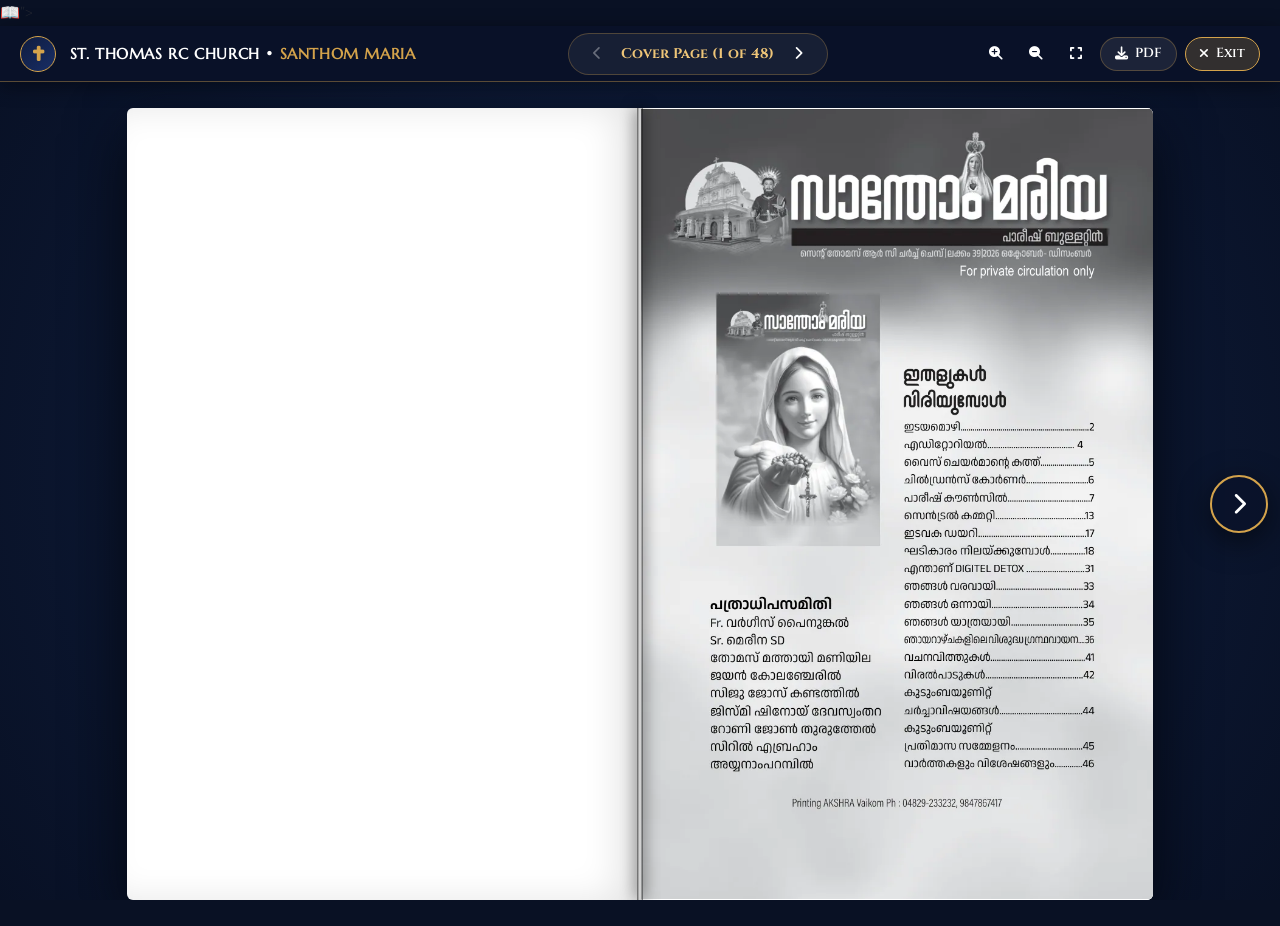
<file: magazine.html>
<!DOCTYPE html>
<html lang="en">
<head>
  <meta charset="UTF-8">
  <meta name="viewport" content="width=device-width, initial-scale=1.0">
  <title>Santhom Maria - Parish Magazine | St. Thomas RC Church Chempu</title>
  <meta name="description" content="Read and explore Santhom Maria, the official parish magazine of St. Thomas Syro-Malabar Roman Catholic Church Chempu.">
  <link rel="canonical" href="https://stthomasrcchurchchempu.in/magazine">
  <meta property="og:type" content="book">
  <meta property="og:title" content="Santhom Maria - Parish Magazine | St. Thomas RC Church Chempu">
  <meta property="og:url" content="https://stthomasrcchurchchempu.in/magazine">
  
  <!-- Favicon -->
  <link rel="icon" type="image/svg+xml" href="assets/images/favicon.svg"><text y=%22.9em%22 font-size=%2290%22>📖</text></svg>">
  
  <!-- Google Fonts -->
  <link rel="preconnect" href="https://fonts.googleapis.com">
  <link rel="preconnect" href="https://fonts.gstatic.com" crossorigin>
  <link href="https://fonts.googleapis.com/css2?family=Cinzel:wght@600;700;800;900&family=Cinzel+Decorative:wght@700&family=Marcellus&family=Plus+Jakarta+Sans:wght@400;500;600;700;800&display=swap" rel="stylesheet">
  
  <!-- FontAwesome Icons -->
  <link rel="stylesheet" href="https://cdnjs.cloudflare.com/ajax/libs/font-awesome/6.4.0/css/all.min.css">
  
  <!-- Security & Anti-Cache Meta Headers -->
  <meta http-equiv="Cache-Control" content="no-cache, no-store, must-revalidate">
  <meta http-equiv="Pragma" content="no-cache">
  <meta http-equiv="Expires" content="0">
  <meta http-equiv="X-Content-Type-Options" content="nosniff">
  <meta http-equiv="X-XSS-Protection" content="1; mode=block">
  <meta name="referrer" content="strict-origin-when-cross-origin">

  <!-- Core Design Styles -->
  <link rel="stylesheet" href="assets/style.css?v=1795844500">
  
  <!-- Full-View Reading Stage Styles -->
  <style>
    html, body {
      height: 100%;
      margin: 0;
      padding: 0;
      overflow: hidden;
      background: #091124;
    }

    /* Fixed Compact Top Navigation Bar */
    .mag-top-bar {
      height: 56px;
      background: rgba(10, 18, 42, 0.95);
      backdrop-filter: blur(14px);
      -webkit-backdrop-filter: blur(14px);
      border-bottom: 1.5px solid rgba(212, 163, 75, 0.4);
      display: flex;
      align-items: center;
      justify-content: space-between;
      padding: 0 1.25rem;
      z-index: 100;
      position: relative;
      box-shadow: 0 4px 20px rgba(0, 0, 0, 0.4);
    }

    .mag-brand-group {
      display: flex;
      align-items: center;
      gap: 0.85rem;
      text-decoration: none;
      color: #ffffff;
    }

    .mag-emblem {
      width: 36px;
      height: 36px;
      background: linear-gradient(135deg, var(--primary-deep, #0f1c3f), var(--primary, #182e66));
      border: 1.5px solid var(--gold-primary, #d4a34b);
      border-radius: 50%;
      display: flex;
      align-items: center;
      justify-content: center;
      color: var(--gold-primary, #d4a34b);
      font-size: 0.95rem;
    }

    .mag-brand-title {
      font-family: var(--font-heading, 'Cinzel', serif);
      font-size: 0.95rem;
      font-weight: 700;
      letter-spacing: 0.04em;
      color: #ffffff;
      white-space: nowrap;
    }

    .mag-brand-title span {
      color: var(--gold-primary, #d4a34b);
    }

    .mag-center-controls {
      display: flex;
      align-items: center;
      gap: 0.5rem;
      background: rgba(255, 255, 255, 0.06);
      border: 1px solid rgba(212, 163, 75, 0.3);
      padding: 0.25rem 0.8rem;
      border-radius: 999px;
    }

    .mag-btn {
      background: transparent;
      border: none;
      color: #ffffff;
      width: 32px;
      height: 32px;
      border-radius: 50%;
      display: inline-flex;
      align-items: center;
      justify-content: center;
      cursor: pointer;
      font-size: 0.85rem;
      transition: all 0.2s ease;
    }

    .mag-btn:hover:not(:disabled) {
      background: var(--gold-primary, #d4a34b);
      color: #0f1c3f;
      transform: scale(1.08);
    }

    .mag-btn:disabled {
      opacity: 0.35;
      cursor: not-allowed;
    }

    .mag-page-counter {
      font-family: var(--font-accent, serif);
      color: var(--gold-glow, #f3d18c);
      font-size: 0.88rem;
      font-weight: 700;
      min-width: 100px;
      text-align: center;
      user-select: none;
    }

    .mag-action-group {
      display: flex;
      align-items: center;
      gap: 0.5rem;
    }

    .mag-action-btn {
      background: rgba(255, 255, 255, 0.08);
      border: 1px solid rgba(212, 163, 75, 0.3);
      color: #ffffff;
      height: 34px;
      padding: 0 0.85rem;
      border-radius: 999px;
      display: inline-flex;
      align-items: center;
      gap: 0.45rem;
      font-size: 0.82rem;
      font-weight: 600;
      text-decoration: none;
      cursor: pointer;
      transition: all 0.2s ease;
    }

    .mag-action-btn:hover {
      background: var(--gold-primary, #d4a34b);
      color: #0f1c3f;
      border-color: var(--gold-primary, #d4a34b);
    }

    /* Maximum Viewport Flipbook Arena */
    .mag-viewport {
      height: calc(100vh - 56px);
      width: 100vw;
      display: flex;
      align-items: center;
      justify-content: center;
      position: relative;
      overflow: hidden;
      padding: 0.6rem 2.8rem;
      background: radial-gradient(circle at 50% 45%, #132448 0%, #081024 100%);
    }

    .mag-stage {
      width: 100%;
      height: 100%;
      display: flex;
      align-items: center;
      justify-content: center;
      perspective: 3000px;
      position: relative;
    }

    /* Double-Page Spread: Auto-scales to fill 100% of height and width */
    .mag-book {
      position: relative;
      height: 96%;
      max-height: 98vh;
      aspect-ratio: 1.295 / 1; /* 2 * 0.6476 for 2-page spread */
      max-width: 98vw;
      display: flex;
      box-shadow: 0 25px 60px rgba(0, 0, 0, 0.65), 0 0 40px rgba(10, 20, 45, 0.5);
      border-radius: 6px;
      background: #111b33;
      transform-style: preserve-3d;
      transition: transform 0.25s ease;
      user-select: none;
    }

    .mag-spine {
      position: absolute;
      left: 50%;
      top: 0;
      bottom: 0;
      width: 6px;
      transform: translateX(-50%);
      background: linear-gradient(90deg, rgba(0,0,0,0.6) 0%, rgba(255,255,255,0.18) 50%, rgba(0,0,0,0.6) 100%);
      z-index: 30;
      pointer-events: none;
      box-shadow: 0 0 15px rgba(0,0,0,0.7);
    }

    .mag-page-pane {
      flex: 1;
      height: 100%;
      position: relative;
      background: #ffffff;
      overflow: hidden;
      display: flex;
      align-items: center;
      justify-content: center;
      cursor: pointer;
    }

    .mag-page-pane.left-pane {
      border-radius: 6px 0 0 6px;
      border-right: 1px solid rgba(0,0,0,0.1);
      box-shadow: inset -22px 0 35px rgba(0, 0, 0, 0.1);
    }

    .mag-page-pane.right-pane {
      border-radius: 0 6px 6px 0;
      border-left: 1px solid rgba(0,0,0,0.1);
      box-shadow: inset 22px 0 35px rgba(0, 0, 0, 0.1);
    }

    .mag-page-img {
      width: 100%;
      height: 100%;
      object-fit: contain;
      background: #ffffff;
      display: block;
      transition: opacity 0.2s ease;
    }

    /* Huge Floating Screen Nav Arrows */
    .mag-arrow {
      position: absolute;
      top: 50%;
      transform: translateY(-50%);
      width: 58px;
      height: 58px;
      background: rgba(10, 18, 42, 0.85);
      border: 2px solid var(--gold-primary, #d4a34b);
      color: #ffffff;
      border-radius: 50%;
      display: flex;
      align-items: center;
      justify-content: center;
      font-size: 1.4rem;
      cursor: pointer;
      z-index: 50;
      box-shadow: 0 8px 30px rgba(0, 0, 0, 0.55);
      transition: all 0.25s cubic-bezier(0.16, 1, 0.3, 1);
    }

    .mag-arrow:hover {
      background: var(--gold-primary, #d4a34b);
      color: #0f1c3f;
      transform: translateY(-50%) scale(1.15);
      box-shadow: 0 12px 35px rgba(212, 163, 75, 0.5);
    }

    .mag-arrow.arrow-prev {
      left: 12px;
    }

    .mag-arrow.arrow-next {
      right: 12px;
    }

    /* Mobile Single Page Full View Mode */
    @media (max-width: 860px) {
      .mag-top-bar {
        padding: 0 0.8rem;
      }
      .mag-brand-title {
        display: none;
      }
      .mag-viewport {
        padding: 0.4rem 0.5rem;
      }
      .mag-book {
        height: 98%;
        aspect-ratio: 0.648 / 1; /* Single page aspect ratio */
        width: auto;
        max-width: 98vw;
      }
      .mag-spine {
        display: none;
      }
      .mag-page-pane.left-pane {
        display: none;
      }
      .mag-page-pane.right-pane {
        border-radius: 6px;
        box-shadow: none;
      }
      .mag-arrow {
        width: 44px;
        height: 44px;
        font-size: 1.1rem;
        background: rgba(10, 18, 42, 0.7);
      }
      .mag-arrow.arrow-prev {
        left: 6px;
      }
      .mag-arrow.arrow-next {
        right: 6px;
      }
    }
  </style>
</head>
<body>

  <!-- Top Sticky Navigation Bar -->
  <header class="mag-top-bar">
    <a href="./" class="mag-brand-group" title="Back to Homepage">
      <div class="mag-emblem">
        <i class="fas fa-cross"></i>
      </div>
      <div class="mag-brand-title">
        ST. THOMAS RC CHURCH &bull; <span>SANTHOM MARIA</span>
      </div>
    </a>

    <!-- Center Page Switcher -->
    <div class="mag-center-controls">
      <button class="mag-btn" id="btnPrev" title="Previous Page (Left Arrow Key)" aria-label="Previous Page">
        <i class="fas fa-chevron-left"></i>
      </button>
      <span class="mag-page-counter" id="pageCounter">Loading...</span>
      <button class="mag-btn" id="btnNext" title="Next Page (Right Arrow Key)" aria-label="Next Page">
        <i class="fas fa-chevron-right"></i>
      </button>
    </div>

    <!-- Right Controls: Zoom, Fullscreen, Download, Exit -->
    <div class="mag-action-group">
      <button class="mag-btn" id="btnZoomIn" title="Zoom In">
        <i class="fas fa-search-plus"></i>
      </button>
      <button class="mag-btn" id="btnZoomOut" title="Zoom Out">
        <i class="fas fa-search-minus"></i>
      </button>
      <button class="mag-btn" id="btnFullscreen" title="Toggle Maximum Fullscreen">
        <i class="fas fa-expand"></i>
      </button>
      <a href="assets/magazine/santhom_maria_compressed.pdf" class="mag-action-btn" download title="Download Compressed PDF (13.1 MB)">
        <i class="fas fa-download"></i> <span class="hide-mobile">PDF</span>
      </a>
      <a href="./" class="mag-action-btn" style="background: rgba(212, 163, 75, 0.2); border-color: var(--gold-primary);" title="Exit to Website">
        <i class="fas fa-times"></i> <span class="hide-mobile">Exit</span>
      </a>
    </div>
  </header>

  <!-- Maximum Reading Viewport -->
  <main class="mag-viewport">
    
    <!-- Floating Previous Arrow -->
    <button class="mag-arrow arrow-prev" id="arrowPrev" title="Previous Page" aria-label="Previous Page">
      <i class="fas fa-chevron-left"></i>
    </button>

    <!-- Reading Stage -->
    <div class="mag-stage" id="magStage">
      <div class="mag-book" id="magBook">
        <div class="mag-spine"></div>
        
        <!-- Left Page Pane -->
        <div class="mag-page-pane left-pane" id="leftPane" title="Click to Flip Previous">
          <img src="assets/magazine/pages/page_1.webp" alt="Page 1" class="mag-page-img" id="leftImg">
        </div>

        <!-- Right Page Pane -->
        <div class="mag-page-pane right-pane" id="rightPane" title="Click to Flip Next">
          <img src="assets/magazine/pages/page_2.webp" alt="Page 2" class="mag-page-img" id="rightImg">
        </div>
      </div>
    </div>

    <!-- Floating Next Arrow -->
    <button class="mag-arrow arrow-next" id="arrowNext" title="Next Page" aria-label="Next Page">
      <i class="fas fa-chevron-right"></i>
    </button>

  </main>

  <!-- Reader JavaScript Engine -->
  <script>
    (function() {
      let totalPages = 48;
      let currentPage = 1;
      let currentZoom = 1.0;
      let isSinglePage = window.innerWidth <= 860;

      const leftImg = document.getElementById('leftImg');
      const rightImg = document.getElementById('rightImg');
      const leftPane = document.getElementById('leftPane');
      const rightPane = document.getElementById('rightPane');
      const pageCounter = document.getElementById('pageCounter');
      const btnPrev = document.getElementById('btnPrev');
      const btnNext = document.getElementById('btnNext');
      const arrowPrev = document.getElementById('arrowPrev');
      const arrowNext = document.getElementById('arrowNext');
      const magBook = document.getElementById('magBook');

      // Load metadata
      fetch('assets/magazine/magazine_meta.json')
        .then(r => r.json())
        .then(d => {
          if (d && d.totalPages) {
            totalPages = d.totalPages;
            renderPages();
          }
        })
        .catch(() => {});

      function pagePath(n) {
        return `assets/magazine/pages/page_${n}.webp`;
      }

      function renderPages() {
        isSinglePage = window.innerWidth <= 860;

        if (isSinglePage) {
          if (currentPage < 1) currentPage = 1;
          if (currentPage > totalPages) currentPage = totalPages;

          rightImg.src = pagePath(currentPage);
          pageCounter.textContent = `Page ${currentPage} of ${totalPages}`;

          btnPrev.disabled = (currentPage <= 1);
          btnNext.disabled = (currentPage >= totalPages);
          arrowPrev.style.display = (currentPage <= 1) ? 'none' : 'flex';
          arrowNext.style.display = (currentPage >= totalPages) ? 'none' : 'flex';
        } else {
          // Double spread: Cover page (Page 1) is displayed as single right page or spread
          if (currentPage === 1) {
            leftImg.style.visibility = 'hidden';
            rightImg.src = pagePath(1);
            rightImg.style.visibility = 'visible';
            pageCounter.textContent = `Cover Page (1 of ${totalPages})`;
            btnPrev.disabled = true;
            btnNext.disabled = false;
            arrowPrev.style.display = 'none';
            arrowNext.style.display = 'flex';
          } else {
            // Even pages on left, odd on right (e.g. 2-3, 4-5)
            let leftNum = (currentPage % 2 === 0) ? currentPage : currentPage - 1;
            let rightNum = leftNum + 1;

            leftImg.src = pagePath(leftNum);
            leftImg.style.visibility = 'visible';

            if (rightNum <= totalPages) {
              rightImg.src = pagePath(rightNum);
              rightImg.style.visibility = 'visible';
              pageCounter.textContent = `Pages ${leftNum} - ${rightNum} of ${totalPages}`;
              btnNext.disabled = (rightNum >= totalPages);
              arrowNext.style.display = (rightNum >= totalPages) ? 'none' : 'flex';
            } else {
              rightImg.style.visibility = 'hidden';
              pageCounter.textContent = `Page ${leftNum} of ${totalPages}`;
              btnNext.disabled = true;
              arrowNext.style.display = 'none';
            }

            btnPrev.disabled = false;
            arrowPrev.style.display = 'flex';
          }
        }
      }

      function flipNext() {
        if (isSinglePage) {
          if (currentPage < totalPages) {
            currentPage++;
            triggerAnimation('next');
            renderPages();
          }
        } else {
          if (currentPage === 1) {
            currentPage = 2;
          } else if (currentPage + 2 <= totalPages) {
            currentPage += 2;
          } else if (currentPage + 1 <= totalPages) {
            currentPage += 1;
          }
          triggerAnimation('next');
          renderPages();
        }
      }

      function flipPrev() {
        if (isSinglePage) {
          if (currentPage > 1) {
            currentPage--;
            triggerAnimation('prev');
            renderPages();
          }
        } else {
          if (currentPage === 2) {
            currentPage = 1;
          } else if (currentPage > 2) {
            currentPage -= 2;
          }
          triggerAnimation('prev');
          renderPages();
        }
      }

      function triggerAnimation(dir) {
        const tilt = (dir === 'next') ? -1.5 : 1.5;
        magBook.style.transform = `scale(${currentZoom}) rotateY(${tilt}deg)`;
        setTimeout(() => {
          magBook.style.transform = `scale(${currentZoom}) rotateY(0deg)`;
        }, 180);
      }

      // Click to Flip
      btnNext.addEventListener('click', flipNext);
      arrowNext.addEventListener('click', flipNext);
      rightPane.addEventListener('click', flipNext);

      btnPrev.addEventListener('click', flipPrev);
      arrowPrev.addEventListener('click', flipPrev);
      leftPane.addEventListener('click', flipPrev);

      // Keyboard arrow navigation
      window.addEventListener('keydown', (e) => {
        if (e.key === 'ArrowRight' || e.key === ' ' || e.key === 'PageDown') {
          flipNext();
        } else if (e.key === 'ArrowLeft' || e.key === 'PageUp') {
          flipPrev();
        }
      });

      // Zoom Controls
      document.getElementById('btnZoomIn').addEventListener('click', () => {
        if (currentZoom < 1.8) {
          currentZoom += 0.2;
          magBook.style.transform = `scale(${currentZoom})`;
        }
      });

      document.getElementById('btnZoomOut').addEventListener('click', () => {
        if (currentZoom > 0.8) {
          currentZoom -= 0.2;
          magBook.style.transform = `scale(${currentZoom})`;
        }
      });

      // Fullscreen Toggle
      document.getElementById('btnFullscreen').addEventListener('click', () => {
        if (!document.fullscreenElement) {
          document.documentElement.requestFullscreen().catch(() => {});
        } else {
          document.exitFullscreen().catch(() => {});
        }
      });

      window.addEventListener('resize', renderPages);
      renderPages();
    })();
  </script>
</body>
</html>
</file>
<file: assets/style.css>
:root {
  --primary-deep: #0f1c3f;
  --primary: #182e66;
  --primary-light: #28448f;
  --gold-primary: #d4a34b;
  --gold-glow: #eec578;
  --gold-dark: #a27424;
  --gold-subtle: rgba(212, 163, 75, 0.12);
  --maroon: #751a2b;
  --maroon-light: #942439;

  --bg-main: #fcfbf7;
  --bg-card: #ffffff;
  --bg-card-subtle: #f7f5ee;
  --text-main: #1f2430;
  --text-muted: #5d6778;
  --text-light: #8e9aaf;
  --border-light: #e6e2d6;
  --border-gold: rgba(212, 163, 75, 0.35);

  --shadow-sm: 0 4px 12px rgba(15, 28, 63, 0.05);
  --shadow-md: 0 10px 25px rgba(15, 28, 63, 0.08);
  --shadow-lg: 0 20px 40px rgba(15, 28, 63, 0.12);
  --shadow-gold: 0 8px 30px rgba(212, 163, 75, 0.25);

  --radius-sm: 8px;
  --radius-md: 16px;
  --radius-lg: 24px;
  --radius-full: 9999px;

  /* Curated Multi-Field Typography System - Locked per User Rule */
  --font-serif: 'Cinzel', serif;
  --font-heading: 'Marcellus', 'Cinzel', serif;
  --font-body: 'Cinzel', 'Marcellus', serif;
  --font-nav: 'Cinzel', serif;
  --font-buttons: 'Cinzel', serif;
  --font-accent: 'Cinzel', serif;
  --font-sans: 'Cinzel', serif;
  --font-malayalam: 'Manjari', sans-serif;

  --transition-smooth: all 0.3s cubic-bezier(0.16, 1, 0.3, 1);
}

* {
  margin: 0;
  padding: 0;
  box-sizing: border-box;
}

html, body {
  overflow-x: clip;
  max-width: 100vw;
  width: 100%;
}

html {
  scroll-behavior: smooth;
  font-size: var(--font-base-size, 16px);
}

body {
  font-family: var(--font-body);
  background-color: var(--bg-main);
  color: var(--text-main);
  line-height: 1.65;
  position: relative;
  -webkit-font-smoothing: antialiased;
}

/* Titles & Headings Typography */
h1, h2, h3, h4, h5, h6,
.font-heading,
.hero-title,
.section-title,
.kandathil-compact-title,
.institutions-title,
.sd-title,
.history-text h3,
.featured-festival-card h3,
.mass-card h3,
.admin-name {
  font-family: var(--font-heading);
  letter-spacing: 0.02em;
  color: var(--primary-deep);
}

/* Descriptions & Paragraphs Typography */
p,
.hero-description,
.section-lead,
.history-text p,
.sd-desc,
.institution-desc,
.admin-desc,
.mass-note,
.kandathil-compact-desc,
.history-overlay-card p,
.footer-col p {
  font-family: var(--font-body);
}

/* Navbar & Brand Typography */
.main-header,
.church-brand,
.church-brand h1,
.church-brand p,
.nav-links a,
.mobile-nav a,
.notice-bar,
.notice-badge,
.notice-text {
  font-family: var(--font-nav);
}

/* Action Buttons & Pills Typography */
.hero-pill-btn,
.btn-primary,
.btn-secondary,
.hero-cta-group a,
.ribbon-action a,
button.btn-primary,
button.btn-secondary {
  font-family: var(--font-buttons);
}

/* Badges, Eyebrows, Timings & Numbers Typography */
.section-eyebrow,
.hero-subtitle-badge,
.fest-badge,
.institution-badge,
.mass-time,
.status-time,
.status-label,
.timing-item-mini h4,
.timing-item-mini p,
.quick-stat-item h3,
.quick-stat-item p,
.feast-date-box,
.sd-pill,
.kandathil-chip,
.assoc-card,
.admin-contact-pill {
  font-family: var(--font-accent);
}

.font-serif-accent {
  font-family: var(--font-serif);
}

a {
  text-decoration: none;
  color: inherit;
  transition: var(--transition-smooth);
}

img {
  max-width: 100%;
  display: block;
}

.container {
  width: 100%;
  max-width: 1240px;
  margin: 0 auto;
  padding: 0 1.5rem;
}

/* Quick Announcement Marquee */
.top-notice-bar {
  background: linear-gradient(90deg, var(--primary-deep), var(--primary), var(--primary-deep));
  color: #f7e7c4;
  font-size: 0.85rem;
  padding: 0.5rem 1rem;
  display: flex;
  align-items: center;
  justify-content: space-between;
  border-bottom: 1px solid rgba(212, 163, 75, 0.3);
  z-index: 101;
  position: relative;
}

.notice-content {
  display: flex;
  align-items: center;
  gap: 0.75rem;
}

.badge-fest {
  background: var(--gold-primary);
  color: var(--primary-deep);
  font-weight: 700;
  padding: 0.15rem 0.6rem;
  border-radius: var(--radius-full);
  font-size: 0.72rem;
  text-transform: uppercase;
  letter-spacing: 0.05em;
}

.top-contact-info {
  display: flex;
  gap: 1.5rem;
  font-size: 0.8rem;
  opacity: 0.9;
}

/* Modern Sticky Header */
.main-header {
  position: -webkit-sticky;
  position: sticky;
  top: 0;
  background: #ffffff;
  border-bottom: 1px solid var(--border-light);
  z-index: 1000;
  transform: translateZ(0);
  -webkit-transform: translateZ(0);
  backface-visibility: hidden;
  -webkit-backface-visibility: hidden;
}

.main-header .header-inner {
  display: flex;
  align-items: center;
  justify-content: space-between;
  padding: 0.85rem 1.8rem 0.85rem calc(1.8rem + 1in);
  max-width: 100%;
  width: 100%;
}

.church-brand {
  display: flex;
  align-items: center;
  gap: 1.1rem;
}

.church-emblem {
  width: 54px;
  height: 54px;
  background: linear-gradient(135deg, var(--primary-deep), var(--primary));
  border: 2px solid var(--gold-primary);
  border-radius: 50%;
  display: flex;
  align-items: center;
  justify-content: center;
  color: var(--gold-glow);
  font-size: 1.55rem;
  box-shadow: 0 4px 15px rgba(212, 163, 75, 0.25);
  flex-shrink: 0;
}

.brand-text h1 {
  font-size: clamp(1.15rem, 2vw, 1.45rem);
  font-weight: 700;
  line-height: 1.2;
  color: var(--primary-deep);
  letter-spacing: 0.04em;
  margin: 0;
  white-space: nowrap;
}

.brand-text span {
  font-size: 0.78rem;
  text-transform: uppercase;
  letter-spacing: 0.08em;
  color: var(--gold-dark);
  font-weight: 600;
  display: block;
}

.nav-links {
  display: flex;
  align-items: center;
  list-style: none;
  gap: 1.5rem;
}

.nav-links a {
  font-size: 1.05rem;
  font-weight: 600;
  color: var(--text-main);
  position: relative;
  padding: 0.4rem 0;
  white-space: nowrap;
  transition: color 0.2s ease;
  transform: none !important;
}

.nav-links a::after {
  content: '';
  position: absolute;
  bottom: 0;
  left: 50%;
  width: 0;
  height: 2px;
  background: var(--gold-primary);
  transition: var(--transition-smooth);
  transform: translateX(-50%);
}

.nav-links a:hover::after,
.nav-links a.active::after {
  width: 100%;
}

.nav-links a:hover {
  color: var(--primary);
}

.header-actions {
  display: flex;
  align-items: center;
  gap: 0.85rem;
}

.btn-primary {
  display: inline-flex;
  align-items: center;
  gap: 0.5rem;
  background: linear-gradient(135deg, var(--gold-primary), var(--gold-dark));
  color: #ffffff;
  padding: 0.65rem 1.4rem;
  border-radius: var(--radius-full);
  font-weight: 600;
  font-size: 0.9rem;
  border: none;
  cursor: pointer;
  box-shadow: var(--shadow-gold);
  transition: var(--transition-smooth);
}

.btn-primary:hover {
  transform: translateY(-2px);
  box-shadow: 0 10px 25px rgba(212, 163, 75, 0.4);
}

.btn-secondary {
  display: inline-flex;
  align-items: center;
  gap: 0.5rem;
  background: rgba(255, 255, 255, 0.12);
  color: #ffffff;
  border: 1px solid rgba(255, 255, 255, 0.4);
  padding: 0.65rem 1.4rem;
  border-radius: var(--radius-full);
  font-weight: 600;
  font-size: 0.9rem;
  cursor: pointer;
  backdrop-filter: blur(8px);
  transition: var(--transition-smooth);
}

.btn-secondary:hover {
  background: rgba(255, 255, 255, 0.25);
  border-color: #ffffff;
  transform: translateY(-2px);
}

.mobile-nav-toggle {
  display: none;
  background: none;
  border: none;
  font-size: 1.6rem;
  color: var(--primary-deep);
  cursor: pointer;
}

/* Hero Section - Classic Cinematic Full-Bleed Original View */
.hero-section {
  position: relative;
  width: 100%;
  max-width: 100%;
  min-height: 88vh;
  display: flex;
  align-items: center;
  justify-content: center;
  color: #ffffff;
  background: #081124;
  overflow: hidden;
  z-index: 10;
}

.hero-bg-media {
  position: absolute;
  inset: 0;
  width: 100%;
  height: 100%;
  object-fit: cover;
  object-position: center center;
  opacity: 1 !important;
  /* Crystal-clear high-definition photo rendering - strictly disable any blur or raster degradation */
  filter: none !important;
  -webkit-filter: none !important;
  transform: translateZ(0) !important;
  -webkit-transform: translateZ(0) !important;
  image-rendering: -webkit-optimize-contrast !important;
  image-rendering: crisp-edges !important;
  backface-visibility: hidden !important;
  -webkit-backface-visibility: hidden !important;
  will-change: auto !important;
}

.hero-overlay {
  position: absolute;
  inset: 0;
  /* Ultra-subtle minimal tint so church facade photo is 100% visible, sharp, and clear */
  background: linear-gradient(to bottom, rgba(5, 12, 28, 0.28) 0%, rgba(5, 12, 28, 0.05) 35%, rgba(5, 12, 28, 0.58) 100%);
  pointer-events: none;
}

.hero-content {
  position: relative;
  z-index: 2;
  text-align: center;
  max-width: 900px;
  padding: 3rem 1.5rem 6.5rem;
}

.hero-subtitle-badge {
  display: inline-flex;
  align-items: center;
  gap: 0.65rem;
  background: rgba(8, 17, 36, 0.55);
  border: 1.5px solid rgba(212, 163, 75, 0.65);
  color: #ffffff;
  padding: 0.55rem 1.6rem;
  border-radius: var(--radius-full);
  font-size: 0.92rem;
  font-weight: 700;
  letter-spacing: 0.06em;
  text-transform: uppercase;
  margin-bottom: 1.35rem;
  backdrop-filter: blur(12px);
  -webkit-backdrop-filter: blur(12px);
  max-width: 92%;
  line-height: 1.5;
  text-align: center;
  box-shadow: 0 8px 24px rgba(0, 0, 0, 0.35), inset 0 1px 0 rgba(255, 255, 255, 0.15);
  text-shadow: 0 2px 6px rgba(0, 0, 0, 0.7);
}

.hero-subtitle-badge i {
  color: var(--gold-glow, #f3d48b);
  filter: drop-shadow(0 2px 4px rgba(0, 0, 0, 0.6));
}

@media (max-width: 768px) {
  .hero-subtitle-badge {
    padding: 0.65rem 1.25rem;
    border-radius: 20px;
    font-size: 0.78rem;
    letter-spacing: 0.04em;
    gap: 0.45rem;
    line-height: 1.45;
    margin-bottom: 1rem;
    display: inline-block;
  }
  .hero-subtitle-badge i {
    display: inline-block;
    margin-right: 0.35rem;
    vertical-align: middle;
  }
}

.hero-title {
  font-size: clamp(2.3rem, 5vw, 3.8rem);
  font-family: var(--font-heading);
  color: #ffffff;
  line-height: 1.15;
  margin-bottom: 1.2rem;
  text-shadow: 0 4px 20px rgba(0, 0, 0, 0.6);
}

.hero-title span {
  color: var(--gold-glow);
  display: inline-block;
}

.hero-description {
  font-size: 1.15rem;
  color: #ffffff;
  max-width: 760px;
  margin: 0 auto 2.2rem;
  line-height: 1.7;
  text-shadow: 0 2px 14px rgba(0, 0, 0, 0.75);
}

/* Beautiful Hero Action Pill Buttons */
.hero-cta-group {
  display: flex;
  justify-content: center;
  align-items: center;
  gap: 1.25rem;
  flex-wrap: wrap;
  margin-top: 0.5rem;
}

.hero-pill-btn {
  display: inline-flex;
  align-items: center;
  gap: 0.65rem;
  padding: 0.85rem 2.2rem;
  border-radius: 50px;
  font-size: 0.98rem;
  font-weight: 700;
  letter-spacing: 0.04em;
  text-transform: capitalize;
  text-decoration: none;
  cursor: pointer;
  transition: all 0.3s cubic-bezier(0.16, 1, 0.3, 1);
  box-shadow: 0 8px 24px rgba(0, 0, 0, 0.35);
  position: relative;
  overflow: hidden;
}

/* Primary Pill: Radiant Golden Sacred Glow */
.hero-pill-gold {
  background: linear-gradient(135deg, #e6b756 0%, #caa043 50%, #b2862c 100%);
  color: #060e22;
  border: 1px solid rgba(255, 255, 255, 0.4);
  box-shadow: 0 10px 28px rgba(212, 163, 75, 0.42), 0 4px 12px rgba(0, 0, 0, 0.25);
}

.hero-pill-gold:hover {
  transform: translateY(-3px) scale(1.03);
  background: linear-gradient(135deg, #f5cb6c 0%, #d8ae4f 50%, #bf9235 100%);
  box-shadow: 0 14px 35px rgba(212, 163, 75, 0.6), 0 6px 16px rgba(0, 0, 0, 0.3);
  color: #040915;
}

.hero-pill-gold i {
  color: #060e22;
  font-size: 1rem;
}

/* Secondary Pill: Frosted Glass Pill with Gold Shimmer Border */
.hero-pill-glass {
  background: rgba(8, 17, 36, 0.55);
  color: #ffffff;
  border: 1.5px solid rgba(212, 163, 75, 0.65);
  backdrop-filter: blur(12px);
  -webkit-backdrop-filter: blur(12px);
  box-shadow: 0 8px 24px rgba(0, 0, 0, 0.35), inset 0 1px 0 rgba(255, 255, 255, 0.15);
}

.hero-pill-glass:hover {
  transform: translateY(-3px) scale(1.03);
  background: rgba(212, 163, 75, 0.22);
  border-color: #ffd885;
  color: #ffffff;
  box-shadow: 0 12px 30px rgba(0, 0, 0, 0.45), 0 0 20px rgba(212, 163, 75, 0.35);
}

.hero-pill-glass i {
  color: var(--gold-glow, #f3d48b);
  font-size: 1rem;
}

/* Quick Stats Bar in Hero */
.hero-quick-stats {
  display: grid;
  grid-template-columns: repeat(3, 1fr);
  gap: 1.5rem;
  margin-top: 2rem;
  margin-bottom: 0.5rem;
  padding-top: 1.5rem;
  border-top: 1px solid rgba(255, 255, 255, 0.2);
}

.quick-stat-item h3 {
  font-size: 1.8rem;
  color: var(--gold-glow);
  margin-bottom: 0.2rem;
}

.quick-stat-item p {
  font-size: 0.85rem;
  color: rgba(255, 255, 255, 0.8);
  text-transform: uppercase;
  letter-spacing: 0.05em;
}

@media (max-width: 640px) {
  .hero-quick-stats {
    grid-template-columns: 1fr;
    gap: 1rem;
  }
}

/* Mass Schedule Banner Float & 3D Stage - Exactly straddling hero bottom edge */
.next-mass-ribbon-stage {
  perspective: 1200px;
  position: relative;
  z-index: 25;
  margin-top: 0;
}

.next-mass-ribbon {
  background: #ffffff;
  border-radius: var(--radius-lg, 18px);
  box-shadow: 0 24px 50px rgba(10, 20, 47, 0.16), 0 8px 24px rgba(212, 163, 75, 0.12);
  margin-top: 0;
  transform: translateY(-50%);
  margin-bottom: calc(-50px + 2.5rem);
  position: relative;
  z-index: 10;
  border: 1.5px solid rgba(212, 163, 75, 0.35);
  overflow: hidden;
  transform-style: preserve-3d;
  transition: box-shadow 0.4s ease, border-color 0.4s ease, transform 0.3s ease;
  will-change: transform, box-shadow, opacity;
}

.next-mass-ribbon:hover {
  border-color: var(--gold-primary, #d4a34b);
  box-shadow: 0 32px 65px rgba(10, 20, 47, 0.24), 0 12px 30px rgba(212, 163, 75, 0.22);
}

.next-mass-ribbon-glare,
.history-3d-glare,
.kandathil-3d-glare,
.mass-card-glare,
.featured-festival-card-glare,
.devotional-hymn-glare {
  display: none !important;
  opacity: 0 !important;
  pointer-events: none !important;
  visibility: hidden !important;
}

.ribbon-grid {
  display: grid;
  grid-template-columns: 1.25fr 2fr 1fr;
  align-items: center;
  position: relative;
  z-index: 2;
  transform-style: preserve-3d;
}

.ribbon-status {
  background: linear-gradient(135deg, var(--primary-deep), var(--primary));
  color: #ffffff;
  padding: 1.8rem 2rem;
  display: flex;
  align-items: center;
  gap: 1.2rem;
}

.status-icon-circle {
  width: 52px;
  height: 52px;
  background: rgba(212, 163, 75, 0.2);
  border: 1.5px solid var(--gold-primary);
  border-radius: 50%;
  display: flex;
  align-items: center;
  justify-content: center;
  font-size: 1.5rem;
  color: var(--gold-glow);
  flex-shrink: 0;
}

.status-label {
  font-size: 0.75rem;
  text-transform: uppercase;
  letter-spacing: 0.1em;
  color: var(--gold-glow);
}

.status-time {
  font-size: 1.35rem;
  font-weight: 700;
  margin-top: 0.2rem;
}

.ribbon-timings {
  padding: 1.5rem 2rem;
  display: flex;
  justify-content: space-around;
  gap: 1.5rem;
}

.timing-item-mini h4 {
  font-size: 0.85rem;
  text-transform: uppercase;
  color: var(--text-muted);
  letter-spacing: 0.05em;
  margin-bottom: 0.25rem;
}

.timing-item-mini p {
  font-size: 1.1rem;
  font-weight: 700;
  color: var(--primary-deep);
}

.ribbon-action {
  padding: 1.5rem 2rem;
  text-align: right;
}

/* Section Header Shared Styles */
.section-wrapper {
  padding: 5.5rem 0;
}

.section-wrapper.bg-alt {
  background-color: var(--bg-card-subtle);
}

.section-title-wrap {
  text-align: center;
  max-width: 700px;
  margin: 0 auto 3.5rem;
}

.section-eyebrow {
  display: inline-block;
  color: var(--gold-dark);
  font-weight: 700;
  font-size: 0.82rem;
  text-transform: uppercase;
  letter-spacing: 0.14em;
  margin-bottom: 0.5rem;
}

.section-title {
  font-size: clamp(1.9rem, 3.5vw, 2.7rem);
  line-height: 1.25;
  margin-bottom: 0.9rem;
}

.section-lead {
  color: #0b1530 !important;
  font-size: 1.12rem;
  font-weight: 700 !important;
  line-height: 1.85;
  letter-spacing: 0.03em;
  text-wrap: balance;
  word-break: normal;
  text-shadow: 0 1px 3px rgba(255, 255, 255, 0.95), 0 0 12px rgba(255, 255, 255, 0.75);
}

.title-ornament {
  display: flex;
  align-items: center;
  justify-content: center;
  gap: 0.8rem;
  margin: 0.8rem auto 1rem;
}

.title-ornament span {
  width: 40px;
  height: 1px;
  background: var(--gold-primary);
}

.title-ornament i {
  color: var(--gold-primary);
  font-size: 0.9rem;
}

/* History Section */
.history-layout {
  display: grid;
  grid-template-columns: 1fr 1fr;
  gap: 3.5rem;
  align-items: center;
}

.history-image-composition {
  position: relative;
}

.history-3d-card-inner {
  position: relative;
  width: 100%;
  border-radius: var(--radius-lg);
}

.history-main-img {
  width: 100%;
  height: 480px;
  object-fit: cover;
  border-radius: var(--radius-lg);
  box-shadow: 0 16px 40px rgba(15, 28, 63, 0.18);
  display: block;
  border: 1px solid rgba(212, 163, 75, 0.35);
}

.history-3d-glare {
  display: none;
}

.history-overlay-card {
  position: absolute;
  bottom: -22px;
  right: -18px;
  background: #ffffff;
  padding: 1.4rem 1.6rem;
  border-radius: var(--radius-md);
  box-shadow: 0 16px 38px rgba(15, 28, 63, 0.24);
  border-left: 4px solid var(--gold-primary);
  border-top: 1px solid rgba(212, 163, 75, 0.4);
  border-right: 1px solid rgba(212, 163, 75, 0.2);
  border-bottom: 1px solid rgba(212, 163, 75, 0.2);
  max-width: 260px;
  z-index: 10;
  transform: none !important;
  will-change: auto !important;
  -webkit-font-smoothing: antialiased;
  -moz-osx-font-smoothing: grayscale;
  text-rendering: geometricPrecision;
}

.history-overlay-card h4 {
  font-size: 2rem;
  font-weight: 800;
  color: var(--maroon, #751a2b);
  line-height: 1.1;
  letter-spacing: 0.02em;
  font-family: var(--font-heading);
  -webkit-font-smoothing: antialiased;
}

.history-overlay-card p {
  font-size: 0.92rem;
  font-weight: 600;
  color: #1e293b;
  line-height: 1.45;
  margin-top: 0.45rem;
  -webkit-font-smoothing: antialiased;
}

.history-text p {
  color: #081126 !important;
  margin-bottom: 1.3rem;
  font-size: 1.06rem;
  line-height: 1.85;
  font-weight: 650 !important;
  letter-spacing: 0.02em;
  text-shadow: 0 1px 3px rgba(255, 255, 255, 0.95), 0 0 12px rgba(255, 255, 255, 0.75);
}

/* Milestones Timeline */
.history-milestones {
  margin-top: 1.5rem;
  display: flex;
  flex-direction: column;
  gap: 1.25rem;
}

.milestone-item {
  display: flex;
  gap: 1.4rem;
  align-items: center;
}

.milestone-year {
  background: rgba(255, 255, 255, 0.95);
  color: var(--primary-deep, #0f1c3f);
  font-weight: 700;
  font-family: var(--font-heading);
  padding: 0.45rem 0.6rem;
  border-radius: var(--radius-sm, 8px);
  font-size: 0.92rem;
  line-height: 1.2;
  flex: 0 0 118px;
  width: 118px;
  text-align: center;
  border: 1.5px solid var(--border-gold, rgba(212, 163, 75, 0.45));
  box-shadow: 0 4px 12px rgba(15, 28, 63, 0.08);
  white-space: nowrap;
}

.milestone-info {
  flex: 1;
}

.milestone-info h5 {
  font-size: 1.05rem;
  color: var(--primary-deep);
  margin-bottom: 0.25rem;
  line-height: 1.3;
}

.milestone-info p {
  font-size: 0.92rem;
  line-height: 1.6;
  color: #0b1530;
  font-weight: 600;
  text-shadow: 0 1px 2px rgba(255, 255, 255, 0.9), 0 0 10px rgba(255, 255, 255, 0.7);
  margin-bottom: 0;
}

/* ==========================================================================
   Mar Augustine Kandathil Showcase Card (Light Left Photo Side & 1/3 Scaled Image)
   ========================================================================== */
.kandathil-section,
#archbishop {
  padding: 4.5rem 0;
  background: transparent !important;
  scroll-margin-top: 130px;
}

.kandathil-square-showcase {
  max-width: 980px;
  margin: 0 auto;
  background-color: rgba(255, 255, 255, 0.38) !important;
  backdrop-filter: blur(12px);
  -webkit-backdrop-filter: blur(12px);
  border: 1px solid rgba(255, 255, 255, 0.55);
  border-radius: var(--radius-lg, 24px);
  box-shadow: 0 16px 40px rgba(11, 21, 48, 0.12), 0 0 20px rgba(212, 163, 75, 0.12);
  display: grid;
  grid-template-columns: 290px 1fr;
  align-items: stretch;
  overflow: hidden;
  position: relative;
}

.kandathil-square-showcase::before {
  content: '';
  position: absolute;
  top: 0;
  left: 0;
  right: 0;
  height: 4px;
  background: linear-gradient(90deg, var(--maroon, #800020), var(--gold-primary, #d4a34b), var(--primary-deep, #0f1c3f));
  z-index: 3;
}

/* Left Side: Photo Area with Transparent Background */
.kandathil-photo-side {
  position: relative;
  background: transparent !important;
  border-right: 1px solid rgba(255, 255, 255, 0.4);
  display: flex;
  flex-direction: column;
  align-items: center;
  justify-content: center;
  padding: 2.4rem 1.6rem;
  text-align: center;
  perspective: 1200px;
  transform-style: preserve-3d;
  cursor: pointer;
}

.kandathil-photo-wrap {
  display: flex;
  flex-direction: column;
  align-items: center;
  justify-content: center;
  gap: 1.1rem;
  width: 100%;
  transform-style: preserve-3d;
  transition: transform 0.2s cubic-bezier(0.16, 1, 0.3, 1), box-shadow 0.3s ease;
  will-change: transform;
}

/* 1/3rd Scaled Image Frame */
.kandathil-photo-frame {
  position: relative;
  display: inline-block;
  line-height: 0;
  transform-style: preserve-3d;
}

.kandathil-main-photo {
  width: 185px;
  height: 238px;
  max-width: 100%;
  object-fit: cover;
  object-position: top center;
  border-radius: 14px;
  border: 3.5px solid #ffffff;
  box-shadow: 0 14px 34px rgba(15, 28, 63, 0.16), 0 0 0 1px rgba(212, 163, 75, 0.45);
  display: block;
  transition: box-shadow 0.3s ease;
  transform: translateZ(20px);
}

.kandathil-3d-glare {
  position: absolute;
  top: 0;
  left: 0;
  right: 0;
  bottom: 0;
  border-radius: 14px;
  pointer-events: none;
  background: radial-gradient(circle at 50% 50%, rgba(255, 255, 255, 0.45) 0%, rgba(212, 163, 75, 0.2) 45%, transparent 75%);
  opacity: 0;
  transition: opacity 0.35s ease;
  mix-blend-mode: overlay;
  z-index: 3;
  transform: translateZ(35px);
}

.photo-crest {
  position: absolute;
  bottom: -10px;
  right: -8px;
  width: 32px;
  height: 32px;
  border-radius: 50%;
  background: var(--gold-primary, #d4a34b);
  color: #0f1c3f;
  display: inline-flex;
  align-items: center;
  justify-content: center;
  font-size: 0.82rem;
  border: 2px solid #ffffff;
  box-shadow: 0 6px 14px rgba(15, 28, 63, 0.22);
  z-index: 4;
  transform: translateZ(55px);
  transition: transform 0.25s ease;
}

/* Light Background Photo Caption - Crystal Clear Typography */
.kandathil-photo-caption {
  display: flex;
  flex-direction: column;
  align-items: center;
  gap: 0.35rem;
  text-align: center;
  transform: none !important;
  -webkit-font-smoothing: antialiased;
  -moz-osx-font-smoothing: grayscale;
  text-rendering: optimizeLegibility;
}

.kandathil-photo-caption h4 {
  font-family: var(--font-heading);
  font-size: 1.08rem;
  color: var(--primary-deep, #0f1c3f);
  margin: 0;
  font-weight: 700;
  line-height: 1.25;
  -webkit-font-smoothing: antialiased;
}

.kandathil-photo-caption .kandathil-caption-badge {
  display: inline-flex;
  align-items: center;
  gap: 0.35rem;
  background: rgba(212, 163, 75, 0.15);
  color: var(--gold-dark, #9a6d1a);
  border: 1px solid rgba(212, 163, 75, 0.35);
  font-size: 0.76rem;
  font-weight: 700;
  padding: 0.2rem 0.7rem;
  border-radius: var(--radius-full, 999px);
  letter-spacing: 0.02em;
  -webkit-font-smoothing: antialiased;
}

.kandathil-photo-caption .kandathil-caption-sub {
  font-size: 0.78rem;
  color: var(--text-muted, #5a6578);
  margin: 0;
  font-weight: 500;
  -webkit-font-smoothing: antialiased;
}

/* Right Half: Description Area */
.kandathil-content-side {
  padding: 3rem 2.6rem;
  display: flex;
  flex-direction: column;
  justify-content: center;
  background: transparent !important;
}

.kandathil-title {
  font-size: clamp(1.8rem, 3vw, 2.2rem);
  font-family: var(--font-heading);
  color: var(--primary-deep, #0f1c3f);
  line-height: 1.2;
  margin-bottom: 0.35rem;
  text-shadow: 0 1px 3px rgba(255, 255, 255, 0.8);
}

.kandathil-subtitle {
  font-size: 0.92rem;
  color: #9a6d1a;
  font-weight: 700;
  margin-bottom: 1.2rem;
  letter-spacing: 0.02em;
}

.kandathil-description {
  font-size: 0.96rem;
  color: #1e293b;
  line-height: 1.7;
  margin-bottom: 1.3rem;
  text-shadow: 0 1px 2px rgba(255, 255, 255, 0.7);
}

.kandathil-milestone-chips {
  display: flex;
  flex-wrap: wrap;
  gap: 0.6rem;
  margin-bottom: 1.4rem;
}

.kandathil-chip {
  display: inline-flex;
  align-items: center;
  gap: 0.45rem;
  background: rgba(255, 255, 255, 0.75);
  color: #0f1c3f;
  border: 1px solid rgba(212, 163, 75, 0.45);
  padding: 0.35rem 0.8rem;
  border-radius: var(--radius-full);
  font-size: 0.8rem;
  font-weight: 700;
  box-shadow: 0 2px 8px rgba(11, 21, 48, 0.05);
}

.kandathil-chip i {
  color: var(--maroon, #800020);
}

.kandathil-quote-box {
  background: rgba(255, 255, 255, 0.7);
  border-left: 3px solid var(--gold-primary, #d4a34b);
  border: 1px solid rgba(255, 255, 255, 0.7);
  border-left-width: 3px;
  padding: 0.85rem 1.1rem;
  border-radius: 0 10px 10px 0;
  font-size: 0.86rem;
  color: #0f1c3f;
  font-style: italic;
  display: flex;
  align-items: flex-start;
  gap: 0.65rem;
  line-height: 1.5;
  box-shadow: 0 4px 15px rgba(10, 20, 47, 0.04);
}

.kandathil-quote-box i {
  color: var(--gold-primary);
  font-size: 0.95rem;
  margin-top: 0.15rem;
}

@media (max-width: 820px) {
  .kandathil-square-showcase {
    grid-template-columns: 1fr;
  }
  .kandathil-photo-side {
    min-height: auto;
    height: auto;
    padding: 2.2rem 1.4rem;
    border-right: none;
    border-bottom: 1px solid rgba(255, 255, 255, 0.4);
  }
  .kandathil-content-side {
    padding: 2.2rem 1.6rem;
  }
}

/* ==========================================================================
   SD Sisters (Convent) Card Styles
   ========================================================================== */
.sd-convent-card {
  background: #ffffff;
  border-radius: var(--radius-lg);
  border: 1px solid var(--border-light);
  box-shadow: 0 4px 18px rgba(11, 21, 48, 0.05);
  padding: 2.2rem 2.5rem;
  margin-top: 3.2rem;
  position: relative;
  overflow: hidden;
}

.sd-convent-card::before {
  content: '';
  position: absolute;
  top: 0;
  left: 0;
  bottom: 0;
  width: 5px;
  background: linear-gradient(180deg, var(--gold-primary), var(--primary-deep));
}

.sd-convent-grid {
  display: grid;
  grid-template-columns: 210px 1fr;
  gap: 2.5rem;
  align-items: center;
}

.sd-convent-badge-col {
  display: flex;
  flex-direction: column;
  align-items: center;
  text-align: center;
  gap: 0.85rem;
  padding-right: 1.5rem;
  border-right: 1px dashed var(--border-light);
}

.sd-emblem-box {
  width: 80px;
  height: 80px;
  border-radius: 50%;
  background: linear-gradient(135deg, var(--primary-deep), var(--primary));
  color: var(--gold-primary);
  display: flex;
  flex-direction: column;
  align-items: center;
  justify-content: center;
  box-shadow: 0 4px 12px rgba(11, 21, 48, 0.2);
  border: 2px solid var(--gold-primary);
}

.sd-emblem-box i {
  font-size: 1.5rem;
  margin-bottom: 2px;
}

.sd-emblem-text {
  font-family: var(--font-heading);
  font-weight: 800;
  font-size: 0.95rem;
  letter-spacing: 0.08em;
}

.sd-milestone-pills {
  display: flex;
  flex-direction: column;
  gap: 0.45rem;
  width: 100%;
}

.sd-pill {
  font-size: 0.78rem;
  font-weight: 700;
  padding: 0.32rem 0.65rem;
  border-radius: var(--radius-full);
  background: #f1f5f9;
  color: #475569;
  border: 1px solid #cbd5e1;
  white-space: nowrap;
}

.sd-pill.highlight {
  background: var(--gold-subtle);
  color: var(--gold-dark);
  border-color: var(--border-gold);
}

.sd-title {
  font-size: 1.45rem;
  color: var(--primary-deep);
  margin-top: 0.2rem;
  margin-bottom: 0.2rem;
}

.sd-malayalam {
  font-size: 0.9rem;
  color: var(--maroon);
  font-weight: 600;
  margin-bottom: 0.75rem;
  font-family: var(--font-malayalam);
}

.sd-desc {
  font-size: 0.96rem;
  color: var(--text-muted);
  line-height: 1.65;
  margin-bottom: 1rem;
}

.sd-features-list {
  display: flex;
  flex-wrap: wrap;
  gap: 1.2rem;
  font-size: 0.85rem;
  color: var(--primary-deep);
  font-weight: 600;
}

.sd-features-list span {
  display: inline-flex;
  align-items: center;
  gap: 0.4rem;
}

.sd-features-list i {
  color: #10b981;
}

/* ==========================================================================
   Filial Church: St. Mary's Church Chemmanakary (Holyland)
   ========================================================================== */
.filial-church-card {
  background: #ffffff;
  border-radius: var(--radius-lg);
  border: 1px solid var(--border-light);
  box-shadow: 0 4px 18px rgba(11, 21, 48, 0.05);
  padding: 2.2rem 2.5rem;
  margin-top: 2rem;
  position: relative;
  overflow: hidden;
}

.filial-church-card::before {
  content: '';
  position: absolute;
  top: 0;
  left: 0;
  bottom: 0;
  width: 5px;
  background: linear-gradient(180deg, #1d4ed8, var(--gold-primary));
}

.filial-church-grid {
  display: grid;
  grid-template-columns: 210px 1fr;
  gap: 2.5rem;
  align-items: center;
}

.filial-emblem-box {
  width: 80px;
  height: 80px;
  border-radius: 50%;
  background: linear-gradient(135deg, #1e3a8a, #2563eb);
  color: #ffffff;
  display: flex;
  flex-direction: column;
  align-items: center;
  justify-content: center;
  box-shadow: 0 4px 14px rgba(37, 99, 235, 0.28);
  border: 2px solid #93c5fd;
}

.filial-emblem-box i {
  font-size: 1.5rem;
  color: #fde047;
}

.filial-emblem-text {
  font-size: 0.62rem;
  font-weight: 800;
  letter-spacing: 0.12em;
  margin-top: 2px;
  text-transform: uppercase;
  color: #ffffff;
}

@media (max-width: 900px) {
  .kandathil-compact-card,
  .sd-convent-grid,
  .filial-church-grid {
    grid-template-columns: 1fr;
    gap: 1.8rem;
  }
  .kandathil-compact-card {
    padding: 1.8rem;
  }
  .kandathil-compact-media {
    order: -1;
  }
  .sd-convent-badge-col {
    border-right: none;
    border-bottom: 1px dashed var(--border-light);
    padding-right: 0;
    padding-bottom: 1.5rem;
  }
}

/* ==========================================================================
   Parish Institutions & Facilities (LP School, Cultural Centre, Shopping Complex)
   ========================================================================== */
.parish-institutions-wrap {
  margin-top: 3.5rem;
}

.institutions-header {
  text-align: center;
  margin-bottom: 2rem;
}

.institutions-title {
  font-size: 1.65rem;
  color: var(--primary-deep);
  margin-bottom: 0.4rem;
}

.institutions-subtitle {
  font-size: 0.95rem;
  color: var(--text-muted);
  max-width: 680px;
  margin: 0 auto;
}

.institutions-grid {
  display: grid;
  grid-template-columns: repeat(auto-fit, minmax(300px, 1fr));
  gap: 1.8rem;
}

.institution-card {
  background: #ffffff;
  border-radius: var(--radius-lg);
  border: 1px solid var(--border-light);
  box-shadow: 0 4px 18px rgba(11, 21, 48, 0.05);
  padding: 1.8rem 1.6rem;
  display: flex;
  flex-direction: column;
  height: 100%;
  transition: var(--transition-smooth);
  position: relative;
  overflow: hidden;
}

.institution-card::before {
  content: '';
  position: absolute;
  top: 0;
  left: 0;
  right: 0;
  height: 3.5px;
  background: linear-gradient(90deg, var(--gold-primary), var(--primary-deep));
}

.institution-card:hover {
  transform: translateY(-4px);
  box-shadow: var(--shadow-md);
  border-color: var(--gold-primary);
}

.institution-header {
  display: flex;
  align-items: flex-start;
  gap: 1rem;
  margin-bottom: 1.1rem;
}

.institution-icon-box {
  width: 52px;
  height: 52px;
  border-radius: var(--radius-md);
  display: flex;
  align-items: center;
  justify-content: center;
  font-size: 1.4rem;
  flex-shrink: 0;
  border: 1px solid rgba(0, 0, 0, 0.08);
}

.institution-icon-box.school-icon {
  background: #fef3c7;
  color: #b45309;
  border-color: #fde68a;
}

.institution-icon-box.cultural-icon {
  background: #ede9fe;
  color: #6d28d9;
  border-color: #ddd6fe;
}

.institution-icon-box.complex-icon {
  background: #e0f2fe;
  color: #0369a1;
  border-color: #bae6fd;
}

.institution-meta {
  flex: 1;
}

.institution-badge {
  display: inline-flex;
  align-items: center;
  gap: 0.35rem;
  font-size: 0.72rem;
  font-weight: 700;
  text-transform: uppercase;
  letter-spacing: 0.05em;
  padding: 0.2rem 0.6rem;
  border-radius: var(--radius-full);
  margin-bottom: 0.45rem;
  background: #fef3c7;
  color: #92400e;
  border: 1px solid #fde68a;
}

.institution-badge.cultural-badge {
  background: #ede9fe;
  color: #5b21b6;
  border-color: #ddd6fe;
}

.institution-badge.complex-badge {
  background: #e0f2fe;
  color: #075985;
  border-color: #bae6fd;
}

.institution-meta h4 {
  font-size: 1.15rem;
  color: var(--primary-deep);
  line-height: 1.3;
  margin-bottom: 0.2rem;
}

.institution-malayalam {
  font-size: 0.85rem;
  color: var(--gold-dark);
  font-family: var(--font-malayalam);
  font-weight: 600;
}

.institution-desc {
  font-size: 0.92rem;
  color: var(--text-muted);
  line-height: 1.6;
  margin-bottom: 1.2rem;
  flex: 1;
}

.institution-features {
  display: flex;
  flex-direction: column;
  gap: 0.5rem;
  margin-top: auto;
  padding-top: 1rem;
  border-top: 1px dashed var(--border-light);
  font-size: 0.82rem;
  color: var(--text-dark);
  font-weight: 600;
}

.institution-features span {
  display: inline-flex;
  align-items: center;
  gap: 0.45rem;
}

.institution-features i {
  color: #10b981;
}

/* Mass & Liturgical Timings Grid */
.mass-cards-grid {
  display: grid;
  grid-template-columns: repeat(auto-fit, minmax(290px, 1fr));
  gap: 2rem;
  align-items: stretch;
  perspective: 1200px;
}

/* 3D Mass Card Wrapper with Running Border Glow */
.mass-card-3d-wrapper {
  position: relative;
  border-radius: var(--radius-lg);
  padding: 2px;
  overflow: hidden;
  display: flex;
  transform-style: preserve-3d;
  cursor: pointer;
  transition: transform 0.25s cubic-bezier(0.16, 1, 0.3, 1), box-shadow 0.35s ease;
  will-change: transform;
}

/* 3D Continuous Running Line Border Effect */
.mass-card-3d-wrapper::before {
  content: '';
  position: absolute;
  top: -50%;
  left: -50%;
  width: 200%;
  height: 200%;
  background: conic-gradient(
    transparent 0deg,
    transparent 200deg,
    rgba(212, 163, 75, 0.4) 260deg,
    var(--gold-primary, #d4a34b) 320deg,
    #ffffff 350deg,
    transparent 360deg
  );
  animation: borderRun3D 4s linear infinite;
  z-index: 0;
  pointer-events: none;
}

.mass-card-3d-wrapper.highlight::before {
  background: conic-gradient(
    transparent 0deg,
    transparent 170deg,
    rgba(212, 163, 75, 0.5) 230deg,
    var(--gold-primary, #d4a34b) 290deg,
    var(--gold-glow, #eec578) 330deg,
    #ffffff 355deg,
    transparent 360deg
  );
  animation: borderRun3D 3.2s linear infinite;
}

@keyframes borderRun3D {
  0% {
    transform: rotate(0deg);
  }
  100% {
    transform: rotate(360deg);
  }
}

.mass-card {
  background: #ffffff;
  border-radius: calc(var(--radius-lg) - 2px);
  padding: 2.2rem 1.8rem;
  box-shadow: 0 10px 28px rgba(11, 21, 48, 0.08);
  position: relative;
  z-index: 1;
  width: 100%;
  display: flex;
  flex-direction: column;
  height: 100%;
  transform-style: preserve-3d;
  transition: box-shadow 0.3s ease;
}

/* Interactive 3D Glare Sheen */
.mass-card-glare {
  position: absolute;
  top: 0;
  left: 0;
  right: 0;
  bottom: 0;
  border-radius: inherit;
  pointer-events: none;
  background: radial-gradient(circle at 50% 50%, rgba(255, 255, 255, 0.6) 0%, rgba(212, 163, 75, 0.15) 45%, transparent 75%);
  opacity: 0;
  transition: opacity 0.35s ease;
  mix-blend-mode: overlay;
  z-index: 4;
  transform: translateZ(30px);
}

.mass-card::before {
  content: '';
  position: absolute;
  top: 0;
  left: 0;
  right: 0;
  height: 3.5px;
  background: linear-gradient(90deg, var(--gold-primary), var(--primary-deep));
  opacity: 0.9;
  z-index: 2;
  border-top-left-radius: inherit;
  border-top-right-radius: inherit;
}

.mass-card.highlight {
  background: linear-gradient(180deg, #ffffff 0%, #fffdf8 100%);
}

.mass-icon {
  width: 52px;
  height: 52px;
  background: var(--gold-subtle);
  color: var(--gold-dark);
  border-radius: var(--radius-md);
  display: flex;
  align-items: center;
  justify-content: center;
  font-size: 1.4rem;
  margin-bottom: 1.2rem;
  border: 1px solid rgba(212, 163, 75, 0.25);
  transform: translateZ(25px);
  transition: transform 0.25s ease;
}

.mass-card h3 {
  transform: translateZ(20px);
}

.mass-schedule-list {
  transform: translateZ(15px);
}

.mass-note {
  transform: translateZ(10px);
}

.mass-card h3 {
  font-family: var(--font-heading);
  font-size: 1.55rem;
  font-weight: 700;
  color: var(--primary-deep);
  margin-bottom: 1.1rem;
  padding-bottom: 0.55rem;
  border-bottom: 1px solid var(--border-light);
  line-height: 1.3;
}

.mass-schedule-list {
  list-style: none;
  display: flex;
  flex-direction: column;
  flex: 1 1 auto;
  gap: 0;
}

.mass-schedule-list li {
  display: flex;
  justify-content: space-between;
  align-items: center;
  padding: 0.7rem 0;
  border-bottom: 1px dashed var(--border-light);
  font-size: 0.93rem;
  gap: 0.75rem;
  min-height: 52px;
}

.mass-schedule-list li:last-child {
  border-bottom: none;
}

.mass-schedule-list li > span:first-child {
  font-weight: 500;
  color: var(--text-dark);
  line-height: 1.35;
  flex: 1;
}

.mass-time {
  font-weight: 700;
  color: var(--primary-deep);
  background: #f1f4f9;
  padding: 0.32rem 0.68rem;
  border-radius: var(--radius-sm);
  font-size: 0.82rem;
  line-height: 1.35;
  text-align: right;
  flex-shrink: 0;
  border: 1px solid rgba(11, 21, 48, 0.08);
  font-variant-numeric: tabular-nums;
  letter-spacing: 0.02em;
  white-space: nowrap;
}

.mass-note {
  font-size: 0.82rem;
  color: var(--text-muted);
  margin-top: auto;
  padding-top: 1.1rem;
  border-top: 1px dashed var(--border-light);
  font-style: italic;
  line-height: 1.45;
  min-height: 54px;
  display: flex;
  align-items: center;
}

/* Thirunal & Festivals Section */
.festivals-layout {
  display: grid;
  grid-template-columns: 1.3fr 1fr;
  gap: 2.5rem;
  align-items: center;
}

/* 3D Moving / Glowing Golden Border Wrapper for Featured Festival Card */
.featured-festival-wrapper {
  position: relative;
  border-radius: var(--radius-lg);
  padding: 2.5px;
  overflow: hidden;
  display: flex;
  box-shadow: 0 16px 40px rgba(11, 21, 48, 0.28), 0 0 25px rgba(212, 163, 75, 0.22);
  perspective: 1000px;
  transform-style: preserve-3d;
  transition: box-shadow 0.3s ease, border-color 0.3s ease;
  will-change: transform, box-shadow;
}

.featured-festival-card-glare {
  display: none !important;
  opacity: 0 !important;
  pointer-events: none;
}

.featured-festival-wrapper::before {
  content: '';
  position: absolute;
  top: -50%;
  left: -50%;
  width: 200%;
  height: 200%;
  background: conic-gradient(
    transparent 0deg,
    transparent 160deg,
    rgba(212, 163, 75, 0.3) 220deg,
    var(--gold-primary, #d4a34b) 280deg,
    var(--gold-glow, #eec578) 330deg,
    #ffffff 355deg,
    transparent 360deg
  );
  animation: borderRun3D 4s linear infinite;
  z-index: 0;
  pointer-events: none;
}

.featured-festival-card {
  background: 
    linear-gradient(135deg, rgba(10, 18, 42, 0.88) 0%, rgba(15, 28, 63, 0.78) 50%, rgba(10, 24, 56, 0.92) 100%),
    url("images/feast_night_sky.jpg") center center / cover no-repeat;
  border-radius: calc(var(--radius-lg) - 2px);
  color: #ffffff;
  padding: 3rem;
  box-shadow: 0 16px 40px rgba(8, 16, 36, 0.45);
  border: 1px solid rgba(212, 163, 75, 0.35);
  position: relative;
  overflow: hidden;
  width: 100%;
  z-index: 1;
}

.featured-feast-3d-canvas,
.interactive-3d-dots-canvas {
  position: absolute;
  top: 0;
  left: 0;
  width: 100%;
  height: 100%;
  pointer-events: none;
  z-index: 1;
}

.featured-festival-content,
.has-3d-canvas-content {
  position: relative;
  z-index: 2;
  transform-style: preserve-3d;
}

.contact-info-card-full {
  position: relative;
  overflow: hidden;
}

.main-footer {
  position: relative;
  overflow: hidden;
}

.ribbon-status {
  position: relative;
  overflow: hidden;
}

.subpage-hero {
  position: relative;
  overflow: hidden;
}

.featured-festival-card::before {
  content: '';
  position: absolute;
  top: -50%;
  right: -50%;
  width: 100%;
  height: 100%;
  background: radial-gradient(circle, rgba(212, 163, 75, 0.15) 0%, transparent 70%);
  pointer-events: none;
  z-index: 1;
}

.fest-badge {
  background: var(--gold-primary);
  color: var(--primary-deep);
  font-weight: 700;
  padding: 0.35rem 1rem;
  border-radius: var(--radius-full);
  font-size: 0.78rem;
  text-transform: uppercase;
  letter-spacing: 0.08em;
  display: inline-block;
  margin-bottom: 1.2rem;
}

.featured-festival-card h3 {
  color: #ffffff;
  font-size: 2.2rem;
  margin-bottom: 0.5rem;
}

.fest-date-tag {
  color: var(--gold-glow);
  font-size: 1.1rem;
  font-weight: 600;
  margin-bottom: 1.2rem;
  display: flex;
  align-items: center;
  gap: 0.5rem;
}

.featured-festival-card p {
  color: rgba(255, 255, 255, 0.85);
  font-size: 1.02rem;
  margin-bottom: 1.8rem;
}

.fest-features {
  display: grid;
  grid-template-columns: repeat(2, 1fr);
  gap: 1rem;
  margin-bottom: 2rem;
}

.fest-feat-item {
  display: flex;
  align-items: center;
  gap: 0.6rem;
  font-size: 0.9rem;
  color: #f7e7c4;
}

.fest-feat-item i {
  color: var(--gold-primary);
}

.other-feasts-list {
  display: flex;
  flex-direction: column;
  gap: 1.2rem;
}

.feast-mini-card {
  background: #ffffff;
  border-radius: var(--radius-md);
  padding: 1.4rem;
  display: flex;
  gap: 1.2rem;
  align-items: center;
  border: 1px solid var(--border-light);
  box-shadow: var(--shadow-sm);
  transition: var(--transition-smooth);
}

.feast-mini-card:hover {
  transform: translateX(6px);
  border-color: var(--gold-primary);
}

.feast-date-box {
  width: 60px;
  height: 60px;
  background: var(--gold-subtle);
  border-radius: var(--radius-sm);
  display: flex;
  flex-direction: column;
  align-items: center;
  justify-content: center;
  flex-shrink: 0;
  border: 1px solid var(--border-gold);
}

.date-box-month {
  font-size: 0.72rem;
  font-weight: 700;
  text-transform: uppercase;
  color: var(--maroon);
}

.date-box-day {
  font-size: 1.35rem;
  font-weight: 800;
  color: var(--primary-deep);
  line-height: 1;
}

.feast-mini-info h4 {
  font-size: 1.1rem;
  margin-bottom: 0.2rem;
}

.feast-mini-info p {
  font-size: 0.85rem;
  color: var(--text-muted);
}

/* Gallery Section */
.gallery-controls {
  display: flex;
  justify-content: center;
  gap: 0.6rem;
  margin-bottom: 2.5rem;
  flex-wrap: wrap;
}

.gallery-btn {
  font-family: 'Cinzel', serif !important;
  letter-spacing: 0.04em;
  background: #ffffff;
  border: 1px solid var(--border-light);
  padding: 0.5rem 1.2rem;
  border-radius: var(--radius-full);
  font-size: 0.88rem;
  font-weight: 600;
  color: var(--text-muted);
  cursor: pointer;
  transition: var(--transition-smooth);
}

.gallery-btn.active,
.gallery-btn:hover {
  background: var(--primary-deep);
  color: #ffffff;
  border-color: var(--primary-deep);
}

.gallery-grid {
  display: grid;
  grid-template-columns: repeat(auto-fill, minmax(320px, 1fr));
  gap: 1.5rem;
}

.gallery-item {
  position: relative;
  border-radius: var(--radius-md);
  overflow: hidden;
  height: 280px;
  cursor: pointer;
  box-shadow: var(--shadow-sm);
}

.gallery-item img {
  width: 100%;
  height: 100%;
  object-fit: cover;
  transition: transform 0.6s cubic-bezier(0.16, 1, 0.3, 1);
}

.gallery-item-overlay {
  position: absolute;
  inset: 0;
  background: linear-gradient(to top, rgba(10, 19, 44, 0.9) 0%, rgba(10, 19, 44, 0.15) 60%, transparent 100%);
  display: flex;
  flex-direction: column;
  justify-content: flex-end;
  padding: 1.5rem;
  opacity: 0;
  transition: var(--transition-smooth);
}

.gallery-item:hover img {
  transform: scale(1.08);
}

.gallery-item:hover .gallery-item-overlay {
  opacity: 1;
}

.gallery-item-overlay h4 {
  color: #ffffff;
  font-size: 1.15rem;
  margin-bottom: 0.2rem;
}

.gallery-item-overlay p {
  color: var(--gold-glow);
  font-size: 0.82rem;
}

/* Lightbox Modal */
.lightbox-modal {
  display: none;
  position: fixed;
  inset: 0;
  background: rgba(8, 17, 36, 0.96);
  z-index: 1000;
  align-items: center;
  justify-content: center;
  padding: 2rem;
}

.lightbox-modal.active {
  display: flex;
}

.lightbox-content {
  position: relative;
  max-width: 900px;
  max-height: 85vh;
  text-align: center;
}

.lightbox-content img {
  max-width: 100%;
  max-height: 75vh;
  border-radius: var(--radius-md);
  box-shadow: var(--shadow-lg);
  margin: 0 auto;
}

.lightbox-caption {
  color: #ffffff;
  margin-top: 1rem;
  font-size: 1.1rem;
  font-family: var(--font-heading);
}

.lightbox-close {
  position: absolute;
  top: -40px;
  right: 0;
  color: #ffffff;
  font-size: 2rem;
  background: none;
  border: none;
  cursor: pointer;
}

/* Administration & Parish Council */
.admin-grid {
  display: grid;
  grid-template-columns: repeat(auto-fit, minmax(260px, 1fr));
  gap: 2rem;
}

.admin-card {
  background: #ffffff;
  border-radius: var(--radius-md);
  padding: 2.4rem 1.8rem;
  text-align: center;
  border: 1px solid var(--border-light);
  box-shadow: var(--shadow-sm);
  transition: var(--transition-smooth);
  position: relative;
  display: flex;
  flex-direction: column;
  align-items: center;
  height: 100%;
}

.admin-card:hover {
  transform: translateY(-5px);
  box-shadow: var(--shadow-md);
  border-color: var(--gold-primary);
}

.admin-card.highlight-vicar {
  border: 2px solid var(--gold-primary);
  background: linear-gradient(180deg, #ffffff 0%, #fdfbf7 100%);
  box-shadow: var(--shadow-md);
}

.admin-avatar,
.admin-photo-wrap {
  width: 140px;
  height: 175px;
  border-radius: var(--radius-md, 12px);
  margin: 0 auto 1.3rem;
  background: linear-gradient(135deg, var(--bg-card-subtle), #e2dfd2);
  display: flex;
  align-items: center;
  justify-content: center;
  border: 3px solid var(--gold-primary);
  box-shadow: 0 8px 22px rgba(15, 28, 63, 0.16);
  overflow: hidden;
  position: relative;
  flex-shrink: 0;
  transition: var(--transition-smooth);
}

.admin-card:hover .admin-avatar,
.admin-member-card:hover .admin-photo-wrap {
  transform: translateY(-3px) scale(1.02);
  box-shadow: 0 12px 28px rgba(212, 163, 75, 0.25);
  border-color: var(--gold-glow);
}

.admin-avatar img,
.admin-photo-wrap img,
.admin-photo {
  width: 100%;
  height: 100%;
  object-fit: cover;
  object-position: center top;
  display: block;
}

.admin-team-grid {
  display: grid;
  grid-template-columns: repeat(auto-fit, minmax(260px, 1fr));
  gap: 2rem;
}

.admin-member-card {
  background: #ffffff;
  border-radius: var(--radius-md);
  padding: 2.2rem 1.8rem;
  text-align: center;
  box-shadow: var(--shadow-sm);
  border: 1px solid var(--border-light);
  transition: var(--transition-smooth);
  position: relative;
  display: flex;
  flex-direction: column;
  align-items: center;
  height: 100%;
}

.admin-member-card:hover {
  transform: translateY(-5px);
  box-shadow: var(--shadow-md);
  border-color: var(--gold-primary);
}

.admin-member-card.vicar-card {
  border: 2px solid var(--gold-primary);
  background: linear-gradient(180deg, #ffffff 0%, #fdfbf7 100%);
  box-shadow: var(--shadow-md);
}

.admin-member-card .admin-name {
  font-size: 1.25rem;
  font-family: var(--font-heading);
  color: var(--primary-deep);
  margin-bottom: 0.35rem;
}

.admin-member-card .admin-malayalam {
  font-family: var(--font-malayalam);
  font-size: 0.95rem;
  color: var(--maroon);
  font-weight: 700;
  margin-bottom: 0.35rem;
}

.admin-member-card .admin-badge {
  display: inline-flex;
  align-items: center;
  gap: 0.35rem;
  background: rgba(212, 163, 75, 0.15);
  color: var(--gold-dark);
  font-size: 0.75rem;
  font-weight: 700;
  text-transform: uppercase;
  letter-spacing: 0.05em;
  padding: 0.3rem 0.75rem;
  border-radius: 20px;
  margin-bottom: 0.8rem;
}

.admin-card h4,
.admin-card .admin-name {
  font-size: 1.25rem;
  font-family: var(--font-heading);
  color: var(--primary-deep);
  margin-bottom: 0.5rem;
}

.admin-card .admin-malayalam-title {
  font-family: var(--font-malayalam);
  font-size: 0.95rem;
  color: var(--maroon);
  font-weight: 700;
  margin-bottom: 0.35rem;
}

.admin-role {
  color: var(--gold-dark);
  font-weight: 700;
  font-size: 0.85rem;
  text-transform: uppercase;
  letter-spacing: 0.05em;
  margin-bottom: 0.8rem;
}

.admin-desc {
  font-size: 0.88rem;
  color: var(--text-muted);
  line-height: 1.55;
  flex: 1 1 auto;
  margin-bottom: 0.8rem;
}

.admin-contact-pill {
  display: inline-flex;
  align-items: center;
  gap: 0.4rem;
  font-size: 0.82rem;
  color: var(--primary-deep);
  background: var(--gold-subtle);
  padding: 0.3rem 0.85rem;
  border-radius: var(--radius-full);
  margin-top: auto;
  border: 1px solid var(--border-gold);
  font-weight: 600;
}

/* ==========================================================================
   Pious Associations & Wings Enhanced Showcase
   ========================================================================== */
.pious-wings-showcase-grid {
  display: grid;
  grid-template-columns: repeat(auto-fit, minmax(280px, 1fr));
  gap: 1.6rem;
  margin-top: 2rem;
}

.pious-wing-card {
  background: #ffffff;
  border-radius: var(--radius-lg, 18px);
  padding: 1.8rem 1.6rem;
  border: 1px solid var(--border-light, #e2e8f0);
  box-shadow: 0 4px 18px rgba(11, 21, 48, 0.05);
  display: flex;
  flex-direction: column;
  transition: transform 0.35s ease, box-shadow 0.35s ease, border-color 0.35s ease;
  position: relative;
  overflow: hidden;
}

.pious-wing-card::before {
  content: '';
  position: absolute;
  top: 0;
  left: 0;
  right: 0;
  height: 3.5px;
  background: linear-gradient(90deg, var(--gold-primary, #d4a34b), var(--primary-deep, #0f1c3f));
  opacity: 0.9;
}

.pious-wing-card:hover {
  transform: translateY(-5px);
  box-shadow: 0 12px 28px rgba(15, 28, 63, 0.1);
  border-color: var(--gold-primary, #d4a34b);
}

.pious-wing-top {
  display: flex;
  align-items: center;
  justify-content: space-between;
  margin-bottom: 1.1rem;
}

.pious-wing-icon {
  width: 50px;
  height: 50px;
  border-radius: 14px;
  background: linear-gradient(135deg, var(--primary-deep, #0f1c3f), var(--primary, #1e3a8a));
  color: var(--gold-glow, #eec578);
  display: inline-flex;
  align-items: center;
  justify-content: center;
  font-size: 1.35rem;
  box-shadow: 0 4px 12px rgba(15, 28, 63, 0.15);
  border: 1.5px solid var(--border-gold, rgba(212, 163, 75, 0.4));
}

.pious-wing-tag {
  font-size: 0.74rem;
  font-weight: 700;
  text-transform: uppercase;
  letter-spacing: 0.05em;
  padding: 0.25rem 0.65rem;
  border-radius: var(--radius-full, 999px);
  background: rgba(212, 163, 75, 0.12);
  color: var(--gold-dark, #9a6d1a);
  border: 1px solid rgba(212, 163, 75, 0.3);
}

.pious-wing-card h4 {
  font-family: var(--font-heading);
  font-size: 1.15rem;
  color: var(--primary-deep, #0f1c3f);
  margin: 0 0 0.25rem 0;
  line-height: 1.3;
}

.pious-wing-malayalam {
  font-size: 0.8rem;
  color: var(--maroon, #800020);
  font-weight: 600;
  margin-bottom: 0.75rem;
}

.pious-wing-card p {
  font-size: 0.88rem;
  color: var(--text-muted, #5a6578);
  line-height: 1.6;
  margin-bottom: 1.2rem;
  flex: 1 1 auto;
}

.pious-wing-footer {
  margin-top: auto;
  padding-top: 0.85rem;
  border-top: 1px dashed var(--border-light, #e2e8f0);
  font-size: 0.78rem;
  color: var(--gold-dark, #9a6d1a);
  font-weight: 600;
  display: flex;
  align-items: center;
  gap: 0.45rem;
}

/* Fallback Grid */
.pious-associations-grid {
  display: grid;
  grid-template-columns: repeat(auto-fit, minmax(220px, 1fr));
  gap: 1.2rem;
  margin-top: 3.5rem;
}

.assoc-card {
  background: #ffffff;
  border-radius: var(--radius-sm);
  padding: 1.2rem 1.4rem;
  display: flex;
  align-items: center;
  gap: 1rem;
  border: 1px solid var(--border-light);
  font-weight: 600;
  color: var(--primary-deep);
}

.assoc-card i {
  color: var(--gold-dark);
  font-size: 1.3rem;
}

/* Contact Section Layout */
.contact-info-card-full {
  background: linear-gradient(145deg, var(--primary-deep), var(--primary));
  border-radius: var(--radius-lg);
  padding: 3rem;
  color: #ffffff;
  box-shadow: var(--shadow-lg);
  border: 1px solid rgba(212, 163, 75, 0.35);
}

.contact-card-top-grid {
  display: grid;
  grid-template-columns: 1fr 1fr;
  gap: 3rem;
  align-items: center;
}

.contact-info-list {
  display: flex;
  flex-direction: column;
  gap: 1.5rem;
}

.contact-item {
  display: flex;
  gap: 1rem;
  align-items: flex-start;
}

.contact-item-icon {
  width: 44px;
  height: 44px;
  border-radius: 50%;
  background: rgba(212, 163, 75, 0.15);
  border: 1px solid var(--gold-primary);
  color: var(--gold-glow);
  display: flex;
  align-items: center;
  justify-content: center;
  font-size: 1.1rem;
  flex-shrink: 0;
}

.contact-item-text h5 {
  color: var(--gold-glow);
  font-size: 0.85rem;
  text-transform: uppercase;
  letter-spacing: 0.05em;
  margin-bottom: 0.2rem;
}

.contact-item-text p, .contact-item-text a {
  color: rgba(255, 255, 255, 0.9);
  font-size: 0.95rem;
}

.contact-map-wrapper {
  border-radius: var(--radius-md);
  overflow: hidden;
  border: 1.5px solid rgba(212, 163, 75, 0.4);
  box-shadow: 0 8px 30px rgba(0, 0, 0, 0.45);
  display: block;
  background: #ffffff;
  position: relative;
}

.contact-map-frame {
  width: 100%;
  height: 380px;
  border: 0;
  display: block;
}

/* Footer */
.main-footer {
  background: 
    linear-gradient(135deg, rgba(10, 18, 42, 0.90) 0%, rgba(15, 28, 63, 0.82) 50%, rgba(10, 24, 56, 0.94) 100%),
    url("images/feast_night_sky.jpg") center center / cover no-repeat;
  color: #c0c6d4;
  padding: 1.6rem 0 1rem;
  border-top: 3px solid var(--gold-primary, #d4a34b);
  text-align: center;
  position: relative;
  overflow: hidden;
  box-shadow: 0 -10px 30px rgba(8, 16, 36, 0.35);
  transition: border-color 0.4s ease;
}

body.clergy-page .main-footer,
body.community-page .main-footer,
body.contact-page .main-footer,
body.index-page .main-footer {
  background: 
    linear-gradient(135deg, rgba(10, 18, 42, 0.90) 0%, rgba(15, 28, 63, 0.82) 50%, rgba(10, 24, 56, 0.94) 100%),
    url("images/feast_night_sky.jpg") center center / cover no-repeat;
  border-top: 2px solid rgba(212, 163, 75, 0.45);
}

.footer-bottom {
  background: transparent;
  padding: 0.6rem 0 0;
  border-top: 1px solid rgba(255, 255, 255, 0.08);
  font-size: 0.82rem;
  text-align: center;
  color: #8c97ad;
}

.footer-social-links {
  display: inline-flex;
  align-items: center;
  justify-content: center;
  gap: 0.75rem;
  margin-top: 0.5rem;
  margin-bottom: 0.5rem;
}

.footer-pill-link {
  display: inline-flex;
  align-items: center;
  gap: 0.4rem;
  padding: 0.28rem 0.75rem;
  border-radius: 999px;
  background: rgba(255, 255, 255, 0.06);
  border: 1px solid rgba(212, 163, 75, 0.3);
  color: #ffffff;
  font-size: 0.78rem;
  font-weight: 500;
  text-decoration: none;
  transition: var(--transition-fast);
}

.footer-pill-link:hover {
  background: rgba(212, 163, 75, 0.2);
  border-color: var(--gold-glow);
  color: var(--gold-glow);
  transform: translateY(-2px);
}

/* ==========================================================================
   Mar Augustine Kandathil Showcase Styles
   ========================================================================== */
.section-malayalam-subtitle {
  font-family: var(--font-malayalam);
  font-size: 1.25rem;
  font-weight: 700;
  color: var(--maroon);
  margin: -0.3rem 0 1rem 0;
  text-align: center;
  letter-spacing: 0.02em;
}

.archbishop-showcase-card {
  background: #ffffff;
  border-radius: var(--radius-lg);
  box-shadow: var(--shadow-lg);
  border: 1px solid var(--border-gold);
  padding: 3.5rem 3rem;
  position: relative;
  overflow: hidden;
}

.archbishop-showcase-card::before {
  content: '';
  position: absolute;
  top: 0;
  left: 0;
  right: 0;
  height: 5px;
  background: linear-gradient(90deg, var(--maroon), var(--gold-primary), var(--primary-light), var(--maroon));
}

.archbishop-grid {
  display: grid;
  grid-template-columns: 1fr 340px;
  gap: 3.5rem;
  align-items: flex-start;
}

.archbishop-portrait-col {
  display: flex;
  flex-direction: column;
  align-items: center;
  position: sticky;
  top: 95px;
}

.archbishop-portrait-frame {
  position: relative;
  padding: 12px;
  background: linear-gradient(135deg, var(--primary) 0%, var(--primary-deep) 100%);
  border-radius: var(--radius-md);
  box-shadow: 0 16px 36px rgba(15, 28, 63, 0.28), 0 0 0 2px var(--gold-primary);
  width: 100%;
  max-width: 320px;
  aspect-ratio: 1 / 1;
  display: flex;
  align-items: center;
  justify-content: center;
  box-sizing: border-box;
}

.frame-corner {
  position: absolute;
  width: 16px;
  height: 16px;
  border-color: var(--gold-glow);
  border-style: solid;
  pointer-events: none;
  z-index: 2;
}

.frame-tl { top: 6px; left: 6px; border-width: 2px 0 0 2px; }
.frame-tr { top: 6px; right: 6px; border-width: 2px 2px 0 0; }
.frame-bl { bottom: 6px; left: 6px; border-width: 0 0 2px 2px; }
.frame-br { bottom: 6px; right: 6px; border-width: 0 2px 2px 0; }

.archbishop-img {
  width: 100%;
  height: 100%;
  aspect-ratio: 1 / 1;
  object-fit: cover;
  object-position: center;
  border-radius: var(--radius-sm);
  display: block;
}

.archbishop-ribbon {
  position: absolute;
  bottom: -15px;
  left: 50%;
  transform: translateX(-50%);
  background: linear-gradient(90deg, #996d1e, var(--gold-primary), #996d1e);
  color: var(--primary-deep);
  font-family: var(--font-heading);
  font-weight: 800;
  font-size: 0.88rem;
  letter-spacing: 0.12em;
  padding: 0.45rem 1.4rem;
  border-radius: var(--radius-full);
  box-shadow: 0 6px 18px rgba(0, 0, 0, 0.4);
  white-space: nowrap;
  border: 1px solid #fff2d1;
  z-index: 3;
}

.archbishop-caption-box {
  margin-top: 1.8rem;
  text-align: center;
  width: 100%;
}

.archbishop-caption-box h4 {
  font-size: 1.35rem;
  color: var(--primary-deep);
  margin-bottom: 0.25rem;
}

.archbishop-designation {
  font-size: 0.9rem;
  color: var(--maroon);
  font-weight: 700;
}

.archbishop-parish-tag {
  display: inline-flex;
  align-items: center;
  gap: 0.45rem;
  background: var(--gold-subtle);
  color: var(--gold-dark);
  border: 1px solid var(--border-gold);
  padding: 0.4rem 1rem;
  border-radius: var(--radius-full);
  font-size: 0.82rem;
  font-weight: 600;
  margin-top: 0.75rem;
}

.archbishop-header-badge {
  display: inline-flex;
  align-items: center;
  gap: 0.5rem;
  background: rgba(117, 26, 43, 0.08);
  color: var(--maroon);
  border: 1px solid rgba(117, 26, 43, 0.25);
  padding: 0.35rem 0.95rem;
  border-radius: var(--radius-full);
  font-size: 0.82rem;
  font-weight: 700;
  text-transform: uppercase;
  letter-spacing: 0.05em;
  margin-bottom: 1rem;
}

.archbishop-heading {
  font-size: 1.95rem;
  color: var(--primary-deep);
  margin-bottom: 1.2rem;
  line-height: 1.3;
}

.archbishop-details-col p {
  font-size: 1.02rem;
  color: var(--text-muted);
  line-height: 1.75;
  margin-bottom: 1.15rem;
}

.archbishop-pillars-grid {
  display: grid;
  grid-template-columns: repeat(2, 1fr);
  gap: 1.2rem;
  margin: 2rem 0;
}

.pillar-card {
  display: flex;
  gap: 1rem;
  align-items: flex-start;
  padding: 1.15rem 1.25rem;
  background: var(--bg-card-subtle);
  border: 1px solid var(--border-light);
  border-radius: var(--radius-md);
  transition: var(--transition-smooth);
}

.pillar-card:hover {
  border-color: var(--gold-primary);
  transform: translateY(-3px);
  box-shadow: var(--shadow-sm);
  background: #ffffff;
}

.pillar-icon {
  width: 44px;
  height: 44px;
  background: var(--gold-subtle);
  color: var(--gold-dark);
  border-radius: var(--radius-sm);
  display: flex;
  align-items: center;
  justify-content: center;
  font-size: 1.2rem;
  flex-shrink: 0;
  border: 1px solid var(--border-gold);
}

.pillar-content h5 {
  font-size: 1.02rem;
  color: var(--primary-deep);
  margin-bottom: 0.25rem;
}

.pillar-content p {
  font-size: 0.86rem;
  color: var(--text-muted);
  margin-bottom: 0 !important;
  line-height: 1.5;
}

.archbishop-quote-card {
  background: linear-gradient(135deg, var(--primary-deep) 0%, var(--primary) 100%);
  color: #ffffff;
  padding: 1.6rem 2.2rem;
  border-radius: var(--radius-md);
  position: relative;
  border-left: 5px solid var(--gold-primary);
  margin-top: 1.5rem;
  box-shadow: var(--shadow-md);
}

.archbishop-quote-card .quote-icon {
  position: absolute;
  top: 1.1rem;
  right: 1.5rem;
  font-size: 2.2rem;
  color: rgba(212, 163, 75, 0.22);
}

.archbishop-quote-card blockquote {
  font-family: var(--font-heading);
  font-size: 1.06rem;
  font-style: italic;
  line-height: 1.65;
  color: #f7e7c4;
}

/* Responsive adjustments */
@media (max-width: 1024px) {
  .ribbon-grid {
    grid-template-columns: 1fr;
  }
  .ribbon-action {
    text-align: left;
    padding-top: 0;
  }
  .history-layout, .festivals-layout, .contact-card-top-grid, .archbishop-grid {
    grid-template-columns: 1fr;
  }
  .history-layout-reversed .history-image-composition {
    order: -1;
    margin-bottom: 2.5rem;
  }
  .kandathil-portrait-img,
  .kandathil-square-img {
    height: 440px;
    max-height: 440px;
  }
  .archbishop-portrait-col {
    position: static;
    order: -1;
    max-width: 300px;
    margin: 0 auto 1.5rem auto;
  }
  .archbishop-pillars-grid {
    grid-template-columns: 1fr;
  }
  .footer-grid {
    grid-template-columns: 1fr 1fr;
  }
}

@media (max-width: 768px) {
  html, body {
    overflow-x: clip !important;
    max-width: 100vw !important;
    width: 100% !important;
  }
  body {
    padding-top: 0 !important;
  }
  .hero-section {
    width: 100% !important;
    max-width: 100vw !important;
    overflow: hidden !important;
  }
  .hero-bg-media {
    width: 100% !important;
    height: 100% !important;
    object-fit: cover !important;
    object-position: 65% center !important;
  }
  .main-header {
    position: -webkit-sticky !important;
    position: sticky !important;
    top: 0 !important;
    left: 0 !important;
    width: 100% !important;
    height: 72px !important;
    min-height: 72px !important;
    max-height: 72px !important;
    padding: 0 !important;
    margin: 0 !important;
    box-sizing: border-box !important;
    transition: none !important;
    z-index: 1000 !important;
    overflow: visible !important;
    background: #ffffff !important;
    backdrop-filter: none !important;
    -webkit-backdrop-filter: none !important;
    transform: translateZ(0) !important;
    -webkit-transform: translateZ(0) !important;
  }
  .main-header .header-inner {
    padding: 0 1rem !important;
    margin: 0 auto !important;
    height: 72px !important;
    min-height: 72px !important;
    max-height: 72px !important;
    display: flex !important;
    align-items: center !important;
    justify-content: space-between !important;
    box-sizing: border-box !important;
  }
  .church-brand {
    gap: 0.75rem !important;
    max-width: calc(100% - 48px) !important;
    display: flex !important;
    align-items: center !important;
    margin: 0 !important;
  }
  .church-emblem {
    width: 44px !important;
    height: 44px !important;
    min-width: 44px !important;
    min-height: 44px !important;
    font-size: 1.25rem !important;
    flex-shrink: 0 !important;
    margin: 0 !important;
  }
  .brand-text {
    display: flex !important;
    flex-direction: column !important;
    justify-content: center !important;
    margin: 0 !important;
  }
  .brand-text h1 {
    font-size: 0.94rem !important;
    white-space: normal !important;
    line-height: 1.25 !important;
    letter-spacing: 0.02em !important;
    margin: 0 !important;
  }
  .mobile-nav-toggle {
    display: flex !important;
    align-items: center !important;
    justify-content: center !important;
    width: 42px !important;
    height: 42px !important;
    font-size: 1.5rem !important;
    flex-shrink: 0 !important;
    margin: 0 !important;
  }
  .nav-links {
    position: fixed !important;
    top: 72px !important;
    left: 0 !important;
    width: 100% !important;
    background: #ffffff !important;
    flex-direction: column !important;
    padding: 2rem;
    box-shadow: var(--shadow-lg);
    clip-path: circle(0% at top right);
    transition: clip-path 0.4s ease-in-out;
  }
  .nav-links.open {
    clip-path: circle(150% at top right);
  }
  .footer-grid {
    grid-template-columns: 1fr;
  }
  .hero-quick-stats {
    grid-template-columns: 1fr;
    gap: 1rem;
    margin-bottom: 2rem;
  }
  .next-mass-ribbon {
    margin-top: 0;
    transform: translateY(-35%);
    margin-bottom: 1.5rem;
  }
}

/* ==========================================================================
   Floating Scroll to Top Button
   ========================================================================== */
.scroll-to-top {
  position: fixed;
  bottom: 28px;
  right: 28px;
  width: 48px;
  height: 48px;
  border-radius: 50%;
  background: var(--primary-deep, #0b1530);
  color: var(--gold-primary, #d4a34b);
  border: 2px solid var(--gold-primary, #d4a34b);
  box-shadow: 0 6px 20px rgba(11, 21, 48, 0.35);
  display: flex;
  align-items: center;
  justify-content: center;
  font-size: 1.15rem;
  cursor: pointer;
  z-index: 9999;
  opacity: 0;
  visibility: hidden;
  transform: translateY(18px) scale(0.9);
  transition: opacity 0.3s ease, visibility 0.3s ease, transform 0.3s ease, background 0.25s ease, color 0.25s ease;
  outline: none;
}

.scroll-to-top.visible {
  opacity: 1;
  visibility: visible;
  transform: translateY(0) scale(1);
}

.scroll-to-top:hover {
  background: var(--gold-primary, #d4a34b);
  color: var(--primary-deep, #0b1530);
  border-color: #f0c36d;
  transform: translateY(-4px) scale(1.05);
  box-shadow: 0 10px 25px rgba(212, 163, 75, 0.45);
}

.scroll-to-top:active {
  transform: translateY(0) scale(0.95);
}

@media (max-width: 768px) {
  .scroll-to-top {
    bottom: 20px;
    right: 20px;
    width: 42px;
    height: 42px;
    font-size: 1rem;
  }
}

/* ==========================================================================
   Typography Studio & Live Customizer Drawer Styles
   ========================================================================== */
.font-launcher-btn {
  position: fixed;
  bottom: 28px;
  left: 175px;
  z-index: 9998;
  display: inline-flex;
  align-items: center;
  gap: 0.55rem;
  background: var(--primary-deep, #0f1c3f);
  color: #ffffff;
  border: 2px solid var(--gold-primary, #d4a34b);
  border-radius: var(--radius-full, 9999px);
  padding: 0.65rem 1.15rem;
  font-family: var(--font-buttons, sans-serif);
  font-size: 0.88rem;
  font-weight: 700;
  cursor: pointer;
  box-shadow: 0 8px 24px rgba(0, 0, 0, 0.28), 0 0 0 1px rgba(255, 255, 255, 0.1);
  transition: all 0.3s cubic-bezier(0.16, 1, 0.3, 1);
  outline: none;
}

.font-launcher-btn:hover {
  transform: translateY(-3px) scale(1.03);
  background: var(--primary, #182e66);
  border-color: var(--gold-glow, #eec578);
  box-shadow: 0 12px 30px rgba(0, 0, 0, 0.35);
}

.font-launcher-icon {
  display: inline-flex;
  align-items: center;
  justify-content: center;
  color: var(--gold-primary, #d4a34b);
  font-size: 1rem;
}

.font-launcher-text {
  letter-spacing: 0.02em;
}

/* Backdrop */
.font-drawer-backdrop {
  position: fixed;
  inset: 0;
  width: 100vw;
  height: 100vh;
  background: rgba(8, 14, 28, 0.65);
  backdrop-filter: blur(6px);
  -webkit-backdrop-filter: blur(6px);
  z-index: 10001;
  opacity: 0;
  visibility: hidden;
  transition: opacity 0.35s ease, visibility 0.35s ease;
}

.font-drawer-backdrop.open {
  opacity: 1;
  visibility: visible;
}

/* Drawer Container */
.font-studio-drawer {
  position: fixed;
  top: 0;
  right: -520px;
  width: 480px;
  max-width: 92vw;
  height: 100vh;
  background: #ffffff;
  color: #1f2937;
  box-shadow: -10px 0 40px rgba(0, 0, 0, 0.35);
  z-index: 10002;
  display: flex;
  flex-direction: column;
  transition: right 0.4s cubic-bezier(0.16, 1, 0.3, 1);
  overflow: hidden;
}

.font-studio-drawer.open {
  right: 0;
}

.font-drawer-header {
  padding: 1.4rem 1.6rem;
  background: var(--primary-deep, #0f1c3f);
  color: #ffffff;
  display: flex;
  justify-content: space-between;
  align-items: center;
  border-bottom: 2px solid var(--gold-primary, #d4a34b);
}

.font-drawer-title-wrap {
  display: flex;
  align-items: center;
  gap: 0.75rem;
}

.font-drawer-title-wrap h3 {
  font-family: var(--font-heading);
  font-size: 1.25rem;
  color: #ffffff;
  margin: 0;
}

.close-font-drawer-btn {
  background: transparent;
  border: none;
  color: #ffffff;
  font-size: 1.2rem;
  cursor: pointer;
  padding: 0.4rem;
  border-radius: 50%;
  display: flex;
  align-items: center;
  justify-content: center;
  transition: all 0.2s ease;
}

.close-font-drawer-btn:hover {
  background: rgba(255, 255, 255, 0.15);
  color: var(--gold-glow);
}

.font-drawer-body {
  padding: 1.6rem;
  overflow-y: auto;
  flex: 1;
  display: flex;
  flex-direction: column;
  gap: 1.8rem;
}

.font-drawer-section {
  display: flex;
  flex-direction: column;
  gap: 1rem;
}

.font-section-title {
  display: flex;
  justify-content: space-between;
  align-items: center;
  font-weight: 700;
  font-size: 0.95rem;
  color: var(--primary-deep, #0f1c3f);
  border-bottom: 1px solid #e5e7eb;
  padding-bottom: 0.45rem;
}

.font-section-badge {
  background: var(--gold-subtle, #fcf4e3);
  color: var(--gold-dark, #a27424);
  font-size: 0.72rem;
  padding: 0.15rem 0.55rem;
  border-radius: var(--radius-full);
  font-weight: 700;
  text-transform: uppercase;
}

.font-presets-grid {
  display: grid;
  grid-template-columns: repeat(2, 1fr);
  gap: 0.75rem;
}

.font-preset-card {
  background: #f8fafc;
  border: 1.5px solid #e2e8f0;
  border-radius: var(--radius-sm, 8px);
  padding: 0.85rem;
  text-align: left;
  cursor: pointer;
  transition: all 0.25s ease;
  display: flex;
  flex-direction: column;
  gap: 0.35rem;
}

.font-preset-card:hover {
  border-color: var(--gold-primary, #d4a34b);
  background: #ffffff;
  transform: translateY(-2px);
  box-shadow: 0 4px 14px rgba(0, 0, 0, 0.08);
}

.preset-card-top {
  display: flex;
  align-items: center;
  gap: 0.5rem;
  color: var(--primary-deep, #0f1c3f);
  font-size: 0.86rem;
}

.preset-card-top i {
  color: var(--gold-primary, #d4a34b);
}

.font-preset-card p {
  font-size: 0.75rem;
  color: #64748b;
  line-height: 1.35;
  margin: 0;
}

.font-control-group {
  display: flex;
  flex-direction: column;
  gap: 0.25rem;
}

.font-control-group label {
  font-size: 0.86rem;
  font-weight: 700;
  color: #1e293b;
  display: flex;
  align-items: center;
  gap: 0.45rem;
}

.font-control-group label i {
  color: var(--gold-primary, #d4a34b);
}

.font-control-group small {
  font-size: 0.76rem;
  color: #64748b;
  margin-bottom: 0.35rem;
}

.font-select-field {
  width: 100%;
  padding: 0.65rem 0.85rem;
  border: 1.5px solid #cbd5e1;
  border-radius: 8px;
  background: #ffffff;
  font-size: 0.9rem;
  color: #0f172a;
  outline: none;
  cursor: pointer;
  transition: border-color 0.2s ease, box-shadow 0.2s ease;
}

.font-select-field:focus {
  border-color: var(--gold-primary, #d4a34b);
  box-shadow: 0 0 0 3px rgba(212, 163, 75, 0.2);
}

.font-size-scale-pills {
  display: flex;
  gap: 0.5rem;
  flex-wrap: wrap;
  margin-top: 0.2rem;
}

.font-scale-btn {
  flex: 1;
  min-width: 90px;
  padding: 0.5rem 0.7rem;
  font-size: 0.78rem;
  font-weight: 600;
  border: 1.5px solid #cbd5e1;
  border-radius: 6px;
  background: #f8fafc;
  color: #334155;
  cursor: pointer;
  transition: all 0.2s ease;
  text-align: center;
}

.font-scale-btn:hover {
  border-color: var(--gold-primary);
  background: #ffffff;
}

.font-scale-btn.active {
  background: var(--primary-deep, #0f1c3f);
  color: #ffffff;
  border-color: var(--gold-primary, #d4a34b);
  box-shadow: 0 2px 8px rgba(15, 28, 63, 0.2);
}

.font-drawer-footer {
  padding: 1.2rem 1.6rem;
  background: #f8fafc;
  border-top: 1px solid #e2e8f0;
  display: flex;
  gap: 0.8rem;
}

@media (max-width: 768px) {
  .font-launcher-btn {
    bottom: 20px;
    left: 155px;
    padding: 0.55rem 0.95rem;
    font-size: 0.8rem;
  }
  .font-presets-grid {
    grid-template-columns: 1fr;
  }
}

/* ==========================================================================
   Subpage Hero Banner & Community Layouts (community.html & contact.html & index.html)
   ========================================================================== */
/* Gentle leftward sky drift animation (ultra-slow, seamless, soothing) */
@keyframes skyDriftLeft {
  0% {
    background-position: 0 0, 0 center;
  }
  100% {
    background-position: 0 0, -1376px center;
  }
}

body.clergy-page,
body.community-page,
body.contact-page,
body.index-page {
  background-image: 
    linear-gradient(180deg, rgba(20, 70, 150, 0.35) 0%, rgba(54, 123, 214, 0.22) 250px, rgba(184, 219, 251, 0.15) 600px, rgba(235, 245, 255, 0.45) 100%),
    url("images/sky_background.jpg");
  background-position: 0 0, 0 center;
  background-repeat: no-repeat, repeat-x;
  background-attachment: fixed, fixed;
  background-size: cover, auto 100vh;
  min-height: 100vh;
  animation: skyDriftLeft 180s linear infinite;
  will-change: background-position;
}

body.clergy-page .section-wrapper,
body.community-page .section-wrapper,
body.contact-page .section-wrapper,
body.index-page .section-wrapper {
  background-color: transparent;
  position: relative;
  z-index: 1;
}

body.clergy-page .section-wrapper.bg-alt,
body.community-page .section-wrapper.bg-alt,
body.contact-page .section-wrapper.bg-alt,
body.index-page .section-wrapper.bg-alt {
  background-color: rgba(255, 255, 255, 0.38) !important;
  backdrop-filter: blur(12px);
  -webkit-backdrop-filter: blur(12px);
  border-top: 1px solid rgba(255, 255, 255, 0.5);
  border-bottom: 1px solid rgba(255, 255, 255, 0.5);
}

body.contact-page .contact-split-map,
body.contact-page .contact-split-form-card {
  box-shadow: 0 16px 40px rgba(10, 30, 70, 0.22);
}

body.contact-page .contact-split-form-card {
  background: linear-gradient(145deg, rgba(14, 26, 56, 0.94) 0%, rgba(21, 39, 84, 0.92) 100%);
  backdrop-filter: blur(12px);
  -webkit-backdrop-filter: blur(12px);
}

body.community-page .institution-card,
body.community-page .pious-wing-card,
body.community-page .sd-convent-card-enhanced,
body.community-page .filial-church-grand-card {
  background: rgba(255, 255, 255, 0.42) !important;
  backdrop-filter: blur(14px);
  -webkit-backdrop-filter: blur(14px);
  box-shadow: 0 12px 35px rgba(20, 50, 100, 0.12), 0 2px 6px rgba(0, 0, 0, 0.04);
  border: 1px solid rgba(255, 255, 255, 0.85);
}

/* Sharp, high-contrast typography for Community descriptions & details */
body.community-page .institution-desc,
body.community-page .sd-desc,
body.community-page .filial-grand-content p,
body.community-page .section-lead {
  color: #101c38 !important;
  font-weight: 500;
  -webkit-font-smoothing: antialiased;
  -moz-osx-font-smoothing: grayscale;
  text-rendering: optimizeLegibility;
  text-shadow: 0 1px 1px rgba(255, 255, 255, 0.7);
}

body.community-page .institution-features span,
body.community-page .sd-features-list span {
  color: #111e3b !important;
  font-weight: 550;
  text-shadow: 0 1px 1px rgba(255, 255, 255, 0.6);
}

body.community-page .institution-card strong,
body.community-page .sd-convent-card-enhanced strong,
body.community-page .filial-church-grand-card strong {
  color: #081126;
  font-weight: 700;
}

/* Sharp, high-contrast footer notes for Parish Institutions cards */
body.community-page .institution-card > div[style*="margin-top: auto"] {
  color: #101c38 !important;
  font-size: 0.88rem !important;
  font-weight: 550;
  -webkit-font-smoothing: antialiased;
  -moz-osx-font-smoothing: grayscale;
  text-rendering: optimizeLegibility;
  text-shadow: 0 1px 1px rgba(255, 255, 255, 0.7);
  border-top-color: rgba(212, 163, 75, 0.45) !important;
}

body.community-page .institution-card > div[style*="margin-top: auto"] span {
  color: #101c38 !important;
}

body.community-page .institution-card > div[style*="margin-top: auto"] strong {
  color: #060e20 !important;
  font-weight: 700;
}

body.community-page .institution-card > div[style*="margin-top: auto"] i {
  color: #b38128 !important;
  font-size: 0.95rem;
  filter: drop-shadow(0 1px 1px rgba(255, 255, 255, 0.8));
}

.subpage-hero {
  background: 
    linear-gradient(135deg, rgba(10, 18, 42, 0.90) 0%, rgba(15, 28, 63, 0.82) 50%, rgba(10, 24, 56, 0.94) 100%),
    url("images/feast_night_sky.jpg") center center / cover no-repeat;
  padding: calc(5rem - 15mm) 0 calc(3.8rem - 15mm);
  color: #ffffff;
  position: relative;
  overflow: hidden;
  text-align: center;
  border-bottom: 3px solid var(--gold-primary, #d4a34b);
  box-shadow: 0 10px 30px rgba(8, 16, 36, 0.35);
}

.subpage-hero::before {
  content: '';
  position: absolute;
  top: 0;
  left: 0;
  right: 0;
  bottom: 0;
  background: 
    radial-gradient(circle at 50% 10%, rgba(255, 255, 255, 0.15) 0%, transparent 50%),
    radial-gradient(circle at 20% 80%, rgba(191, 219, 254, 0.12) 0%, transparent 40%);
  pointer-events: none;
}

.subpage-hero-inner {
  position: relative;
  z-index: 2;
  max-width: 960px;
  margin: 0 auto;
}

.subpage-breadcrumbs {
  display: inline-flex;
  align-items: center;
  gap: 0.55rem;
  font-size: 0.85rem;
  color: var(--gold-glow, #eec578);
  margin-bottom: 0.85rem;
  font-weight: 600;
  letter-spacing: 0.03em;
  background: rgba(255, 255, 255, 0.08);
  padding: 0.35rem 1rem;
  border-radius: var(--radius-full, 999px);
  border: 1px solid rgba(212, 163, 75, 0.3);
}

.subpage-breadcrumbs a {
  color: rgba(255, 255, 255, 0.85);
  text-decoration: none;
  transition: color 0.2s ease;
}

.subpage-breadcrumbs a:hover {
  color: var(--gold-primary, #d4a34b);
}

.subpage-title {
  font-family: var(--font-heading);
  font-size: clamp(1.75rem, 3.4vw, 2.5rem);
  color: #ffffff;
  line-height: 1.2;
  margin-bottom: 0.75rem;
  white-space: nowrap;
}

@media (max-width: 768px) {
  .subpage-title {
    white-space: normal;
  }
}

.subpage-subtitle {
  font-size: clamp(0.92rem, 1.6vw, 1.05rem);
  color: rgba(255, 255, 255, 0.85);
  line-height: 1.65;
  margin: 0 auto;
  max-width: 760px;
}

.community-cta-box {
  background: linear-gradient(135deg, var(--bg-card-subtle, #fbf9f4) 0%, #ffffff 100%);
  border: 1.5px solid var(--border-gold, rgba(212, 163, 75, 0.35));
  border-radius: var(--radius-lg, 20px);
  padding: 2.8rem 2.2rem;
  text-align: center;
  box-shadow: 0 10px 30px rgba(11, 21, 48, 0.06);
  margin-top: 3.5rem;
}

.community-cta-box h3 {
  font-family: var(--font-heading);
  color: var(--primary-deep);
  font-size: 1.7rem;
  margin-bottom: 0.5rem;
}

.community-cta-box p {
  color: var(--text-muted);
  font-size: 0.96rem;
  max-width: 650px;
  margin: 0 auto 1.5rem auto;
  line-height: 1.65;
}

.community-cta-actions {
  display: flex;
  justify-content: center;
  gap: 1rem;
  flex-wrap: wrap;
}

/* ==========================================================================
   Community Page Enhanced Media Styles (community.html)
   ========================================================================== */
.community-card-media {
  width: 100%;
  height: 210px;
  border-radius: var(--radius-md, 12px);
  overflow: hidden;
  margin-bottom: 1.2rem;
  position: relative;
  box-shadow: 0 4px 14px rgba(11, 21, 48, 0.08);
}

.community-card-media img {
  width: 100%;
  height: 100%;
  object-fit: cover;
  display: block;
  transition: transform 0.6s cubic-bezier(0.16, 1, 0.3, 1);
}

.institution-card:hover .community-card-media img {
  transform: scale(1.05);
}

/* SD Convent Card with Photo */
.sd-convent-card-enhanced {
  background: #ffffff;
  border-radius: var(--radius-lg, 24px);
  border: 1px solid var(--border-light, #e2e8f0);
  box-shadow: 0 6px 25px rgba(11, 21, 48, 0.06);
  padding: 2.4rem;
  margin-bottom: 2.5rem;
  position: relative;
  overflow: hidden;
}

.sd-convent-card-enhanced::before {
  content: '';
  position: absolute;
  top: 0;
  left: 0;
  bottom: 0;
  width: 5px;
  background: linear-gradient(180deg, var(--gold-primary, #d4a34b), var(--primary-deep, #0f1c3f));
}

.sd-convent-enhanced-grid {
  display: grid;
  grid-template-columns: 320px 1fr;
  gap: 2.5rem;
  align-items: center;
}

.sd-convent-photo-frame {
  width: 100%;
  height: 250px;
  border-radius: var(--radius-md, 14px);
  overflow: hidden;
  box-shadow: 0 6px 20px rgba(11, 21, 48, 0.12);
  border: 3px solid #ffffff;
  position: relative;
}

.sd-convent-photo-frame img {
  width: 100%;
  height: 100%;
  object-fit: cover;
  display: block;
  transition: transform 0.5s ease;
}

.sd-convent-card-enhanced:hover .sd-convent-photo-frame img {
  transform: scale(1.04);
}

/* St. Mary's Chemmanakary Grand Showcase Card (Significantly Bigger Image) */
.filial-church-grand-card {
  background: #ffffff;
  border-radius: var(--radius-lg, 24px);
  border: 1.5px solid var(--border-gold, rgba(212, 163, 75, 0.35));
  box-shadow: 0 10px 35px rgba(11, 21, 48, 0.08);
  margin-top: 2.5rem;
  overflow: hidden;
  position: relative;
}

.filial-church-grand-card::before {
  content: '';
  position: absolute;
  top: 0;
  left: 0;
  right: 0;
  height: 5px;
  background: linear-gradient(90deg, #1d4ed8, var(--gold-primary, #d4a34b), #2563eb);
  z-index: 3;
}

.filial-grand-image-wrap {
  width: 100%;
  max-width: 820px;
  margin: 1.5rem auto 0 auto;
  border-radius: var(--radius-md, 14px);
  aspect-ratio: 1024 / 812;
  position: relative;
  overflow: hidden;
  background: #0f1c3f;
  box-shadow: 0 6px 20px rgba(11, 21, 48, 0.12);
  border: 3px solid #ffffff;
}

.filial-grand-image-wrap img {
  width: 100%;
  height: 100%;
  object-fit: cover;
  object-position: center center;
  display: block;
  transition: transform 0.7s cubic-bezier(0.16, 1, 0.3, 1);
}

.filial-church-grand-card:hover .filial-grand-image-wrap img {
  transform: scale(1.03);
}

.filial-image-overlay-badge {
  position: absolute;
  bottom: 20px;
  left: 24px;
  display: flex;
  align-items: center;
  gap: 0.8rem;
  background: rgba(11, 21, 48, 0.88);
  backdrop-filter: blur(8px);
  padding: 0.6rem 1.3rem;
  border-radius: var(--radius-full, 999px);
  border: 1px solid rgba(212, 163, 75, 0.45);
  color: #ffffff;
  z-index: 2;
  box-shadow: 0 4px 15px rgba(0, 0, 0, 0.35);
}

.filial-image-overlay-badge .badge-icon {
  width: 34px;
  height: 34px;
  border-radius: 50%;
  background: var(--gold-primary, #d4a34b);
  color: #0f1c3f;
  display: inline-flex;
  align-items: center;
  justify-content: center;
  font-size: 0.95rem;
}

.filial-image-overlay-badge .badge-text h5 {
  font-family: var(--font-heading);
  font-size: 1.05rem;
  color: #ffffff;
  margin: 0;
  line-height: 1.2;
}

.filial-image-overlay-badge .badge-text p {
  font-size: 0.78rem;
  color: var(--gold-glow, #eec578);
  margin: 0;
  font-weight: 600;
}

.filial-grand-content {
  padding: 2.6rem 2.8rem;
}

@media (max-width: 860px) {
  .sd-convent-enhanced-grid {
    grid-template-columns: 1fr;
    gap: 1.8rem;
  }
  .sd-convent-photo-frame {
    height: 220px;
  }
  .filial-grand-image-wrap {
    aspect-ratio: 1024 / 812;
    height: auto;
    min-height: unset;
    max-height: unset;
  }
  .filial-grand-image-wrap img {
    object-position: center 50%;
  }
  .filial-grand-content {
    padding: 2rem 1.6rem;
  }
}

/* ==========================================================================
   Section Scroll Animations Engine (Distinct Effect per Section)
   ========================================================================== */

/* Base Scroll Reveal Classes */
.scroll-reveal {
  opacity: 0;
  transition-property: opacity, transform, filter;
  transition-duration: 0.85s;
  transition-timing-function: cubic-bezier(0.16, 1, 0.3, 1);
  will-change: opacity, transform;
}

.scroll-reveal.is-revealed {
  opacity: 1;
  transform: none !important;
  filter: none !important;
}

/* Section Title & Ornament Entrance */
.section-title-wrap.scroll-reveal {
  transform: translateY(28px);
}

/* 1. Next Mass Ribbon: 3D Full 360-Degree Rotation & Smooth Landing Physics */
.anim-ribbon-drop {
  opacity: 0;
  transform: perspective(1400px) translateY(calc(-50% + 20px)) rotateX(-360deg) scale(0.92);
  transform-origin: 50% 50%;
  backface-visibility: visible;
  transition: opacity 0.85s cubic-bezier(0.2, 0.9, 0.3, 1), transform 1.35s cubic-bezier(0.16, 1, 0.3, 1), box-shadow 1.35s ease;
}

.anim-ribbon-drop.is-revealed {
  opacity: 1;
  transform: perspective(1400px) translateY(-50%) rotateX(0deg) scale(1) !important;
  box-shadow: 0 24px 50px rgba(10, 20, 47, 0.16), 0 8px 24px rgba(212, 163, 75, 0.12);
}

/* 2. History & Heritage: Clean Crisp Entrance with Guaranteed Visibility Fallback */
.anim-history-text {
  transform: translateX(-25px);
  transition-duration: 0.8s;
}

.anim-history-image {
  transform: translateY(20px);
  transition-duration: 0.8s;
}

/* Ensure History & Kandathil Containers always have fallback visibility */
.history-image-composition,
.kandathil-photo-side {
  opacity: 1 !important;
  visibility: visible !important;
}

/* 3. Archbishop Kandathil: Crisp Upright Entrance */
.anim-archbishop-card {
  transform: translateY(25px);
  transition-duration: 0.8s;
}

.anim-archbishop-portrait {
  transform: translateY(15px);
  transition-duration: 0.8s;
}

/* 4. Holy Mass Schedule: Staggered Cascade Rise */
.anim-mass-cascade {
  transform: translateY(45px);
  transition-duration: 0.8s;
}

/* 5. Feasts & Thirunal: Perspective 3D Flip & Slide */
.anim-feast-lead {
  transform: perspective(1000px) rotateY(-8deg) translateX(-35px);
  transition-duration: 0.95s;
}

.anim-feast-item {
  transform: perspective(1000px) rotateX(12deg) translateY(25px);
  transition-duration: 0.75s;
}

/* 6. Gallery: Soft Zoom Fade & Vignette */
.anim-gallery-item {
  transform: scale(0.92) translateY(20px);
  transition-duration: 0.75s;
}

/* 7. Parish Council: Staggered Portrait Pop & Gentle Float */
.anim-admin-card {
  transform: translateY(35px) scale(0.94);
  transition-duration: 0.8s;
}

/* 8. Pious Associations: Staggered Horizontal Squeeze */
.anim-wing-card {
  transform: translateY(28px) scale(0.96);
  transition-duration: 0.75s;
}

/* 9. Contact & Rectory: Smooth Glide & Map Expand */
.anim-contact-box {
  transform: translateY(30px) scale(0.98);
  transition-duration: 0.9s;
}

/* Fallback for users preferring reduced motion */
@media (prefers-reduced-motion: reduce) {
  .scroll-reveal {
    opacity: 1 !important;
    transform: none !important;
    filter: none !important;
    transition: none !important;
  }
}

/* ==========================================================================
   Contact Page Split Layout (Map on Left + Message Form on Right)
   ========================================================================== */
.contact-split-showcase {
  display: grid;
  grid-template-columns: 1.05fr 0.95fr;
  gap: 2.2rem;
  align-items: stretch;
  margin-top: 2rem;
}

.contact-split-map {
  border-radius: var(--radius-lg, 16px);
  overflow: hidden;
  box-shadow: 0 10px 30px rgba(11, 21, 48, 0.25);
  border: 1px solid rgba(212, 163, 75, 0.35);
  background: #ffffff;
  display: flex;
  min-height: 480px;
}

.contact-split-map iframe {
  width: 100%;
  height: 100%;
  min-height: 480px;
  border: 0;
  display: block;
}

.contact-split-form-card {
  background: linear-gradient(145deg, #0e1a38 0%, #152754 100%);
  border: 1px solid rgba(212, 163, 75, 0.35);
  border-radius: var(--radius-lg, 16px);
  padding: 2.6rem 2.2rem;
  box-shadow: 0 10px 30px rgba(11, 21, 48, 0.25);
  display: flex;
  flex-direction: column;
  justify-content: center;
  position: relative;
  overflow: hidden;
}

.contact-split-form {
  display: flex;
  flex-direction: column;
  gap: 1.15rem;
  position: relative;
  z-index: 2;
}

.contact-dark-input,
.contact-dark-textarea {
  width: 100%;
  background: rgba(255, 255, 255, 0.06);
  border: 1px solid rgba(255, 255, 255, 0.14);
  border-radius: 8px;
  padding: 0.95rem 1.1rem;
  color: #ffffff;
  font-size: 0.95rem;
  font-family: inherit;
  transition: var(--transition-fast);
  outline: none;
}

.contact-dark-input::placeholder,
.contact-dark-textarea::placeholder {
  color: rgba(255, 255, 255, 0.45);
}

.contact-dark-input:focus,
.contact-dark-textarea:focus {
  background: rgba(255, 255, 255, 0.1);
  border-color: var(--gold-primary, #d4a34b);
  box-shadow: 0 0 14px rgba(212, 163, 75, 0.3);
}

.contact-dark-textarea {
  resize: vertical;
  min-height: 140px;
}

.contact-submit-btn {
  width: 100%;
  background: linear-gradient(135deg, #f95721 0%, #ff4500 100%);
  color: #ffffff;
  border: none;
  border-radius: 8px;
  padding: 1.05rem 1.5rem;
  font-size: 1rem;
  font-weight: 700;
  letter-spacing: 0.08em;
  text-transform: uppercase;
  cursor: pointer;
  transition: transform 0.2s ease, box-shadow 0.25s ease, filter 0.2s ease;
  box-shadow: 0 6px 20px rgba(249, 87, 33, 0.35);
  margin-top: 0.3rem;
  display: flex;
  align-items: center;
  justify-content: center;
  gap: 0.5rem;
}

.contact-submit-btn:hover {
  transform: translateY(-2px);
  filter: brightness(1.08);
  box-shadow: 0 10px 25px rgba(249, 87, 33, 0.45);
}

.contact-submit-btn:active {
  transform: translateY(0);
}

.contact-form-alert {
  padding: 0.85rem 1rem;
  border-radius: 8px;
  font-size: 0.88rem;
  margin-top: 0.8rem;
  display: none;
}

.contact-form-alert.success {
  background: rgba(34, 197, 94, 0.15);
  border: 1px solid rgba(34, 197, 94, 0.4);
  color: #86efac;
  display: block;
}

@media (max-width: 900px) {
  .contact-split-showcase {
    grid-template-columns: 1fr;
  }
  .contact-split-map,
  .contact-split-map iframe {
    min-height: 360px;
  }
}

/* ==========================================================================
   Dedicated Devotional Hymn Player Section (Interactive 3D Tilt & Audio Waveform)
   ========================================================================== */
.devotional-hymn-card {
  position: relative;
  background: 
    linear-gradient(135deg, rgba(8, 16, 38, 0.94) 0%, rgba(13, 24, 54, 0.90) 50%, rgba(8, 20, 48, 0.96) 100%),
    url("images/feast_night_sky.jpg") center center / cover no-repeat;
  border: 1.5px solid var(--border-gold, rgba(212, 163, 75, 0.55));
  border-radius: var(--radius-lg, 24px);
  padding: 3.2rem 2.5rem;
  color: #ffffff;
  overflow: hidden;
  box-shadow: 0 20px 50px rgba(10, 18, 40, 0.45), 0 0 25px rgba(212, 163, 75, 0.15);
  transform-style: preserve-3d;
  perspective: 1000px;
  transition: box-shadow 0.35s ease, border-color 0.35s ease;
  will-change: transform;
}

.devotional-hymn-card:hover {
  border-color: var(--gold-primary, #d4a34b);
  box-shadow: 0 25px 60px rgba(212, 163, 75, 0.3), 0 15px 35px rgba(0, 0, 0, 0.6);
}

.devotional-hymn-glare {
  position: absolute;
  top: 0;
  left: 0;
  width: 100%;
  height: 100%;
  pointer-events: none;
  border-radius: inherit;
  opacity: 0;
  background: radial-gradient(circle at 50% 50%, rgba(255, 255, 255, 0.18) 0%, rgba(212, 163, 75, 0.08) 45%, transparent 75%);
  mix-blend-mode: overlay;
  transition: opacity 0.25s ease;
  z-index: 4;
}

.hymn-visualizer-canvas {
  position: absolute;
  top: 0;
  left: 0;
  width: 100%;
  height: 100%;
  pointer-events: none;
  z-index: 1;
  opacity: 1;
}

.devotional-hymn-grid {
  display: grid;
  grid-template-columns: 1fr 1.6fr;
  gap: 3rem;
  align-items: center;
  position: relative;
  z-index: 2;
  transform: translateZ(25px);
}

.devotional-art-wrapper {
  position: relative;
  text-align: center;
}

.devotional-credits-pills {
  margin-top: 1.2rem;
  display: flex;
  flex-direction: column;
  gap: 0.45rem;
  align-items: center;
}

.credit-pill {
  display: inline-flex;
  align-items: center;
  gap: 0.45rem;
  font-size: 0.8rem;
  color: #e2e8f0;
  background: rgba(255, 255, 255, 0.07);
  border: 1px solid rgba(212, 163, 75, 0.25);
  padding: 0.3rem 0.85rem;
  border-radius: var(--radius-full, 999px);
  backdrop-filter: blur(8px);
}

.credit-pill i {
  color: var(--gold-glow, #eec578);
  font-size: 0.82rem;
}

.devotional-meta-bar {
  display: flex;
  gap: 1.4rem;
  flex-wrap: wrap;
  margin-bottom: 1.1rem;
  padding: 0.55rem 0.9rem;
  background: rgba(212, 163, 75, 0.09);
  border-left: 3px solid var(--gold-primary, #d4a34b);
  border-radius: 6px;
  font-size: 0.88rem;
  color: #f1f5f9;
}

.devotional-meta-bar .meta-item {
  display: inline-flex;
  align-items: center;
  gap: 0.5rem;
}

.devotional-meta-bar .meta-item i {
  color: var(--gold-glow, #eec578);
}

.devotional-disc-visual {
  width: 210px;
  height: 210px;
  margin: 0 auto;
  border-radius: 50%;
  background: radial-gradient(circle at 35% 35%, #2a3e6a 0%, #0b1428 75%);
  border: 4px solid var(--gold-primary, #d4a34b);
  box-shadow: 0 10px 30px rgba(0, 0, 0, 0.5), 0 0 35px rgba(212, 163, 75, 0.25);
  display: flex;
  align-items: center;
  justify-content: center;
  position: relative;
  transition: transform 0.8s ease-in-out;
}

.devotional-disc-visual.is-playing {
  animation: discSpin 14s linear infinite;
}

@keyframes discSpin {
  from { transform: rotate(0deg); }
  to { transform: rotate(360deg); }
}

.devotional-disc-center {
  width: 76px;
  height: 76px;
  border-radius: 50%;
  background: linear-gradient(135deg, var(--gold-primary, #d4a34b), var(--gold-dark, #9a6d1a));
  color: #0f1c3f;
  display: flex;
  align-items: center;
  justify-content: center;
  font-size: 2rem;
  box-shadow: 0 4px 15px rgba(0, 0, 0, 0.4);
}

.devotional-hymn-badge {
  display: inline-flex;
  align-items: center;
  gap: 0.5rem;
  background: rgba(212, 163, 75, 0.15);
  color: var(--gold-glow, #eec578);
  border: 1px solid rgba(212, 163, 75, 0.35);
  padding: 0.35rem 1rem;
  border-radius: var(--radius-full, 999px);
  font-size: 0.82rem;
  font-weight: 600;
  letter-spacing: 0.04em;
  margin-bottom: 0.9rem;
}

.devotional-hymn-title {
  font-family: var(--font-heading);
  font-size: clamp(1.6rem, 3vw, 2.2rem);
  color: #ffffff;
  line-height: 1.25;
  margin-bottom: 0.6rem;
}

.devotional-hymn-quote {
  font-style: italic;
  color: var(--gold-glow, #eec578);
  font-size: 1.05rem;
  line-height: 1.6;
  margin-bottom: 1.4rem;
  border-left: 3px solid var(--gold-primary, #d4a34b);
  padding-left: 1rem;
}

.devotional-hymn-desc {
  color: rgba(255, 255, 255, 0.78);
  font-size: 0.93rem;
  line-height: 1.7;
  margin-bottom: 1.8rem;
}

/* Custom Sleek Ecclesiastical Audio Player Control Bar */
.devotional-player-controls {
  background: rgba(11, 21, 48, 0.75);
  border: 1.5px solid rgba(212, 163, 75, 0.55);
  border-radius: 16px;
  padding: 1.3rem 1.6rem;
  box-shadow: 0 8px 25px rgba(0, 0, 0, 0.35), 0 0 15px rgba(212, 163, 75, 0.15);
}

.devotional-play-row {
  display: flex;
  align-items: center;
  gap: 1.2rem;
  margin-bottom: 1rem;
}

.devotional-play-btn {
  width: 56px;
  height: 56px;
  border-radius: 50%;
  border: none;
  background: linear-gradient(135deg, var(--gold-primary, #d4a34b), var(--gold-dark, #9a6d1a));
  color: #0f1c3f;
  font-size: 1.4rem;
  display: inline-flex;
  align-items: center;
  justify-content: center;
  cursor: pointer;
  box-shadow: 0 4px 20px rgba(212, 163, 75, 0.55);
  transition: transform 0.2s ease, box-shadow 0.2s ease;
  flex-shrink: 0;
}

.devotional-play-btn:hover {
  transform: scale(1.08);
  box-shadow: 0 6px 26px rgba(212, 163, 75, 0.75);
}

.devotional-track-meta {
  flex: 1;
}

.devotional-track-meta h5 {
  font-size: 1.15rem;
  font-weight: 700;
  color: #ffffff;
  margin: 0 0 0.3rem;
  letter-spacing: 0.02em;
  text-shadow: 0 2px 8px rgba(0, 0, 0, 0.4);
}

.devotional-track-meta span {
  font-size: 0.88rem;
  color: var(--gold-glow, #f3d48b);
  font-weight: 600;
  letter-spacing: 0.03em;
}

.devotional-progress-wrapper {
  display: flex;
  align-items: center;
  gap: 0.9rem;
}

.devotional-time {
  font-size: 0.78rem;
  font-family: monospace;
  color: var(--gold-glow, #eec578);
  min-width: 42px;
}

.devotional-progress-bar {
  flex: 1;
  -webkit-appearance: none;
  appearance: none;
  height: 6px;
  border-radius: 3px;
  background: rgba(255, 255, 255, 0.18);
  outline: none;
  cursor: pointer;
}

.devotional-progress-bar::-webkit-slider-thumb {
  -webkit-appearance: none;
  appearance: none;
  width: 16px;
  height: 16px;
  border-radius: 50%;
  background: var(--gold-primary, #d4a34b);
  cursor: pointer;
  box-shadow: 0 0 8px rgba(212, 163, 75, 0.8);
}

.devotional-progress-bar::-moz-range-thumb {
  width: 16px;
  height: 16px;
  border-radius: 50%;
  background: var(--gold-primary, #d4a34b);
  cursor: pointer;
}

@media (max-width: 900px) {
  .devotional-hymn-card {
    padding: 2.2rem 1.4rem;
  }
  .devotional-hymn-grid {
    grid-template-columns: 1fr;
    gap: 1.8rem;
    text-align: center;
  }
  .devotional-credits-desktop {
    display: none !important;
  }
  .devotional-meta-bar {
    justify-content: center;
    border-left: none;
    border-top: 2px solid var(--gold-primary, #d4a34b);
    padding: 0.7rem 0.5rem;
    gap: 0.8rem;
  }
  .devotional-hymn-quote {
    border-left: none;
    padding-left: 0;
    border-top: 2px solid var(--gold-primary);
    padding-top: 0.8rem;
    font-size: 0.98rem;
    line-height: 1.55;
  }
  .devotional-disc-visual {
    width: 170px;
    height: 170px;
  }
  .devotional-disc-center {
    width: 58px;
    height: 58px;
    font-size: 1.4rem;
  }
}

/* ==========================================================================
   Mobile-Optimized Sliding Carousels & Smooth Touch Grids (Max Width 768px)
   ========================================================================== */
@media (max-width: 768px) {
  /* 1. Administration & Ministries Mobile Touch Carousel */
  .admin-grid {
    display: flex !important;
    overflow-x: auto !important;
    overflow-y: hidden !important;
    scroll-snap-type: x mandatory !important;
    -webkit-overflow-scrolling: touch !important;
    gap: 1.1rem !important;
    padding: 0.8rem 1rem 1.6rem !important;
    margin-left: -1rem !important;
    margin-right: -1rem !important;
    scrollbar-width: thin !important;
    scrollbar-color: var(--gold-primary) rgba(0, 0, 0, 0.06) !important;
  }

  .admin-grid::-webkit-scrollbar {
    height: 5px;
  }
  .admin-grid::-webkit-scrollbar-track {
    background: rgba(0, 0, 0, 0.04);
    border-radius: 999px;
  }
  .admin-grid::-webkit-scrollbar-thumb {
    background: linear-gradient(90deg, var(--gold-primary), var(--gold-dark));
    border-radius: 999px;
  }

  .admin-card {
    flex: 0 0 82% !important;
    max-width: 320px !important;
    scroll-snap-align: center !important;
    scroll-snap-stop: always !important;
    box-shadow: 0 12px 30px rgba(15, 28, 63, 0.12) !important;
    transition: transform 0.4s cubic-bezier(0.16, 1, 0.3, 1), box-shadow 0.4s ease !important;
  }

  /* Animated entrance for admin cards sliding in from the right with staggered physics */
  .anim-admin-card {
    transform: translateX(45px) scale(0.92) !important;
    transition: transform 0.85s cubic-bezier(0.16, 1, 0.3, 1), opacity 0.85s ease !important;
  }
  .anim-admin-card.is-revealed {
    transform: translateX(0) scale(1) !important;
    opacity: 1 !important;
  }

  /* 2. Holy Mass & Prayer Schedule Mobile 3D Perspective Flip-Slide Carousel */
  .mass-cards-grid {
    display: flex !important;
    overflow-x: auto !important;
    overflow-y: hidden !important;
    scroll-snap-type: x mandatory !important;
    -webkit-overflow-scrolling: touch !important;
    gap: 1.15rem !important;
    padding: 0.8rem 1rem 1.6rem !important;
    margin-left: -1rem !important;
    margin-right: -1rem !important;
    perspective: 1000px !important;
    scrollbar-width: thin !important;
    scrollbar-color: var(--gold-primary) rgba(0, 0, 0, 0.06) !important;
  }

  .mass-cards-grid::-webkit-scrollbar {
    height: 5px;
  }
  .mass-cards-grid::-webkit-scrollbar-track {
    background: rgba(0, 0, 0, 0.04);
    border-radius: 999px;
  }
  .mass-cards-grid::-webkit-scrollbar-thumb {
    background: linear-gradient(90deg, var(--gold-primary), var(--primary-deep));
    border-radius: 999px;
  }

  .mass-card-3d-wrapper {
    flex: 0 0 85% !important;
    max-width: 335px !important;
    scroll-snap-align: center !important;
    scroll-snap-stop: always !important;
    transform-origin: center center !important;
  }

  /* Ensure Holy Mass schedule items wrap cleanly on narrow screens */
  .mass-schedule-list li {
    flex-wrap: wrap !important;
    gap: 0.4rem !important;
  }
  .mass-schedule-list li span:first-child {
    flex: 1 1 55% !important;
  }
  .mass-schedule-list li .mass-time {
    white-space: normal !important;
    text-align: right !important;
  }

  /* Next Mass Ribbon Mobile Responsive Layout */
  .ribbon-timings {
    display: flex !important;
    flex-direction: column !important;
    gap: 0.9rem !important;
    padding: 1.2rem 1.4rem !important;
  }
  #live_ribbon_sunday br {
    display: none !important;
  }
  #live_ribbon_sunday {
    white-space: nowrap !important;
  }
  .ribbon-status {
    padding: 1.4rem !important;
  }
  .ribbon-action {
    padding: 0 1.4rem 1.4rem !important;
  }

  /* Unique 3D diagonal flip and slide-up animation for Holy Mass cards on mobile */
  .anim-mass-cascade {
    transform: perspective(900px) rotateY(18deg) translateX(35px) scale(0.9) !important;
    transition: transform 0.9s cubic-bezier(0.16, 1, 0.3, 1), opacity 0.9s ease !important;
  }
  .anim-mass-cascade.is-revealed {
    transform: perspective(900px) rotateY(0deg) translateX(0) scale(1) !important;
    opacity: 1 !important;
  }

  /* 3. Community Pious Wings Grid (community.html) Mobile Slider */
  .pious-wings-showcase-grid {
    display: flex !important;
    overflow-x: auto !important;
    overflow-y: hidden !important;
    scroll-snap-type: x mandatory !important;
    -webkit-overflow-scrolling: touch !important;
    gap: 1.1rem !important;
    padding: 0.6rem 0.8rem 1.4rem !important;
    scrollbar-width: thin !important;
  }
  .pious-wings-showcase-grid .pious-wing-card {
    flex: 0 0 80% !important;
    max-width: 300px !important;
    scroll-snap-align: center !important;
  }

  /* 4. Beautiful Polished Mobile Gallery Grid */
  .gallery-grid {
    grid-template-columns: repeat(2, 1fr) !important;
    gap: 0.85rem !important;
  }

  .gallery-item {
    height: 190px !important;
    border-radius: 14px !important;
    box-shadow: 0 6px 18px rgba(11, 21, 48, 0.12) !important;
  }

  /* Make the first featured church photo take the full width in mobile view for magazine-style layout */
  .gallery-item:first-child {
    grid-column: span 2 !important;
    height: 230px !important;
  }

  .gallery-item-overlay {
    background: linear-gradient(to top, rgba(10, 19, 44, 0.92) 0%, rgba(10, 19, 44, 0.25) 50%, transparent 100%) !important;
    padding: 0.9rem !important;
  }

  .gallery-item-overlay h4 {
    font-size: 0.95rem !important;
    margin-bottom: 0.2rem !important;
    line-height: 1.25 !important;
  }

  .gallery-item-overlay p {
    font-size: 0.74rem !important;
    letter-spacing: 0.02em !important;
  }

  .gallery-controls {
    gap: 0.45rem !important;
    margin-bottom: 1.8rem !important;
    overflow-x: auto !important;
    flex-wrap: nowrap !important;
    padding: 0 0.5rem 0.5rem !important;
    justify-content: flex-start !important;
    -webkit-overflow-scrolling: touch !important;
  }

  .gallery-btn {
    padding: 0.45rem 1rem !important;
    font-size: 0.8rem !important;
    white-space: nowrap !important;
    flex-shrink: 0 !important;
  }
}

@media (max-width: 480px) {
  .gallery-item {
    height: 175px !important;
  }
  .gallery-item:first-child {
    height: 210px !important;
  }
  .devotional-hymn-card {
    padding: 1.8rem 1.1rem;
    border-radius: 18px;
  }
  .devotional-play-btn {
    width: 48px;
    height: 48px;
    font-size: 1.2rem;
  }
  .devotional-player-controls {
    padding: 1rem 1.1rem;
  }
}


/* ==========================================================================
   FORMER PARISH VICARS 3-IN-A-ROW CAROUSEL
   ========================================================================== */
#former-vicars {
  position: relative;
  overflow: hidden;
  scroll-margin-top: 110px;
}

.vicars-carousel-wrapper {
  position: relative;
  max-width: 1100px;
  margin: 2.5rem auto 1.5rem;
  padding: 1rem 0;
  display: flex;
  align-items: center;
  justify-content: center;
}

.vicars-trio-stage {
  display: flex;
  align-items: center;
  justify-content: center;
  gap: 2rem;
  width: 100%;
  perspective: 1200px;
}

/* Base Card */
.vicar-trio-card {
  position: relative;
  background: rgba(255, 255, 255, 0.92);
  border-radius: var(--radius-lg, 18px);
  padding: 1.8rem 1.4rem;
  text-align: center;
  box-shadow: 0 12px 30px rgba(10, 20, 47, 0.08);
  border: 1.5px solid rgba(212, 163, 75, 0.25);
  backdrop-filter: blur(12px);
  -webkit-backdrop-filter: blur(12px);
  transition: all 0.45s cubic-bezier(0.16, 1, 0.3, 1);
  cursor: pointer;
  user-select: none;
}

/* Side Cards (Left & Right) */
.vicar-trio-card.vicar-prev {
  flex: 0 0 280px;
  opacity: 0.72;
  transform: scale(0.86) rotateY(12deg) translateX(15px);
  filter: grayscale(15%);
  z-index: 2;
}

.vicar-trio-card.vicar-next {
  flex: 0 0 280px;
  opacity: 0.72;
  transform: scale(0.86) rotateY(-12deg) translateX(-15px);
  filter: grayscale(15%);
  z-index: 2;
}

.vicar-trio-card.vicar-prev:hover,
.vicar-trio-card.vicar-next:hover {
  opacity: 0.92;
  transform: scale(0.90);
  border-color: rgba(212, 163, 75, 0.6);
  filter: grayscale(0%);
}

/* Highlighted Center Card */
.vicar-trio-card.vicar-center {
  flex: 0 0 350px;
  opacity: 1;
  transform: scale(1.08) translateZ(30px);
  z-index: 10;
  border-color: var(--gold-primary, #d4a34b);
  box-shadow: 0 24px 50px rgba(10, 20, 47, 0.18), 0 0 28px rgba(212, 163, 75, 0.25);
  background: #ffffff;
  cursor: default;
}

/* Photo Wrapper */
.vicar-photo-wrap {
  position: relative;
  width: 130px;
  height: 155px;
  margin: 0 auto 1.2rem;
  border-radius: 14px;
  overflow: hidden;
  box-shadow: 0 8px 20px rgba(10, 20, 47, 0.15);
  border: 2px solid var(--gold-primary, #d4a34b);
  background: #f1f5f9;
}

.vicar-center .vicar-photo-wrap {
  width: 150px;
  height: 180px;
  border-width: 2.5px;
  box-shadow: 0 12px 28px rgba(10, 20, 47, 0.22);
}

.vicar-photo-wrap img {
  width: 100%;
  height: 100%;
  object-fit: cover;
  transition: transform 0.5s ease;
}

.vicar-trio-card:hover .vicar-photo-wrap img {
  transform: scale(1.04);
}

.vicar-center-badge {
  position: absolute;
  bottom: 0;
  left: 0;
  right: 0;
  background: linear-gradient(135deg, var(--gold-primary, #d4a34b), #b37d26);
  color: #0b1530;
  font-family: var(--font-accent, 'Cinzel', serif);
  font-size: 0.68rem;
  font-weight: 700;
  letter-spacing: 0.08em;
  text-transform: uppercase;
  padding: 0.25rem 0.4rem;
  display: flex;
  align-items: center;
  justify-content: center;
  gap: 4px;
}

.vicar-center-badge.vicar-badge-present {
  background: linear-gradient(135deg, #10b981, #047857);
  color: #ffffff;
}

.vicar-years-pill.pill-present {
  background: rgba(16, 185, 129, 0.12);
  color: #065f46;
  border-color: rgba(16, 185, 129, 0.4);
}

/* Vicar Info */
.vicar-name {
  font-family: var(--font-heading, 'Marcellus', serif);
  font-size: 1.15rem;
  color: var(--primary-deep, #0b1530);
  margin-bottom: 0.45rem;
  line-height: 1.3;
}

.vicar-center .vicar-name {
  font-size: 1.35rem;
  color: #081126;
}

.vicar-years-pill {
  display: inline-flex;
  align-items: center;
  gap: 0.45rem;
  font-family: var(--font-accent, 'Cinzel', serif);
  font-size: 0.85rem;
  font-weight: 700;
  color: #1e3a8a;
  background: rgba(37, 99, 235, 0.08);
  border: 1px solid rgba(37, 99, 235, 0.25);
  padding: 0.3rem 0.85rem;
  border-radius: 999px;
  margin-bottom: 0.75rem;
}

.vicar-center .vicar-years-pill {
  background: #fef3c7;
  color: #92400e;
  border-color: #fde68a;
  font-size: 0.9rem;
}

.vicar-note {
  font-family: var(--font-body, 'Cinzel', serif);
  font-size: 0.88rem;
  line-height: 1.55;
  color: #334155;
  margin: 0;
}

.vicar-prev .vicar-note,
.vicar-next .vicar-note {
  display: -webkit-box;
  -webkit-line-clamp: 2;
  -webkit-box-orient: vertical;
  overflow: hidden;
}

/* Navigation Buttons */
.vicar-nav-btn {
  position: absolute;
  top: 50%;
  transform: translateY(-50%);
  width: 48px;
  height: 48px;
  border-radius: 50%;
  background: #ffffff;
  border: 1.5px solid var(--gold-primary, #d4a34b);
  color: var(--primary-deep, #0b1530);
  font-size: 1.1rem;
  display: flex;
  align-items: center;
  justify-content: center;
  cursor: pointer;
  box-shadow: 0 8px 24px rgba(10, 20, 47, 0.15);
  z-index: 20;
  transition: all 0.3s ease;
}

.vicar-nav-btn:hover {
  background: var(--gold-primary, #d4a34b);
  color: #0b1530;
  box-shadow: 0 12px 30px rgba(212, 163, 75, 0.35);
  transform: translateY(-50%) scale(1.08);
}

.vicar-nav-btn.prev-btn {
  left: -20px;
}

.vicar-nav-btn.next-btn {
  right: -20px;
}

/* Dots Indicator */
.vicar-dots {
  display: flex;
  align-items: center;
  justify-content: center;
  gap: 0.55rem;
  margin-top: 1rem;
}

.vicar-dot {
  width: 10px;
  height: 10px;
  border-radius: 50%;
  background: rgba(212, 163, 75, 0.3);
  border: 1px solid var(--gold-primary, #d4a34b);
  cursor: pointer;
  padding: 0;
  transition: all 0.3s ease;
}

.vicar-dot.active {
  background: var(--gold-primary, #d4a34b);
  width: 28px;
  border-radius: 999px;
  box-shadow: 0 0 10px rgba(212, 163, 75, 0.5);
}

@media (max-width: 900px) {
  .vicars-trio-stage {
    gap: 1rem;
  }
  .vicar-trio-card.vicar-prev,
  .vicar-trio-card.vicar-next {
    flex: 0 0 220px;
  }
  .vicar-trio-card.vicar-center {
    flex: 0 0 280px;
    transform: scale(1.04);
  }
}

@media (max-width: 680px) {
  .vicar-trio-card.vicar-prev,
  .vicar-trio-card.vicar-next {
    display: none;
  }
  .vicar-trio-card.vicar-center {
    flex: 1 1 100%;
    max-width: 340px;
    transform: none;
  }
  .vicar-nav-btn.prev-btn { left: 5px; }
  .vicar-nav-btn.next-btn { right: 5px; }
}

/* ==========================================================================
   PRIESTS & RELIGIOUS SISTERS FROM PARISH (VOCATIONS SECTION)
   ========================================================================== */
#vocations {
  position: relative;
  background-color: transparent !important;
  backdrop-filter: none !important;
  -webkit-backdrop-filter: none !important;
  border: none !important;
  scroll-margin-top: 110px;
}

body.clergy-page #vocations.section-wrapper.bg-alt {
  background-color: transparent !important;
  backdrop-filter: none !important;
  -webkit-backdrop-filter: none !important;
  border-top: none !important;
  border-bottom: none !important;
}

.vocations-filter-bar {
  display: flex;
  align-items: center;
  justify-content: center;
  gap: 0.9rem;
  margin: 1.5rem auto 2.8rem;
  flex-wrap: wrap;
}

.vocations-filter-btn {
  background: rgba(255, 255, 255, 0.95);
  border: 1.5px solid rgba(212, 163, 75, 0.4);
  color: #0b1530;
  font-family: var(--font-accent, 'Cinzel', serif);
  font-size: 0.88rem;
  font-weight: 700;
  padding: 0.6rem 1.4rem;
  border-radius: 999px;
  cursor: pointer;
  transition: all 0.3s ease;
  display: inline-flex;
  align-items: center;
  gap: 0.55rem;
  box-shadow: 0 4px 15px rgba(10, 20, 47, 0.08);
}

.vocations-filter-btn:hover {
  background: #ffffff;
  border-color: var(--gold-primary, #d4a34b);
  transform: translateY(-2px);
  box-shadow: 0 8px 22px rgba(212, 163, 75, 0.25);
}

.vocations-filter-btn.active {
  background: linear-gradient(135deg, #d4a34b 0%, #b88628 100%);
  color: #0b1530;
  border-color: #b88628;
  box-shadow: 0 8px 24px rgba(212, 163, 75, 0.4);
}

.vocations-filter-btn span {
  display: inline-block;
  padding: 0.15rem 0.55rem;
  border-radius: 999px;
  background: rgba(11, 21, 48, 0.08);
  font-size: 0.78rem;
  font-weight: 800;
}

.vocations-filter-btn.active span {
  background: rgba(11, 21, 48, 0.22);
  color: #0b1530;
}

.vocations-grid {
  display: grid;
  grid-template-columns: repeat(3, 1fr);
  gap: 2rem;
  margin-top: 1.5rem;
}

.vocation-member-card {
  background: rgba(255, 255, 255, 0.96);
  border-radius: 22px;
  padding: 2.2rem 1.6rem 1.8rem;
  border: 1.5px solid rgba(212, 163, 75, 0.35);
  box-shadow: 0 14px 35px rgba(10, 20, 47, 0.08), 0 0 15px rgba(212, 163, 75, 0.08);
  display: flex;
  flex-direction: column;
  align-items: center;
  text-align: center;
  transition: all 0.4s cubic-bezier(0.16, 1, 0.3, 1);
  position: relative;
  backdrop-filter: blur(8px);
  -webkit-backdrop-filter: blur(8px);
}

.vocation-member-card:hover {
  transform: translateY(-6px);
  border-color: var(--gold-primary, #d4a34b);
  box-shadow: 0 22px 45px rgba(10, 20, 47, 0.15), 0 0 30px rgba(212, 163, 75, 0.28);
}

.vocation-card-top {
  width: 100%;
  display: flex;
  align-items: center;
  justify-content: space-between;
  margin-bottom: 1.4rem;
  gap: 0.5rem;
}

.vocation-type-tag {
  font-family: var(--font-accent, 'Cinzel', serif);
  font-size: 0.72rem;
  font-weight: 700;
  text-transform: uppercase;
  letter-spacing: 0.08em;
  color: #1d4ed8;
  background: rgba(37, 99, 235, 0.04);
  border: 1px solid rgba(59, 130, 246, 0.35);
  padding: 0.22rem 0.75rem;
  border-radius: 999px;
  display: inline-flex;
  align-items: center;
  gap: 0.35rem;
  line-height: 1;
}

.vocation-type-tag.tag-priest {
  color: #1d4ed8;
  border-color: rgba(59, 130, 246, 0.35);
  background: rgba(37, 99, 235, 0.04);
}

.vocation-type-tag.tag-sister {
  color: #1d4ed8;
  border-color: rgba(59, 130, 246, 0.35);
  background: rgba(37, 99, 235, 0.04);
}

.vocation-year-chip {
  font-family: var(--font-accent, 'Cinzel', serif);
  font-size: 0.78rem;
  color: #64748b;
  font-weight: 600;
  display: inline-flex;
  align-items: center;
  gap: 0.35rem;
}

.vocation-photo-frame {
  width: 124px;
  height: 136px;
  border-radius: 20px;
  overflow: hidden;
  border: 2px solid var(--gold-primary, #d4a34b);
  box-shadow: 0 8px 24px rgba(10, 20, 47, 0.14);
  margin: 0 auto 1.4rem;
  background: #f8fafc;
}

.vocation-photo-frame img {
  width: 100%;
  height: 100%;
  object-fit: cover;
  object-position: center 12%;
  transition: transform 0.4s ease;
}

.vocation-member-card:hover .vocation-photo-frame img {
  transform: scale(1.05);
}

.vocation-name {
  font-family: var(--font-heading, 'Marcellus', serif);
  font-size: 1.28rem;
  color: #0b1530;
  margin-bottom: 0.5rem;
  line-height: 1.25;
  font-weight: 600;
}

.vocation-congregation {
  font-family: var(--font-accent, 'Cinzel', serif);
  font-size: 0.78rem;
  font-weight: 700;
  color: #b45309;
  text-transform: uppercase;
  letter-spacing: 0.04em;
  margin-bottom: 0.45rem;
  line-height: 1.5;
  text-align: center;
  width: 100%;
}

.vocation-congregation i {
  color: #b45309;
  margin-right: 0.4rem;
  font-size: 0.82rem;
  vertical-align: -1px;
  display: inline-block;
}

.vocation-house {
  font-family: var(--font-accent, 'Cinzel', serif);
  font-size: 0.78rem;
  color: #64748b;
  text-transform: uppercase;
  letter-spacing: 0.04em;
  margin-bottom: 0.9rem;
  font-weight: 600;
  line-height: 1.5;
  text-align: center;
  width: 100%;
}

.vocation-house i {
  color: #64748b;
  margin-right: 0.4rem;
  font-size: 0.8rem;
  vertical-align: -1px;
  display: inline-block;
}

.vocation-note {
  font-family: var(--font-accent, 'Cinzel', serif);
  font-size: 0.78rem;
  color: #475569;
  text-transform: uppercase;
  letter-spacing: 0.03em;
  line-height: 1.6;
  margin: 0;
  padding-top: 0.85rem;
  border-top: 1px dashed rgba(212, 163, 75, 0.35);
  width: 100%;
}

@media (max-width: 992px) {
  .vocations-grid {
    grid-template-columns: repeat(2, 1fr);
    gap: 1.5rem;
  }
}

@media (max-width: 768px) {
  .vocations-grid {
    display: flex !important;
    overflow-x: auto !important;
    overflow-y: hidden !important;
    scroll-snap-type: x mandatory !important;
    -webkit-overflow-scrolling: touch !important;
    gap: 1.15rem !important;
    padding: 1rem 1.2rem 2rem !important;
    margin-left: -1rem !important;
    margin-right: -1rem !important;
    scrollbar-width: thin !important;
    scrollbar-color: var(--gold-primary) rgba(0, 0, 0, 0.06) !important;
  }

  .vocations-grid::-webkit-scrollbar {
    height: 6px;
  }
  .vocations-grid::-webkit-scrollbar-track {
    background: rgba(0, 0, 0, 0.04);
    border-radius: 999px;
  }
  .vocations-grid::-webkit-scrollbar-thumb {
    background: linear-gradient(90deg, var(--gold-primary), var(--gold-dark));
    border-radius: 999px;
  }

  .vocation-member-card {
    flex: 0 0 82% !important;
    max-width: 310px !important;
    scroll-snap-align: center !important;
    scroll-snap-stop: always !important;
    box-shadow: 0 14px 35px rgba(10, 20, 47, 0.12) !important;
    transition: transform 0.4s cubic-bezier(0.16, 1, 0.3, 1), box-shadow 0.4s ease !important;
  }
}

@media (max-width: 680px) {
  .vocations-grid {
    grid-template-columns: 1fr;
    gap: 1.2rem;
  }
}
</file>
<file: assets/themes.css>
/* ==========================================================================
   St. Thomas Church Chempu - 52 Themes Switcher & Dark Mode Styles
   ========================================================================== */

/* Floating Theme Launcher Button (Bottom Left) */
.theme-launcher-wrap {
  position: fixed;
  bottom: 28px;
  left: 28px;
  z-index: 9998;
}

.theme-launcher-btn {
  display: inline-flex;
  align-items: center;
  gap: 0.65rem;
  background: var(--primary-deep, #0f1c3f);
  color: #ffffff;
  border: 2px solid var(--gold-primary, #d4a34b);
  border-radius: var(--radius-full, 9999px);
  padding: 0.65rem 1.25rem;
  font-family: var(--font-sans, sans-serif);
  font-size: 0.88rem;
  font-weight: 700;
  cursor: pointer;
  box-shadow: 0 8px 24px rgba(0, 0, 0, 0.28), 0 0 0 1px rgba(255, 255, 255, 0.1);
  transition: all 0.3s cubic-bezier(0.16, 1, 0.3, 1);
  outline: none;
}

.theme-launcher-btn:hover {
  transform: translateY(-3px) scale(1.03);
  background: var(--primary, #182e66);
  border-color: var(--gold-glow, #eec578);
  box-shadow: 0 12px 30px rgba(0, 0, 0, 0.35), 0 0 15px var(--gold-subtle);
}

.theme-launcher-btn i {
  color: var(--gold-primary, #d4a34b);
  font-size: 1.1rem;
}

.theme-active-dot {
  width: 12px;
  height: 12px;
  border-radius: 50%;
  border: 2px solid #ffffff;
  box-shadow: 0 0 6px rgba(0, 0, 0, 0.4);
  display: inline-block;
}

/* Theme Drawer Backdrop */
.theme-drawer-backdrop {
  position: fixed;
  top: 0;
  left: 0;
  width: 100vw;
  height: 100vh;
  background: rgba(10, 15, 30, 0.6);
  backdrop-filter: blur(6px);
  -webkit-backdrop-filter: blur(6px);
  z-index: 10000;
  opacity: 0;
  visibility: hidden;
  transition: opacity 0.35s ease, visibility 0.35s ease;
}

.theme-drawer-backdrop.open {
  opacity: 1;
  visibility: visible;
}

/* Theme Drawer Panel (Slide from Left) */
.theme-drawer {
  position: fixed;
  top: 0;
  left: 0;
  width: 540px;
  max-width: 92vw;
  height: 100vh;
  background: #ffffff;
  box-shadow: 10px 0 40px rgba(0, 0, 0, 0.35);
  z-index: 10001;
  display: flex;
  flex-direction: column;
  transform: translateX(-100%);
  transition: transform 0.4s cubic-bezier(0.16, 1, 0.3, 1);
  overflow: hidden;
}

.theme-drawer.open {
  transform: translateX(0);
}

/* Drawer Header */
.theme-drawer-header {
  display: flex;
  justify-content: space-between;
  align-items: flex-start;
  padding: 1.5rem 1.8rem;
  background: linear-gradient(135deg, var(--primary-deep, #0f1c3f), var(--primary, #182e66));
  color: #ffffff;
  border-bottom: 2px solid var(--gold-primary, #d4a34b);
}

.theme-header-title {
  display: flex;
  align-items: center;
  gap: 0.6rem;
  margin-bottom: 0.3rem;
}

.theme-header-title h3 {
  font-family: var(--font-heading, serif);
  font-size: 1.35rem;
  color: #ffffff;
  margin: 0;
}

.theme-header-title .theme-icon {
  color: var(--gold-primary, #d4a34b);
  font-size: 1.25rem;
}

.theme-count-badge {
  background: rgba(212, 163, 75, 0.25);
  color: var(--gold-glow, #eec578);
  border: 1px solid var(--gold-primary, #d4a34b);
  font-size: 0.72rem;
  font-weight: 800;
  padding: 0.15rem 0.55rem;
  border-radius: var(--radius-full, 9999px);
  text-transform: uppercase;
  letter-spacing: 0.05em;
}

.theme-header-desc {
  font-size: 0.82rem;
  color: rgba(255, 255, 255, 0.85);
  line-height: 1.4;
  margin: 0;
}

.theme-close-btn {
  background: rgba(255, 255, 255, 0.1);
  border: 1px solid rgba(255, 255, 255, 0.2);
  color: #ffffff;
  width: 36px;
  height: 36px;
  border-radius: 50%;
  display: flex;
  align-items: center;
  justify-content: center;
  cursor: pointer;
  font-size: 1rem;
  transition: all 0.2s ease;
}

.theme-close-btn:hover {
  background: rgba(255, 255, 255, 0.25);
  transform: rotate(90deg);
}

/* Toolbar: Search, Categories, Quick Actions */
.theme-drawer-toolbar {
  padding: 1.1rem 1.6rem;
  background: #f8fafc;
  border-bottom: 1px solid #e2e8f0;
  display: flex;
  flex-direction: column;
  gap: 0.85rem;
}

.theme-search-box {
  position: relative;
  display: flex;
  align-items: center;
}

.theme-search-box i {
  position: absolute;
  left: 14px;
  color: #94a3b8;
  font-size: 0.95rem;
}

.theme-search-box input {
  width: 100%;
  padding: 0.6rem 1rem 0.6rem 2.5rem;
  border: 1px solid #cbd5e1;
  border-radius: 10px;
  font-family: inherit;
  font-size: 0.88rem;
  background: #ffffff;
  outline: none;
  transition: border-color 0.2s ease, box-shadow 0.2s ease;
}

.theme-search-box input:focus {
  border-color: var(--primary, #182e66);
  box-shadow: 0 0 0 3px rgba(24, 46, 102, 0.12);
}

.theme-category-pills {
  display: flex;
  gap: 0.45rem;
  overflow-x: auto;
  padding-bottom: 4px;
  scrollbar-width: thin;
}

.theme-cat-pill {
  padding: 0.35rem 0.8rem;
  border-radius: var(--radius-full, 9999px);
  background: #ffffff;
  border: 1px solid #cbd5e1;
  color: #475569;
  font-size: 0.78rem;
  font-weight: 600;
  cursor: pointer;
  white-space: nowrap;
  transition: all 0.2s ease;
}

.theme-cat-pill:hover {
  border-color: var(--primary, #182e66);
  color: var(--primary, #182e66);
}

.theme-cat-pill.active {
  background: var(--primary-deep, #0f1c3f);
  color: #ffffff;
  border-color: var(--primary-deep, #0f1c3f);
}

.theme-quick-actions {
  display: flex;
  gap: 0.6rem;
  justify-content: flex-end;
}

.theme-action-btn {
  background: #ffffff;
  border: 1px solid #cbd5e1;
  padding: 0.32rem 0.75rem;
  border-radius: 8px;
  font-size: 0.76rem;
  font-weight: 600;
  color: #334155;
  cursor: pointer;
  display: inline-flex;
  align-items: center;
  gap: 0.35rem;
  transition: all 0.2s ease;
}

.theme-action-btn:hover {
  background: #f1f5f9;
  color: var(--primary-deep, #0f1c3f);
  border-color: #94a3b8;
}

/* Cards Container */
.theme-cards-container {
  flex: 1;
  overflow-y: auto;
  padding: 1.4rem 1.6rem;
  display: grid;
  grid-template-columns: repeat(auto-fill, minmax(230px, 1fr));
  gap: 1.1rem;
  align-content: flex-start;
  background: #f8fafc;
}

/* Individual Theme Card */
.theme-card {
  background: #ffffff;
  border: 2px solid #e2e8f0;
  border-radius: 14px;
  padding: 1rem 1.1rem;
  cursor: pointer;
  transition: all 0.25s cubic-bezier(0.16, 1, 0.3, 1);
  display: flex;
  flex-direction: column;
  gap: 0.65rem;
  position: relative;
  box-shadow: 0 2px 8px rgba(0, 0, 0, 0.04);
}

.theme-card:hover {
  transform: translateY(-3px);
  border-color: var(--primary-light, #28448f);
  box-shadow: 0 8px 20px rgba(0, 0, 0, 0.08);
}

.theme-card.active {
  border-color: var(--gold-primary, #d4a34b);
  background: #fffdf9;
  box-shadow: 0 0 0 2px var(--gold-primary, #d4a34b), 0 6px 18px rgba(212, 163, 75, 0.18);
}

.theme-card.is-dark-theme {
  background: #1e293b;
  border-color: #334155;
}

.theme-card.is-dark-theme .theme-card-title {
  color: #f8fafc;
}

.theme-card.is-dark-theme .theme-card-malayalam {
  color: #94a3b8;
}

.theme-swatch-strip {
  display: flex;
  align-items: center;
  gap: 6px;
}

.swatch-dot {
  width: 20px;
  height: 20px;
  border-radius: 50%;
  box-shadow: 0 2px 5px rgba(0, 0, 0, 0.2);
  border: 1.5px solid #ffffff;
  flex-shrink: 0;
}

.swatch-bg-dot {
  width: 20px;
  height: 20px;
  border-radius: 6px;
  margin-left: auto;
  box-shadow: inset 0 0 0 1px rgba(0, 0, 0, 0.1);
}

.theme-card-body {
  flex: 1;
}

.theme-card-title {
  font-size: 0.88rem;
  font-weight: 700;
  color: #1e293b;
  line-height: 1.3;
  margin-bottom: 2px;
}

.theme-card-malayalam {
  font-size: 0.76rem;
  color: #64748b;
  font-family: var(--font-malayalam, sans-serif);
}

.theme-card-badge-row {
  display: flex;
  align-items: center;
  justify-content: space-between;
  gap: 0.4rem;
  margin-top: 0.2rem;
}

.theme-cat-tag {
  font-size: 0.68rem;
  font-weight: 700;
  text-transform: uppercase;
  letter-spacing: 0.04em;
  padding: 0.15rem 0.5rem;
  border-radius: 4px;
  background: #f1f5f9;
  color: #475569;
}

.theme-cat-tag.cathedral { background: #fef3c7; color: #92400e; }
.theme-cat-tag.heritage { background: #fee2e2; color: #991b1b; }
.theme-cat-tag.kerala { background: #dcfce7; color: #166534; }
.theme-cat-tag.modern { background: #e0f2fe; color: #075985; }
.theme-cat-tag.dark { background: #1e1b4b; color: #c7d2fe; }

.theme-dark-tag {
  font-size: 0.68rem;
  font-weight: 700;
  padding: 0.15rem 0.45rem;
  border-radius: 4px;
  background: #0f172a;
  color: #fbbf24;
}

.theme-active-indicator {
  display: none;
  font-size: 0.72rem;
  font-weight: 700;
  color: #16a34a;
  align-items: center;
  gap: 3px;
  margin-left: auto;
}

.theme-card.active .theme-active-indicator {
  display: inline-flex;
}

.theme-empty-state {
  grid-column: 1 / -1;
  text-align: center;
  padding: 3rem 1rem;
  color: #64748b;
}

/* Drawer Footer */
.theme-drawer-footer {
  padding: 1rem 1.6rem;
  background: #ffffff;
  border-top: 1px solid #e2e8f0;
  display: flex;
  align-items: center;
  justify-content: space-between;
  font-size: 0.8rem;
  color: #64748b;
  flex-wrap: wrap;
  gap: 0.6rem;
}

.theme-admin-link {
  color: var(--primary-deep, #0f1c3f);
  font-weight: 700;
  text-decoration: underline;
  display: inline-flex;
  align-items: center;
  gap: 0.35rem;
}

/* ==========================================================================
   Dark Theme Site Overrides (Applied when a dark palette is chosen)
   ========================================================================== */
.dark-theme {
  --bg-main: #090d13;
  --bg-card: #131820;
  --bg-card-subtle: #181f2a;
  --text-main: #f0f3f6;
  --text-muted: #94a3b8;
  --border-light: rgba(255, 255, 255, 0.12);
}

.dark-theme body {
  background-color: var(--bg-main) !important;
  color: var(--text-main) !important;
}

.dark-theme .main-header {
  background: rgba(15, 22, 33, 0.94) !important;
  border-bottom-color: rgba(255, 255, 255, 0.1) !important;
}

.dark-theme .church-brand .brand-text h1 {
  color: #ffffff !important;
}

.dark-theme .nav-links a {
  color: #cbd5e1 !important;
}

.dark-theme .nav-links a:hover,
.dark-theme .nav-links a.active {
  color: var(--gold-primary) !important;
}

.dark-theme .section-title,
.dark-theme .history-text h3,
.dark-theme .kandathil-compact-title,
.dark-theme .sd-title,
.dark-theme .institutions-title,
.dark-theme .institution-meta h4 {
  color: #ffffff !important;
}

.dark-theme .section-lead,
.dark-theme .institutions-subtitle {
  color: #94a3b8 !important;
}

.dark-theme .bg-alt {
  background-color: var(--bg-card-subtle) !important;
}

.dark-theme .mass-card,
.dark-theme .assoc-card,
.dark-theme .kandathil-compact-card,
.dark-theme .sd-convent-card,
.dark-theme .filial-church-card,
.dark-theme .institution-card {
  background: var(--bg-card) !important;
  border-color: rgba(255, 255, 255, 0.1) !important;
}

.dark-theme .mass-card h3,
.dark-theme .assoc-card,
.dark-theme .history-milestones .milestone-info h5 {
  color: #f1f5f9 !important;
}

.dark-theme .kandathil-compact-pill {
  background: rgba(255, 255, 255, 0.08) !important;
  color: #ffffff !important;
  border-color: rgba(255, 255, 255, 0.2) !important;
}

.dark-theme .main-footer {
  background: #06090e !important;
}

/* Responsive adjustments for Theme Drawer */
@media (max-width: 600px) {
  .theme-drawer {
    width: 100vw;
    max-width: 100vw;
  }
  .theme-cards-container {
    grid-template-columns: 1fr;
  }
  .theme-launcher-wrap {
    bottom: 18px;
    left: 18px;
    z-index: 9990;
  }
  .theme-launcher-btn {
    padding: 0.48rem 0.85rem;
    font-size: 0.78rem;
    gap: 0.45rem;
    opacity: 0.92;
  }
  .theme-drawer-footer {
    flex-direction: column;
    align-items: flex-start;
  }
}
</file>
